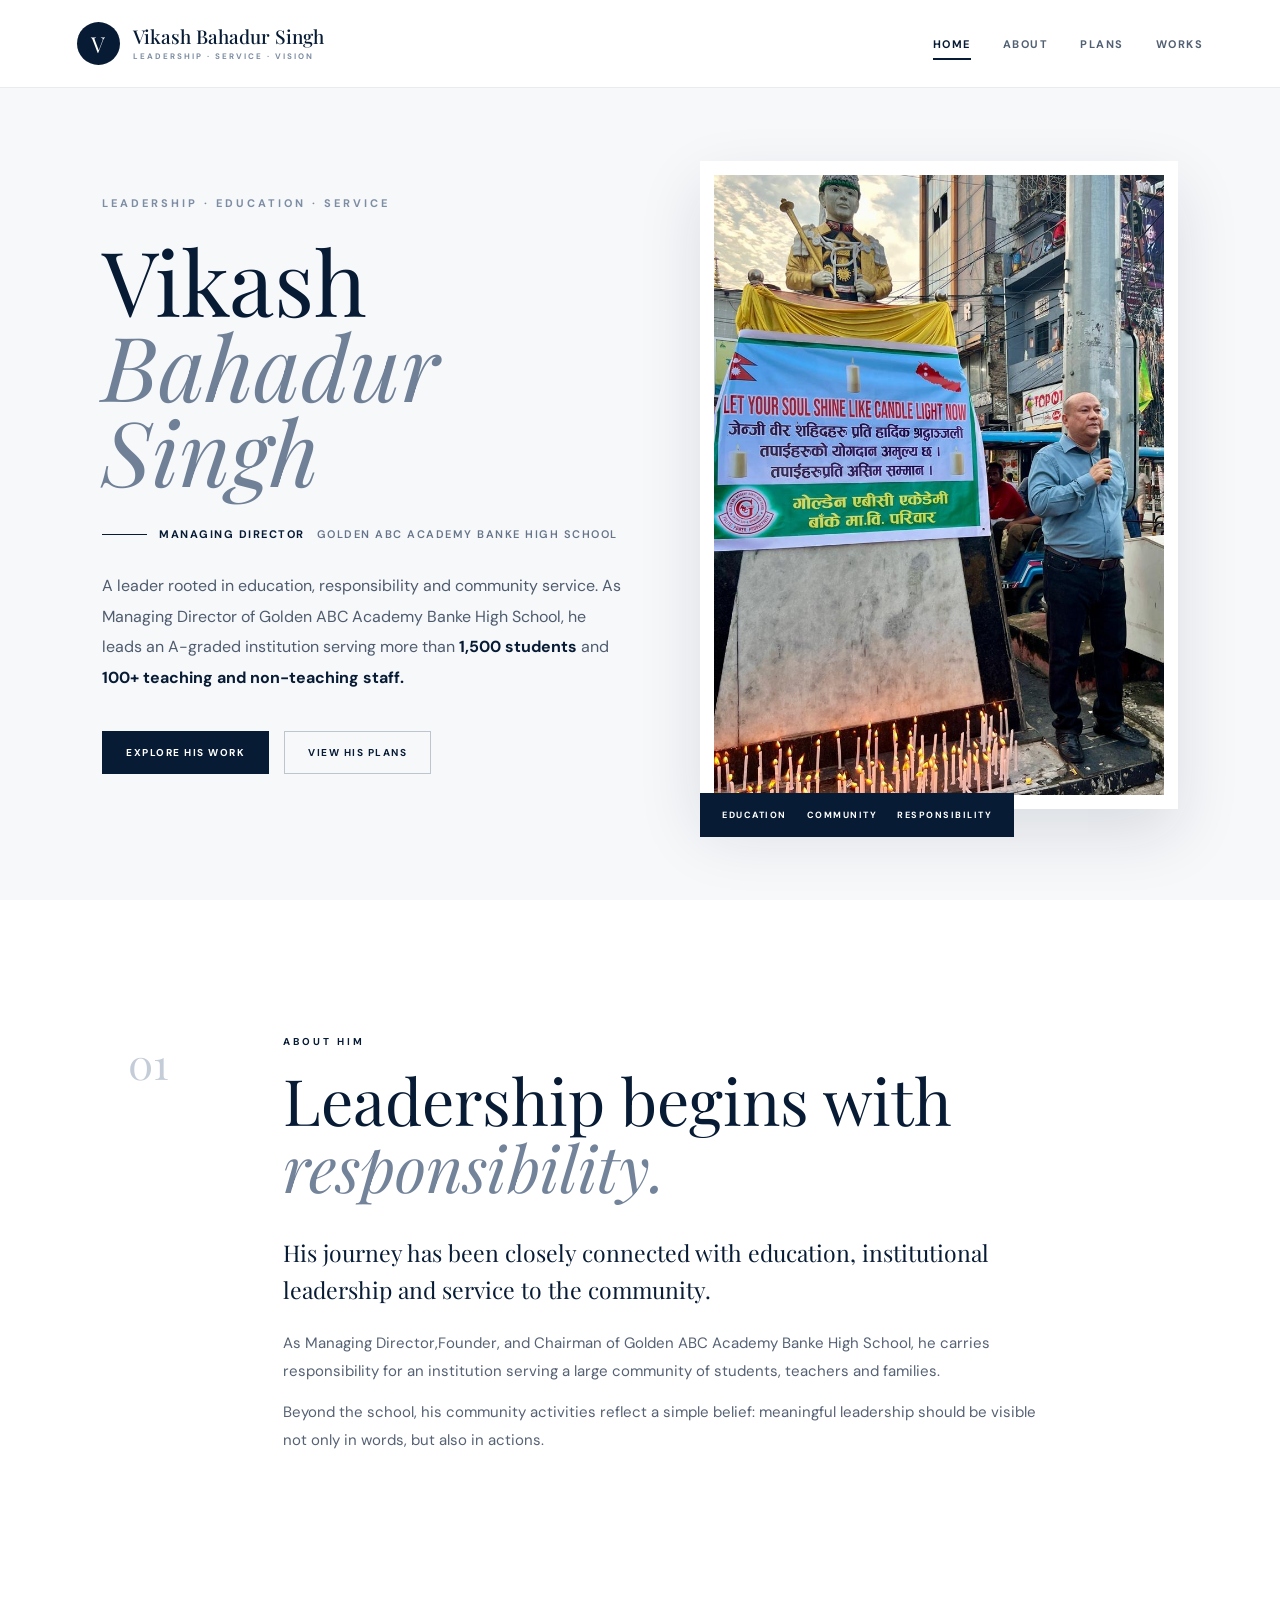
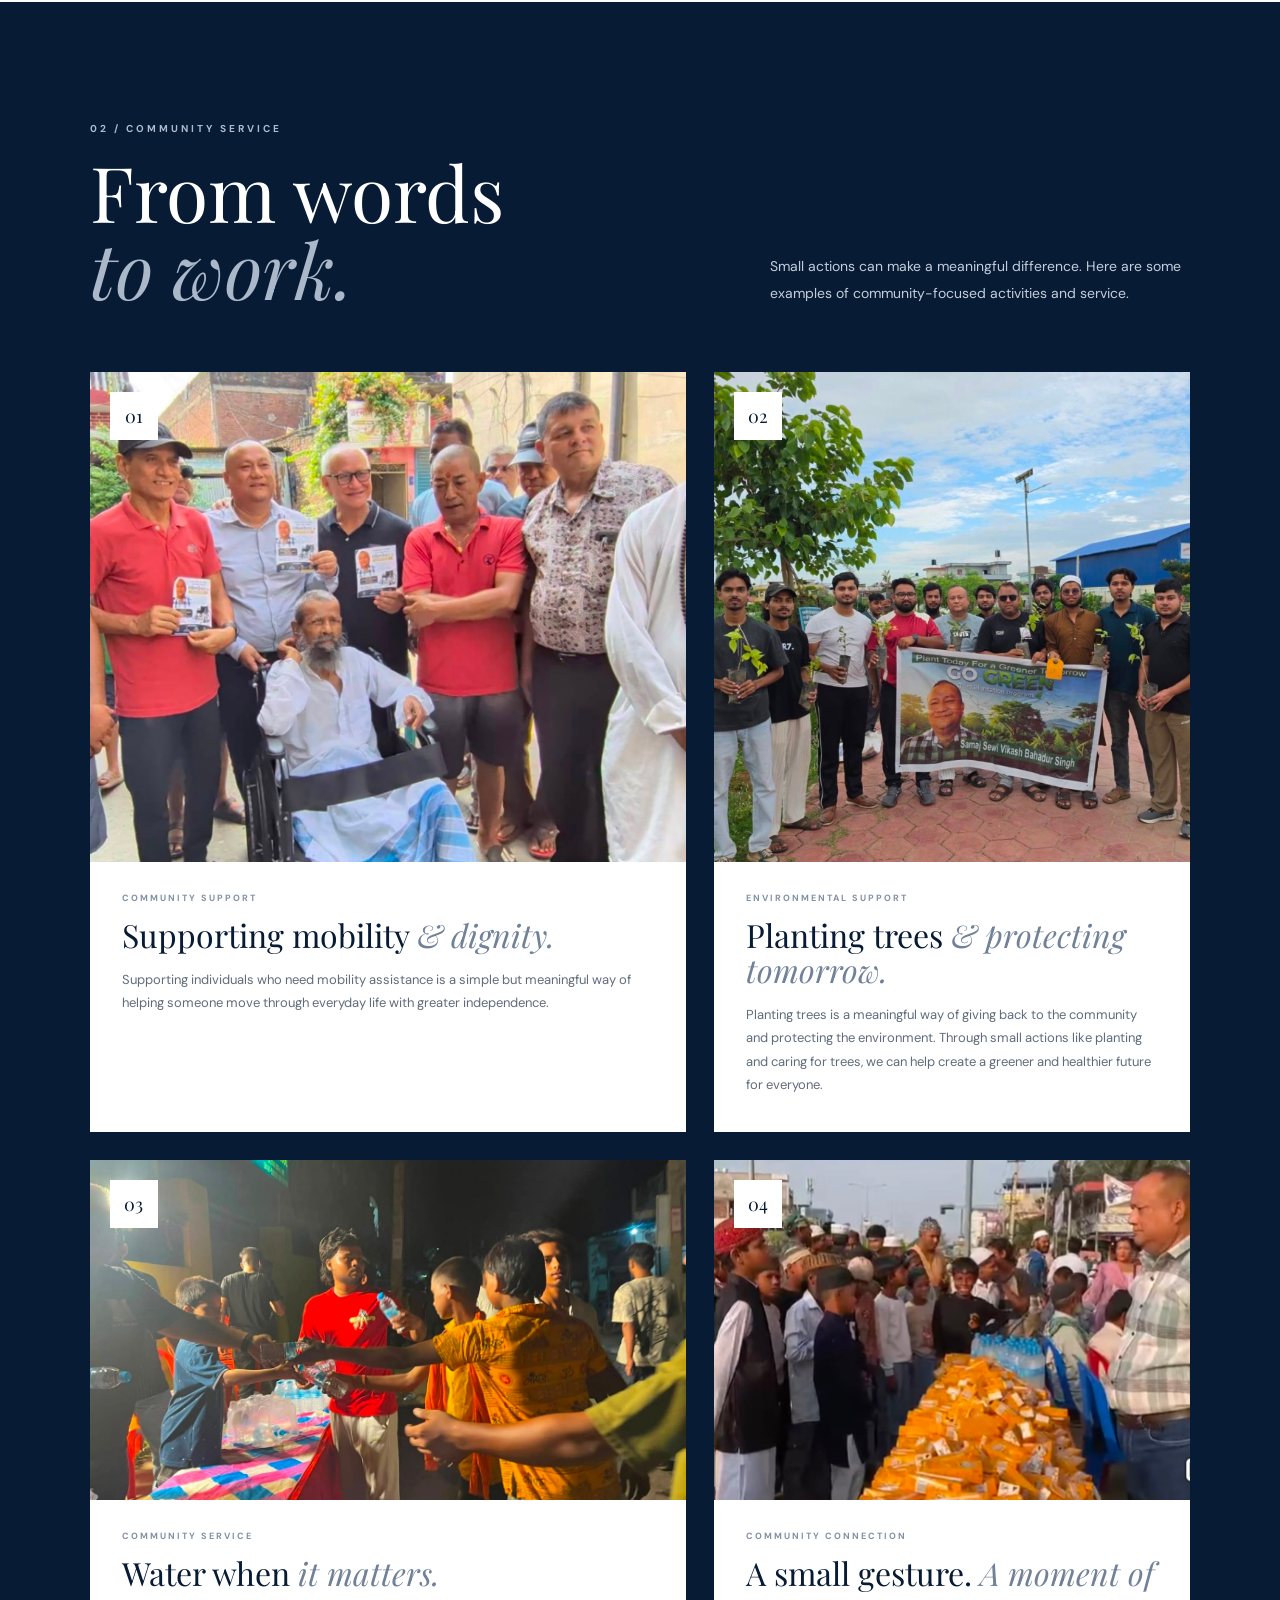
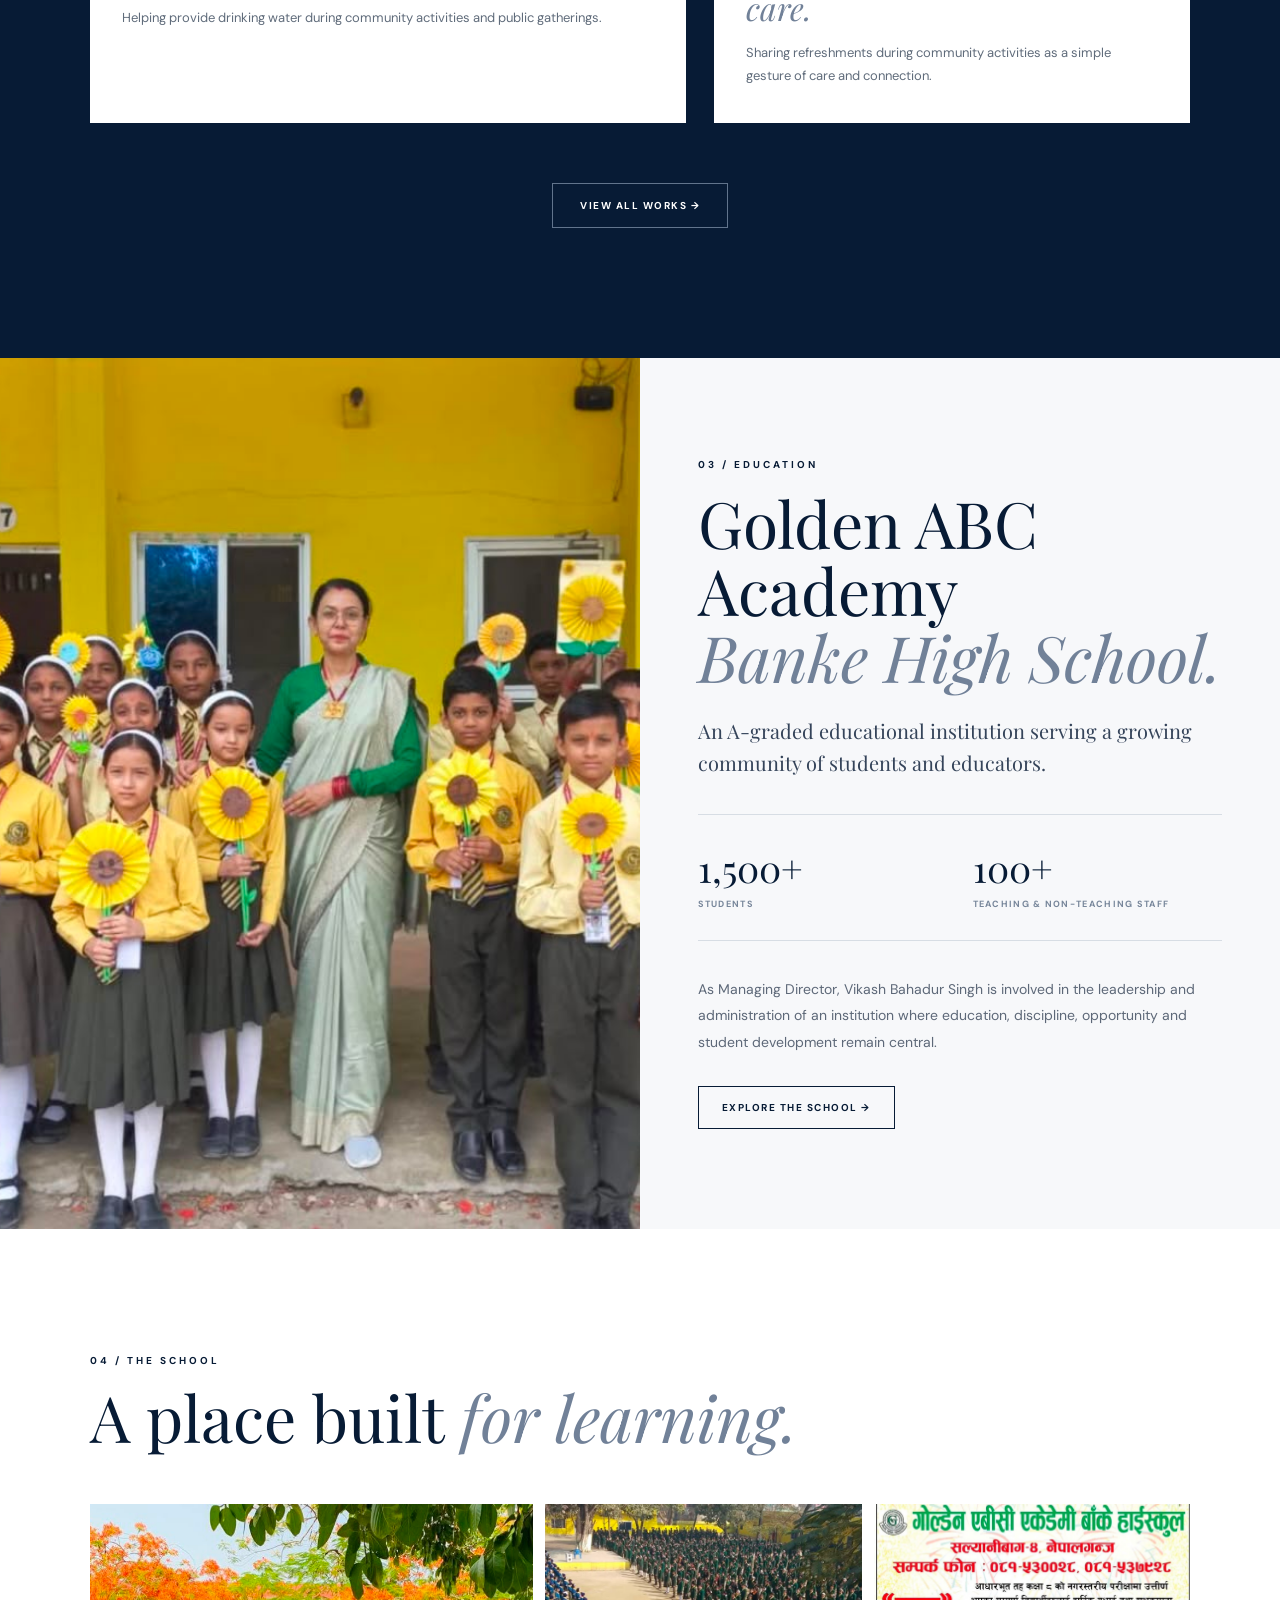
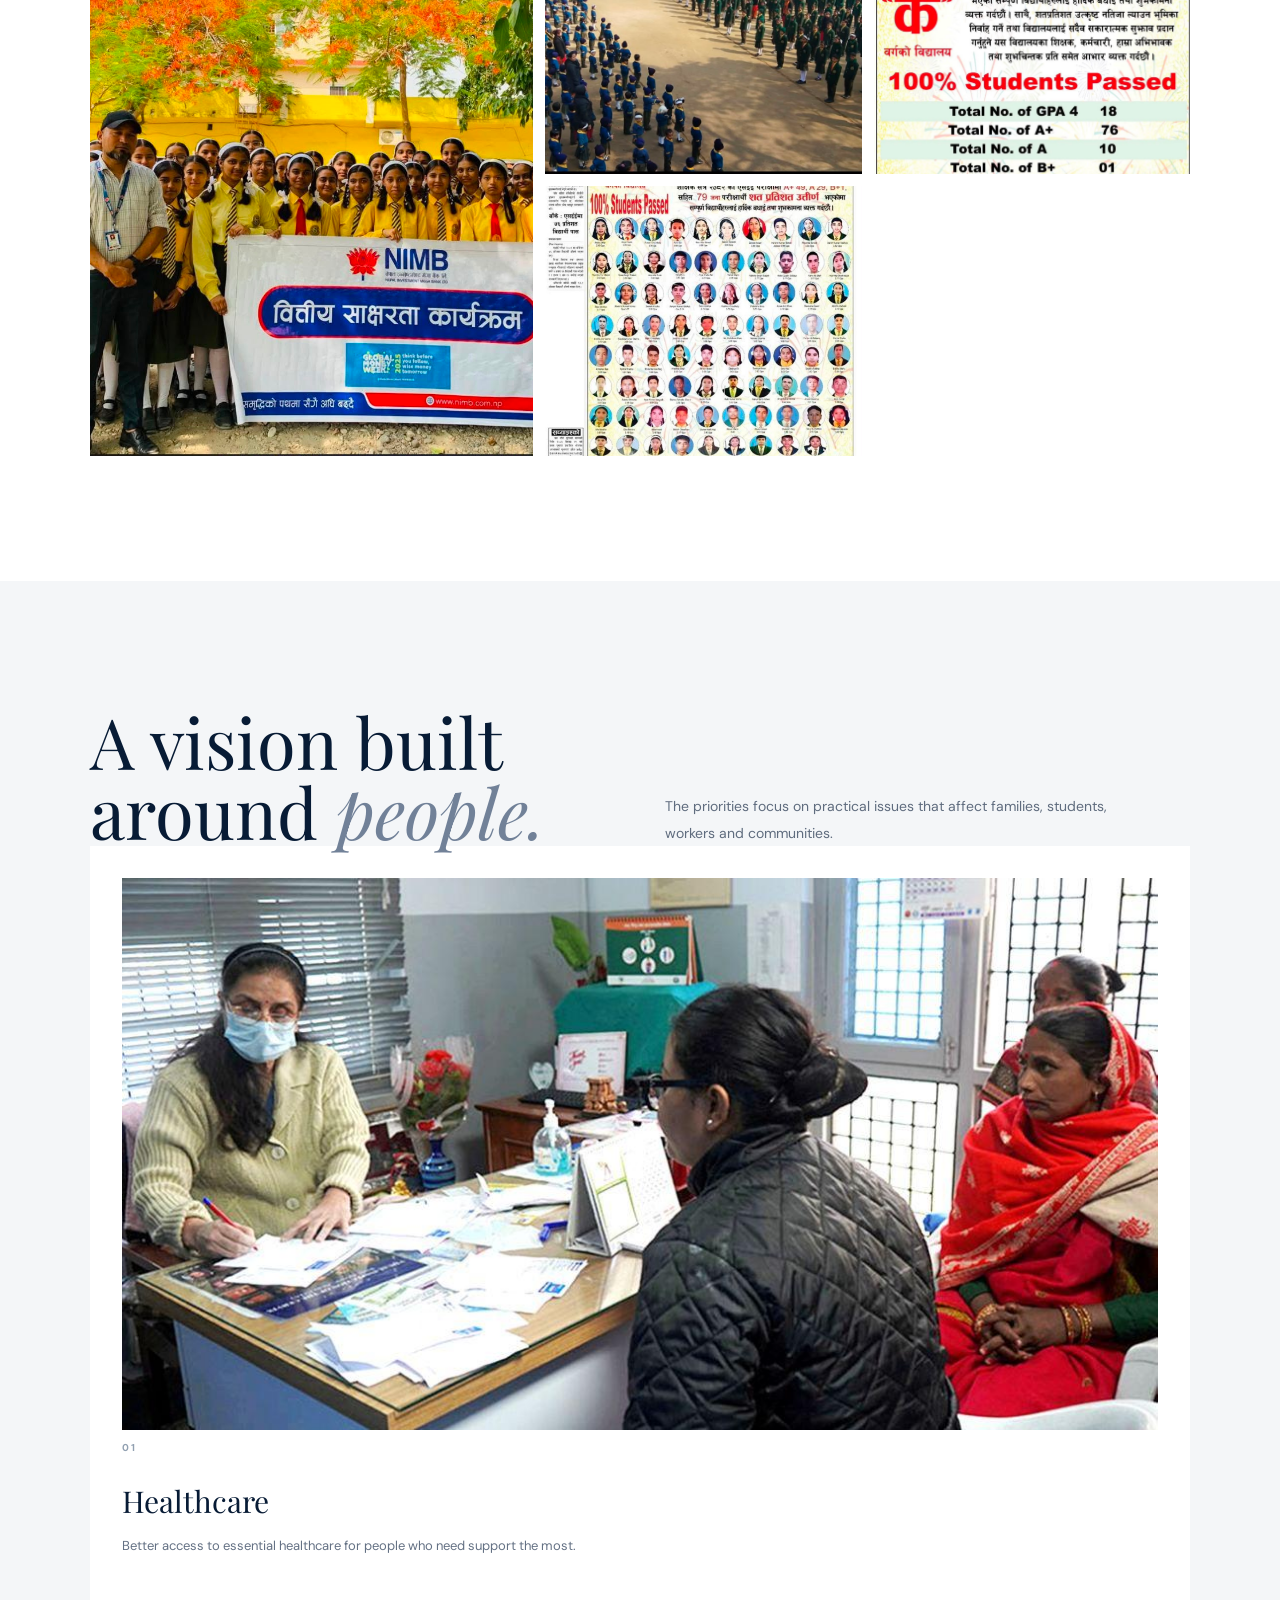
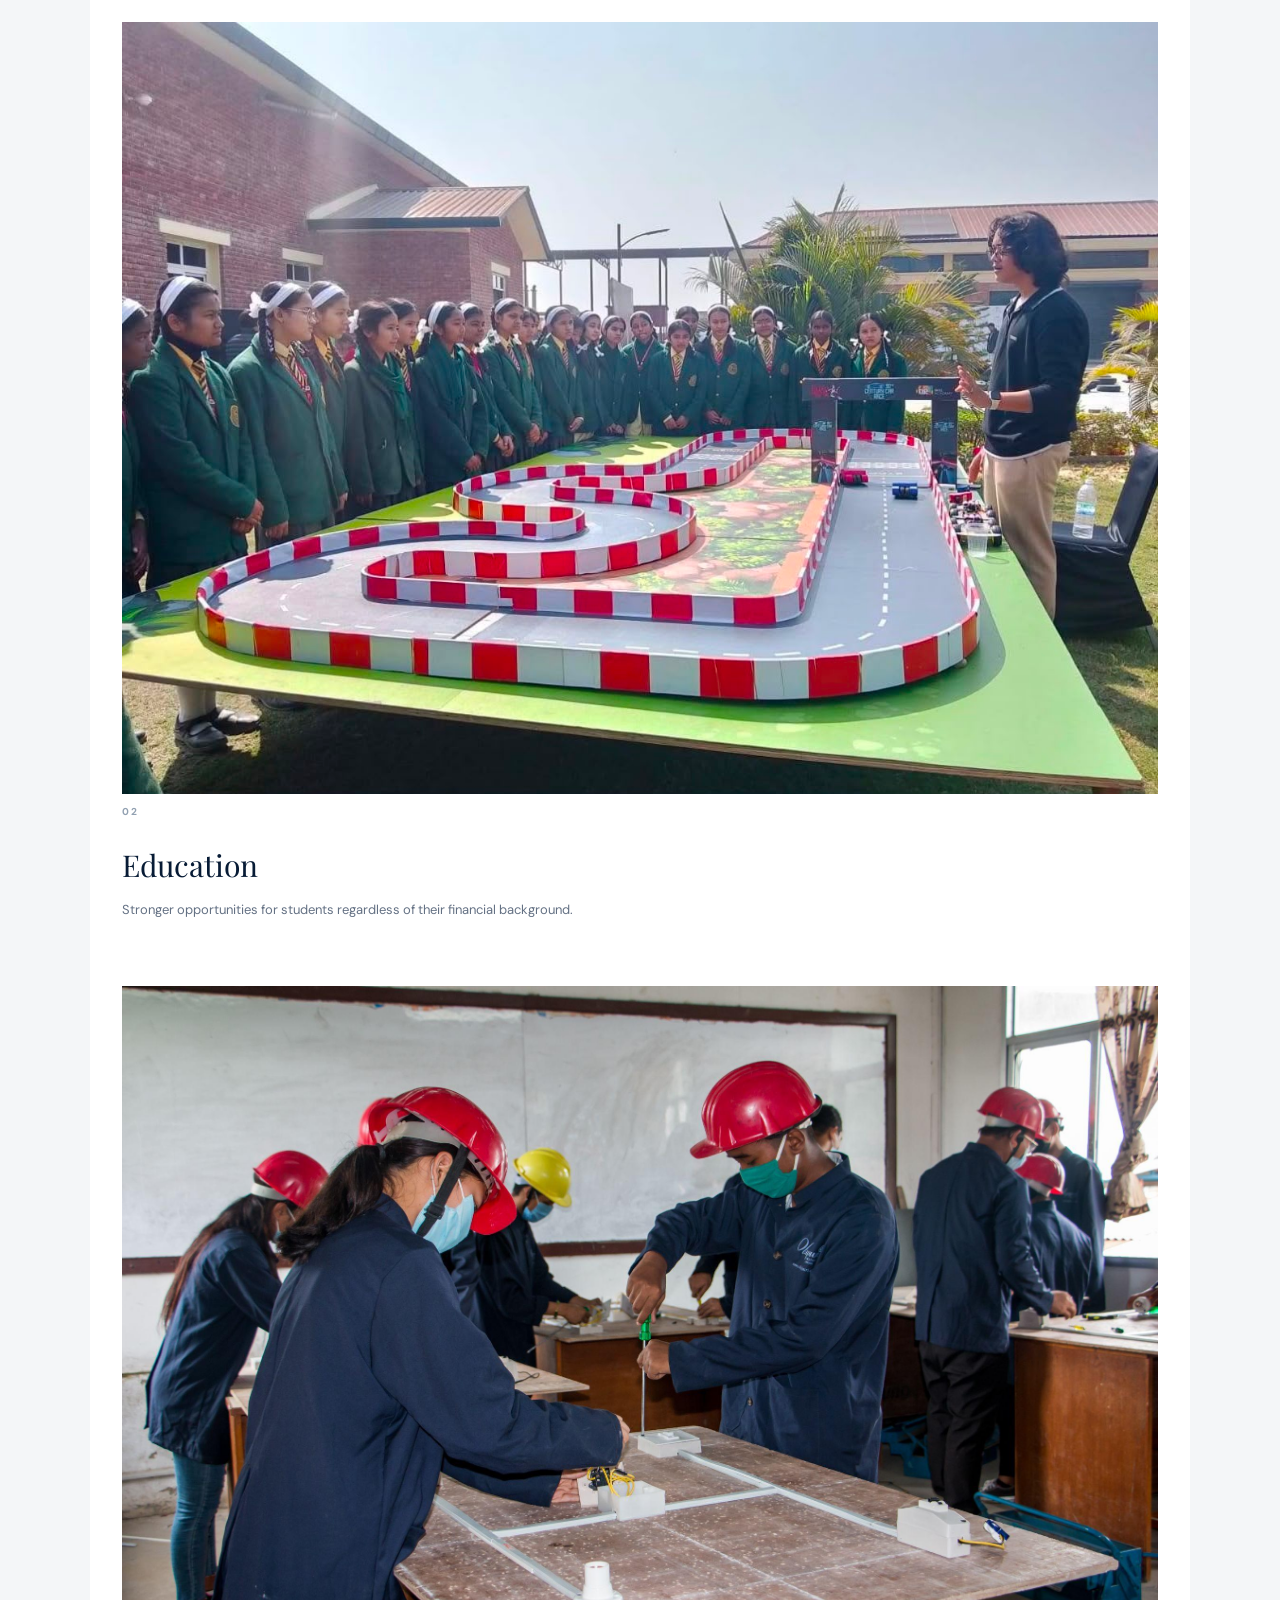
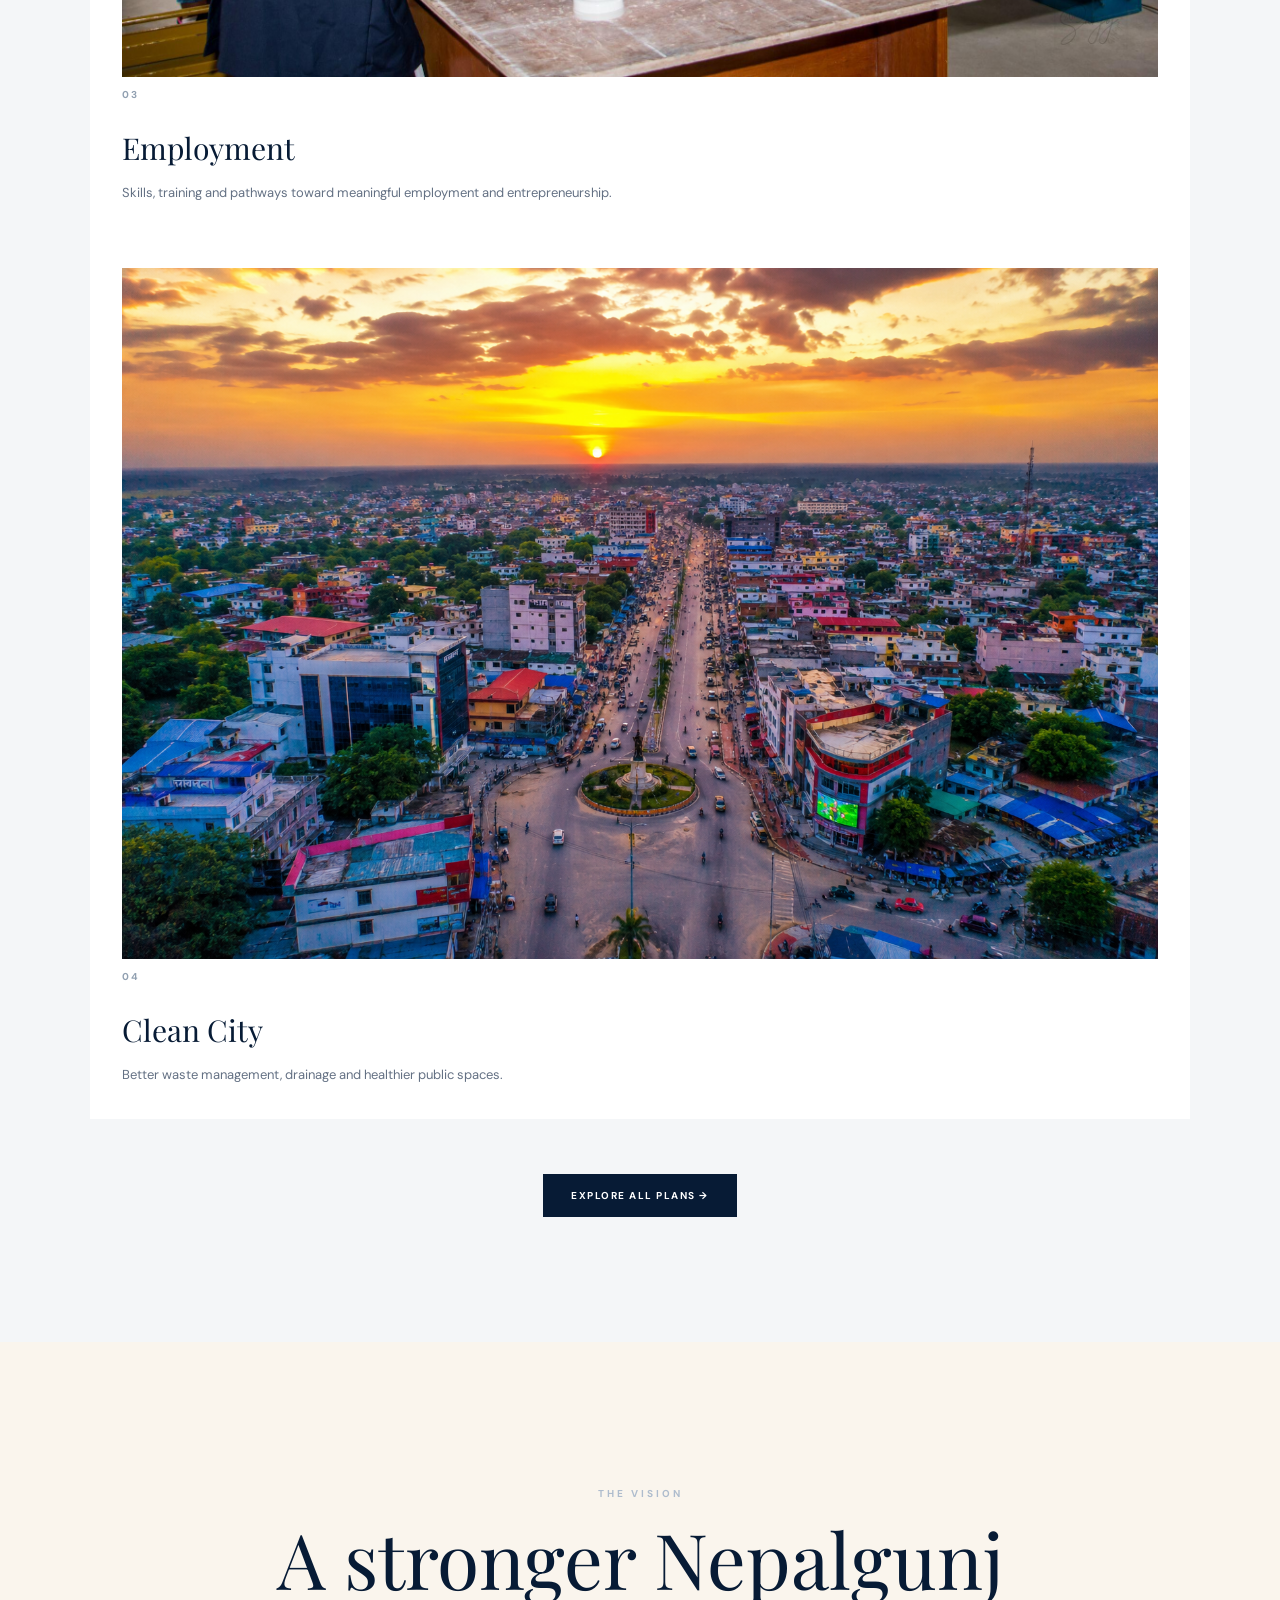
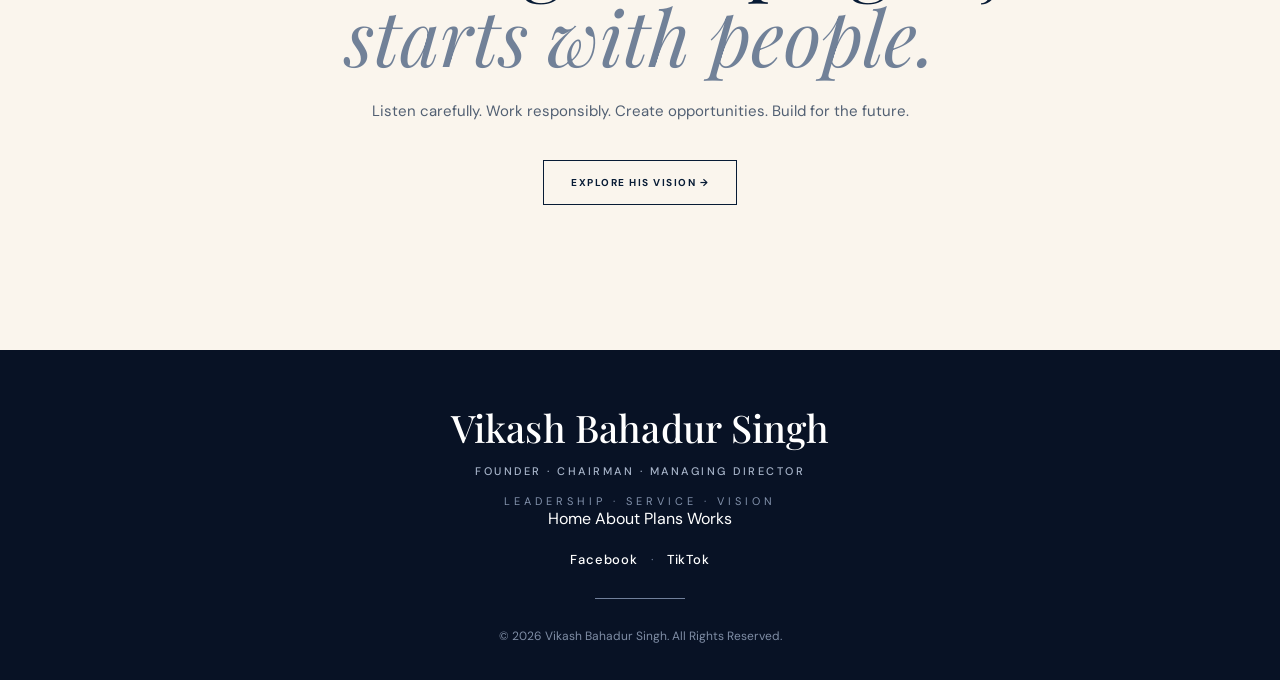
<file: index.html>
<!DOCTYPE html>
<html lang="en">

<head>

    <meta charset="UTF-8">

    <meta name="viewport" content="width=device-width, initial-scale=1.0">

    <title>Vikash Bahadur Singh | Leadership & Service</title>

    <!-- Google Fonts -->
    <link rel="preconnect" href="https://fonts.googleapis.com">
    <link rel="preconnect" href="https://fonts.gstatic.com" crossorigin>

    <link
        href="https://fonts.googleapis.com/css2?family=DM+Sans:wght@400;500;600;700&family=Playfair+Display:wght@400;500;600&display=swap"
        rel="stylesheet"
    >

    <!-- Main CSS -->
    <link rel="stylesheet" href="css/style.css">

</head>


<body>


<!-- =====================================================
     NAVBAR
===================================================== -->

<header class="navbar">

    <a href="index.html" class="logo-area">

        <div class="logo-mark">
            V
        </div>

        <div class="logo-text">

            <h3>Vikash Bahadur Singh</h3>

            <p>
                LEADERSHIP · SERVICE · VISION
            </p>

        </div>

    </a>


    <nav class="navigation">

        <a href="index.html" class="active">
            HOME
        </a>

        <a href="about.html">ABOUT</a>

        <a href="plans.html">
            PLANS
        </a>

        <a href="works.html">
            WORKS
        </a>

        

       
    </nav>


   

</header>



<main>


<!-- =====================================================
     HERO
===================================================== -->

<section class="hero">

    <div class="hero-left">

        <p class="eyebrow">
            LEADERSHIP · EDUCATION · SERVICE
        </p>


        <h1>

            Vikash
            <span>Bahadur Singh</span>

        </h1>


        <div class="hero-role">

            <span></span>

            MANAGING DIRECTOR
            <strong>
                GOLDEN ABC ACADEMY BANKE HIGH SCHOOL
            </strong>

        </div>


        <p class="hero-description">

            A leader rooted in education, responsibility and
            community service. As Managing Director of Golden ABC
            Academy Banke High School, he leads an A-graded
            institution serving more than
            <strong>1,500 students</strong> and
            <strong>100+ teaching and non-teaching staff.</strong>

        </p>


        <div class="hero-buttons">

            <a href="#works" class="primary-button">
                EXPLORE HIS WORK
            </a>

            <a href="plans.html" class="secondary-button">
                VIEW HIS PLANS
            </a>

        </div>

    </div>



    <div class="hero-right">

        <div class="hero-image-frame">

            <img
                src="images/Mamako.jpeg"
                alt="Vikash Bahadur Singh"
            >

        </div>


        <div class="hero-caption">

            <span>
                EDUCATION
            </span>

            <span>
                COMMUNITY
            </span>

            <span>
                RESPONSIBILITY
            </span>

        </div>

    </div>

</section>



<!-- =====================================================
     INTRODUCTION
===================================================== -->

<section class="intro-section" id="about">

    <div class="intro-number">
        01
    </div>


    <div class="intro-content">

        <p class="section-label">
            ABOUT HIM
        </p>


        <h2>

            Leadership begins with
            <span>responsibility.</span>

        </h2>


        <p class="intro-large">

            His journey has been closely connected with education,
            institutional leadership and service to the community.

        </p>


        <p>

            As Managing Director,Founder, and Chairman of Golden ABC Academy Banke High
            School, he carries responsibility for an institution
            serving a large community of students, teachers and
            families.

        </p>


        <p>

            Beyond the school, his community activities reflect a
            simple belief: meaningful leadership should be visible
            not only in words, but also in actions.

        </p>

    </div>

</section>



<!-- =====================================================
     HIS WORK
===================================================== -->

<section class="works-preview" id="works">

    <div class="works-heading">

        <div>

            <p class="section-label light">
                02 / COMMUNITY SERVICE
            </p>

            <h2>
                From words
                <span>to work.</span>
            </h2>

        </div>


        <p class="works-heading-text">

            Small actions can make a meaningful difference.
            Here are some examples of community-focused activities
            and service.

        </p>

    </div>



    <div class="work-grid">


        <!-- WORK 01 -->

        <article class="work-card large-card">

            <div class="work-image">

                <img
                    src="images/wheelchair.jpeg"
                    alt="Wheelchair support"
                >

                <div class="work-number">
                    01
                </div>

            </div>


            <div class="work-info">

                <p>
                    COMMUNITY SUPPORT
                </p>

                <h3>
                    Supporting mobility
                    <span>& dignity.</span>
                </h3>

                <p class="work-description">

                    Supporting individuals who need mobility
                    assistance is a simple but meaningful way
                    of helping someone move through everyday
                    life with greater independence.

                </p>

            </div>

        </article>



        <!-- WORK 02 -->

<article class="work-card large-card">

    <div class="work-image">

        <img 
            src="images/Tress.jpeg" 
            alt="Planting trees and supporting the environment"
        >

        <div class="work-number">
            02
        </div>

    </div>


    <div class="work-info">

        <p>
            ENVIRONMENTAL SUPPORT
        </p>

        <h3>
            Planting trees
            <span>& protecting tomorrow.</span>
        </h3>

        <p class="work-description">

            Planting trees is a meaningful way of giving back
            to the community and protecting the environment.
            Through small actions like planting and caring for
            trees, we can help create a greener and healthier
            future for everyone.

        </p>

    </div>

</article>



        <!-- WORK 03 -->

        <article class="work-card">

            <div class="work-image">

                <img
                    src="images/Pani.jpeg"
                    alt="Water distribution"
                >

                <div class="work-number">
                    03
                </div>

            </div>


            <div class="work-info">

                <p>
                    COMMUNITY SERVICE
                </p>

                <h3>
                    Water when
                    <span>it matters.</span>
                </h3>

                <p class="work-description">

                    Helping provide drinking water during
                    community activities and public gatherings.

                </p>

            </div>

        </article>



        <!-- WORK 04 -->

        <article class="work-card">

            <div class="work-image">

                <img
                    src="images/Frooti.jpeg"
                    alt="Community refreshment distribution"
                >

                <div class="work-number">
                    04
                </div>

            </div>


            <div class="work-info">

                <p>
                    COMMUNITY CONNECTION
                </p>

                <h3>
                    A small gesture.
                    <span>A moment of care.</span>
                </h3>

                <p class="work-description">

                    Sharing refreshments during community
                    activities as a simple gesture of care
                    and connection.

                </p>

            </div>

        </article>


    </div>


    <div class="works-button">

        <a href="works.html">
            VIEW ALL WORKS →
        </a>

    </div>

</section>



<!-- =====================================================
     SCHOOL
===================================================== -->

<section class="school-section">

    <div class="school-image">

        <img
            src="images/SchoolMaiju.jpeg"
            alt="Golden ABC Academy Banke High School"
        >

    </div>


    <div class="school-content">

        <p class="section-label">
            03 / EDUCATION
        </p>


        <h2>

            Golden ABC Academy
            <span>Banke High School.</span>

        </h2>


        <p class="school-intro">

            An A-graded educational institution serving a growing
            community of students and educators.

        </p>


        <div class="school-stats">

            <div>

                <strong>
                    1,500+
                </strong>

                <span>
                    STUDENTS
                </span>

            </div>


            <div>

                <strong>
                    100+
                </strong>

                <span>
                    TEACHING & NON-TEACHING STAFF
                </span>

            </div>

        </div>


        <p class="school-description">

            As Managing Director, Vikash Bahadur Singh is involved
            in the leadership and administration of an institution
            where education, discipline, opportunity and student
            development remain central.

        </p>


        <a href="about.html" class="outline-button">
            EXPLORE THE SCHOOL →
        </a>

    </div>

</section>



<!-- =====================================================
     SCHOOL GALLERY
===================================================== -->

<section class="gallery-section">

    <div class="gallery-heading">

        <p class="section-label">
            04 / THE SCHOOL
        </p>

        <h2>
            A place built
            <span>for learning.</span>
        </h2>

    </div>


    <div class="school-gallery">

        <div class="gallery-item gallery-large">

            <img
                src="images/School2.jpeg"
                alt="Golden ABC Academy"
            >

        </div>


        <div class="gallery-item">

            <img
                src="images/MainSchool.jpeg"
                alt="Golden ABC Academy students"
            >

        </div>


        <div class="gallery-item">

            <img
                src="images/Schoool.jpeg"
                alt="Golden ABC Academy school activity"
            >

        </div>


        <div class="gallery-item">

            <img
                src="images/School naya.jpeg"
                alt="Golden ABC Academy"
            >

        </div>


        

    </div>

</section>



<!-- =====================================================
     PRIORITIES
===================================================== -->

<section class="priorities-section">

    <div class="priorities-heading">

       


        <h2>

            A vision built around
            <span>people.</span>

        </h2>


        <p>

            The priorities focus on practical issues that affect
            families, students, workers and communities.

        </p>

    </div>


    <div class="priority-card">

    <div class="priority-image">
        <img 
            src="images/Hospital ko lagi.jpg" 
            alt="Healthcare support"
        >
    </div>

    <span>
        01
    </span>

    <h3>
        Healthcare
    </h3>

    <p>
        Better access to essential healthcare for people
        who need support the most.
    </p>

</div>


        <div class="priority-card">


            <div class="priority-image">
        <img 
            src="images/School1.jpeg" 
            alt="Quality Education"
        >
    </div>

            <span>
                02
            </span>

            <h3>
                Education
            </h3>

            <p>
                Stronger opportunities for students regardless
                of their financial background.
            </p>

        </div>


        <div class="priority-card">

            <div class="priority-image">
        <img 
            src="images/employment ko lagi.jpg" 
            alt="Employment Opportunities"
        >
    </div>

            <span>
                03
            </span>

            <h3>
                Employment
            </h3>

            <p>
                Skills, training and pathways toward meaningful
                employment and entrepreneurship.
            </p>

        </div>


        <div class="priority-card">

            <div class="priority-image">
        <img 
            src="images/nepalgunj.jpeg" 
            alt="Our Nepalgunj"
        >
    </div>

            <span>
                04
            </span>

            <h3>
                Clean City
            </h3>

            <p>
                Better waste management, drainage and healthier
                public spaces.
            </p>

        </div>


    
        
    </div>


    <div class="plans-link">

        <a href="plans.html">
            EXPLORE ALL PLANS →
        </a>

    </div>

</section>



<!-- =====================================================
     CLOSING STATEMENT
===================================================== -->

<section class="closing-section">

    <p class="section-label light">
        THE VISION
    </p>


    <h2>

        A stronger Nepalgunj
        <span>starts with people.</span>

    </h2>


    <p>

        Listen carefully. Work responsibly.
        Create opportunities. Build for the future.

    </p>


    <a href="plans.html" class="closing-button">
        EXPLORE HIS VISION →
    </a>

</section>





<!-- =====================================================
     FOOTER
===================================================== -->

<footer class="site-footer">


<div class="footer-content">

    <!-- NAME -->
    <h2>
        Vikash Bahadur Singh
    </h2>

    <!-- DESIGNATION -->
    <p class="footer-position">
        Founder · Chairman · Managing Director
    </p>

    <!-- TAGLINE -->
    <p class="footer-tagline">
        LEADERSHIP · SERVICE · VISION
    </p>

    <!-- FOOTER NAVIGATION -->
    <nav class="footer-nav">

        <a href="index.html">Home</a>

        <a href="about.html">About</a>

        <a href="plans.html">Plans</a>

        <a href="works.html">Works</a>

    </nav>

    <!-- SOCIAL MEDIA -->
    <div class="footer-social">

        <a
            href="https://www.facebook.com/share/1F189miFLn/?mibextid=wwXIfr"
            target="_blank"
            rel="noopener noreferrer"
        >
            Facebook
        </a>

        <span>·</span>

        <a
            href="https://www.tiktok.com/@vikash.bahadur.si?_r=1&_t=ZS-99VP66fWkR3"
            target="_blank"
            rel="noopener noreferrer"
        >
            TikTok
        </a>

    </div>

    <!-- DECORATIVE LINE -->
    <div class="footer-line"></div>

    <!-- COPYRIGHT -->
    <p class="footer-copyright">
        © 2026 Vikash Bahadur Singh. All Rights Reserved.
    </p>

</div>


</footer>



</body>
</html>
</file>
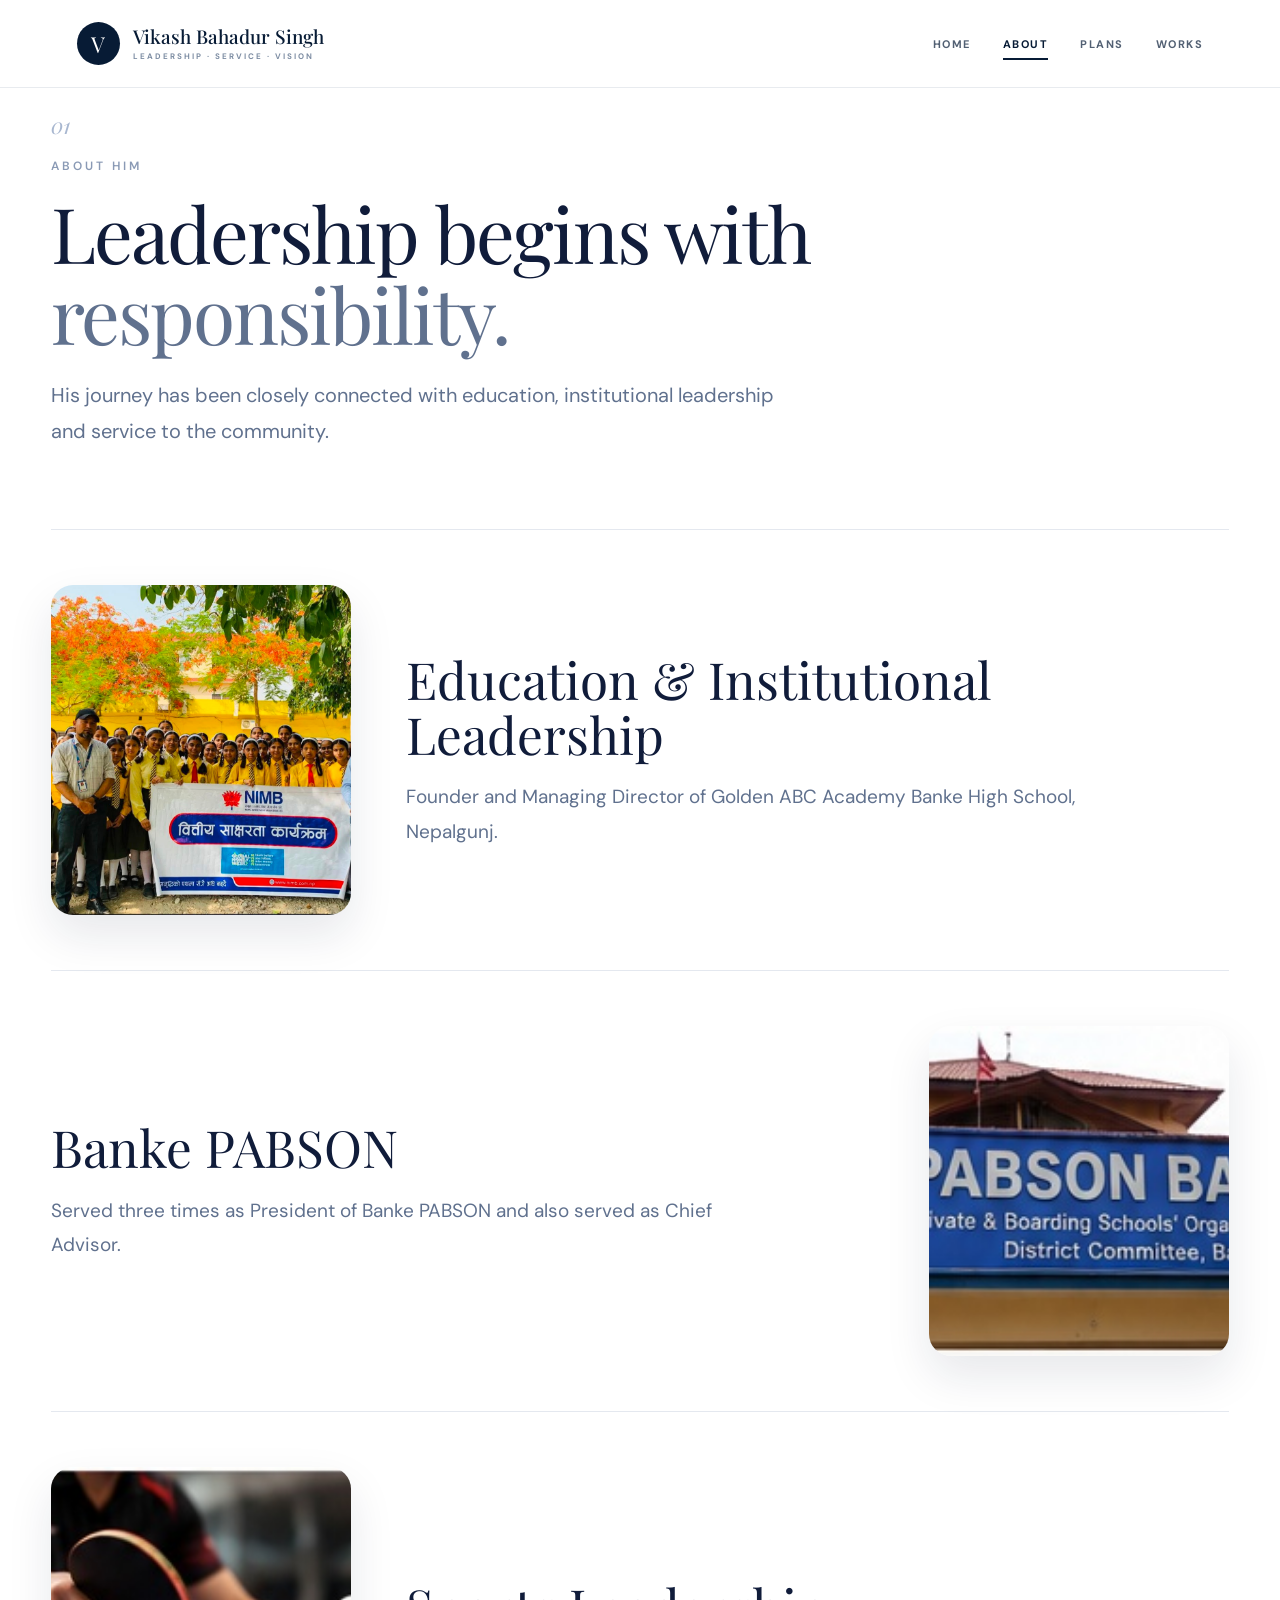
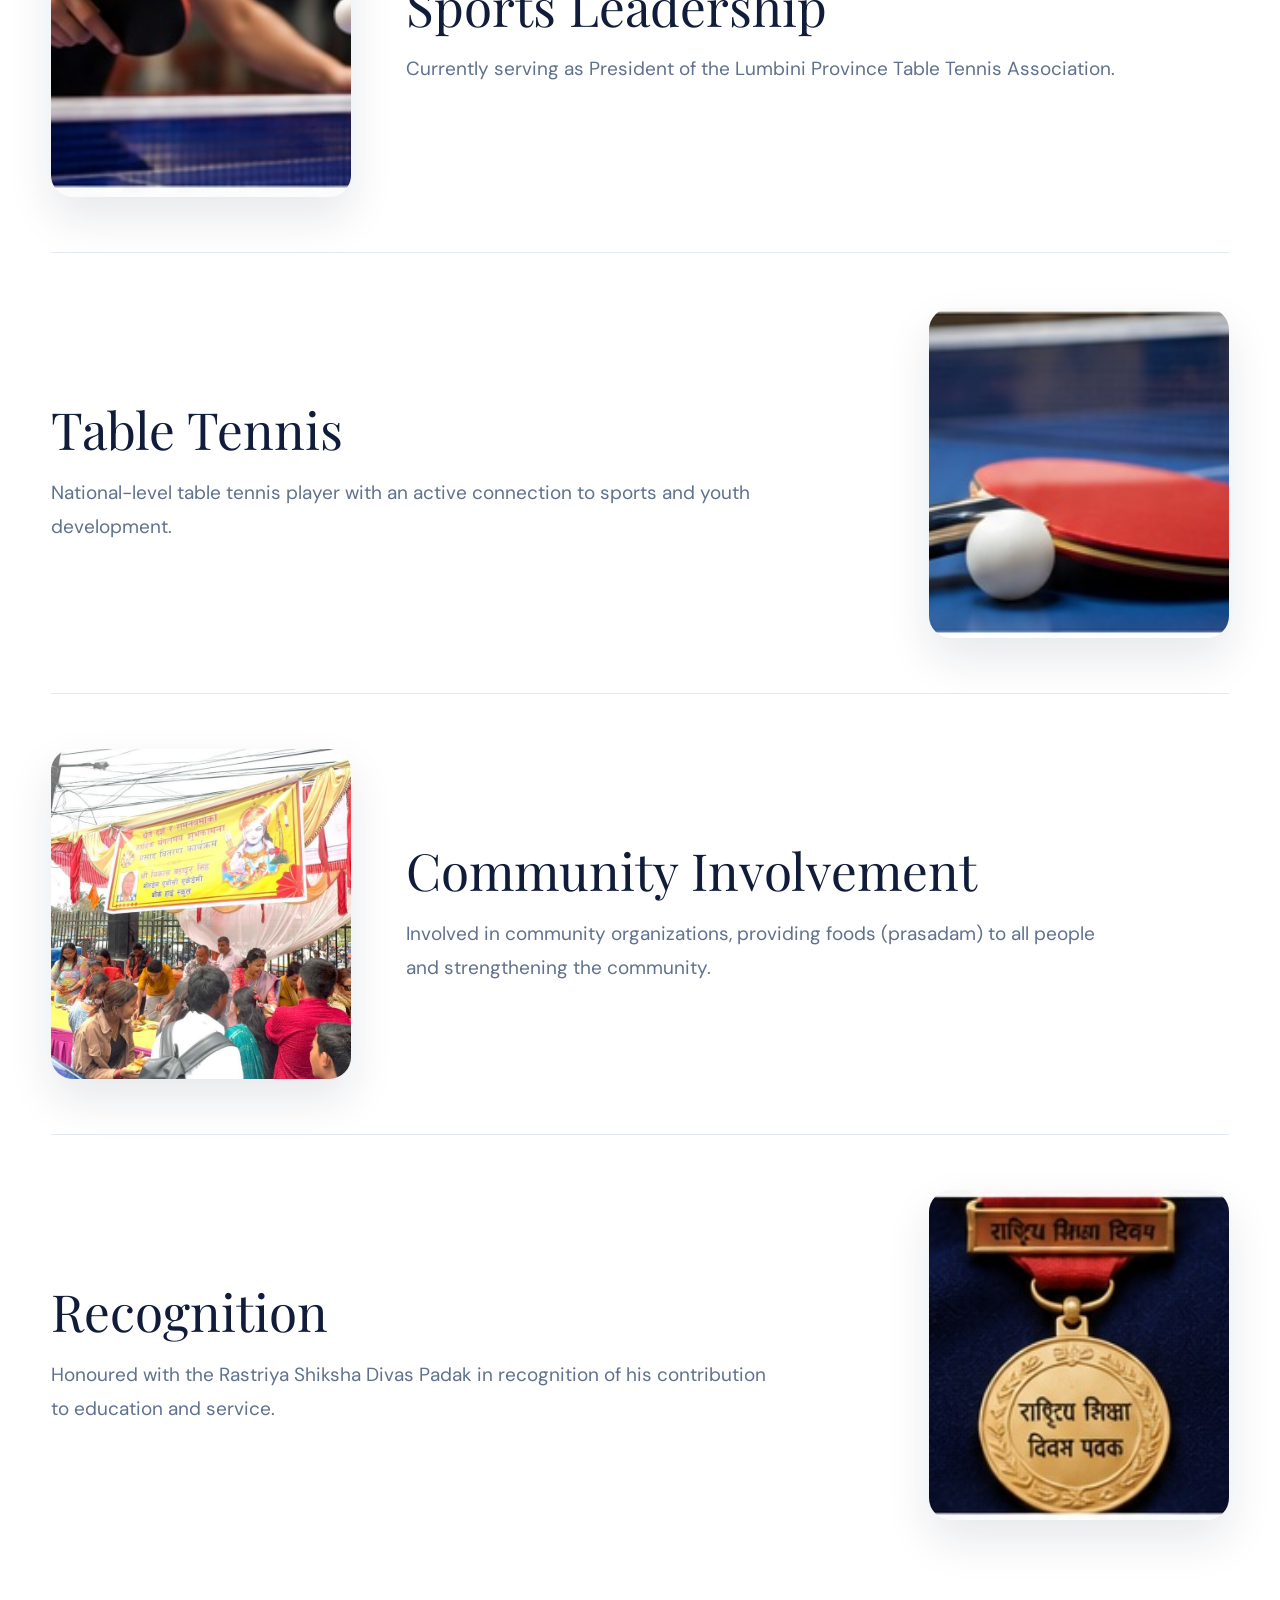
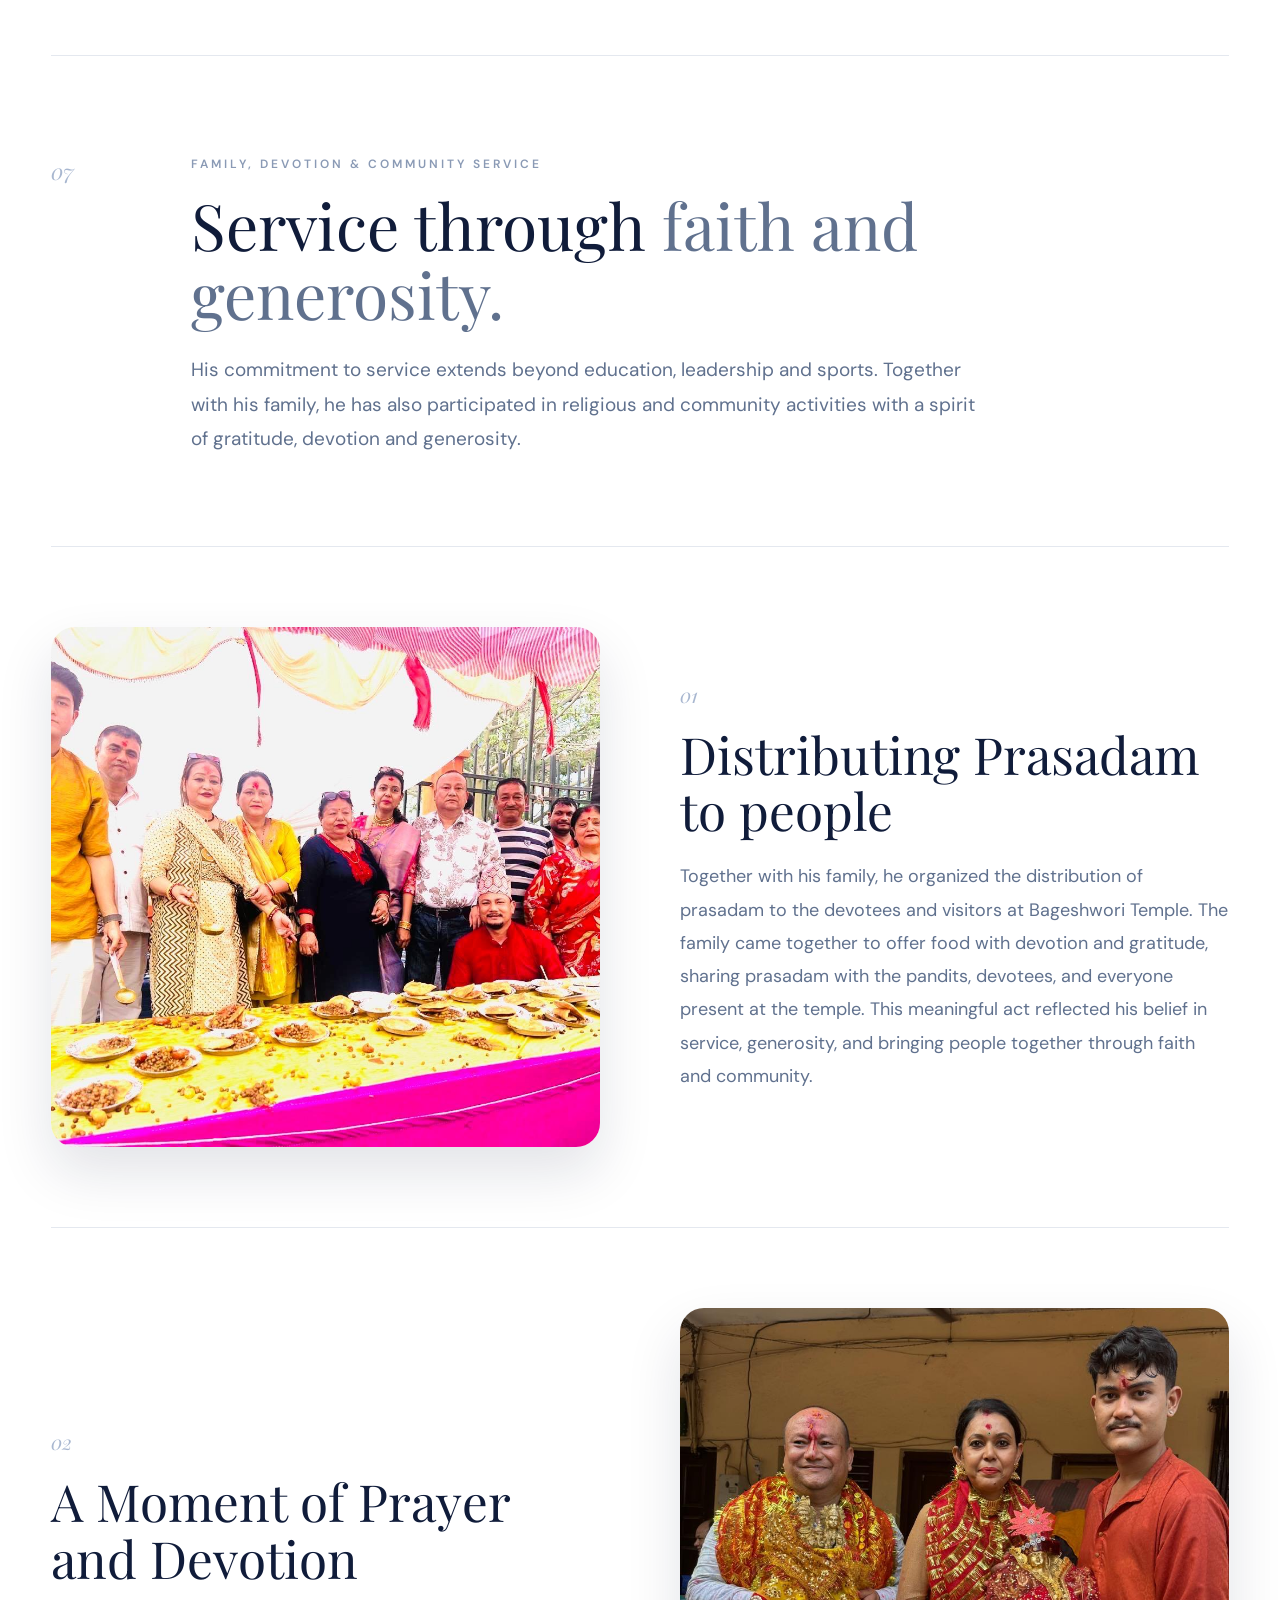
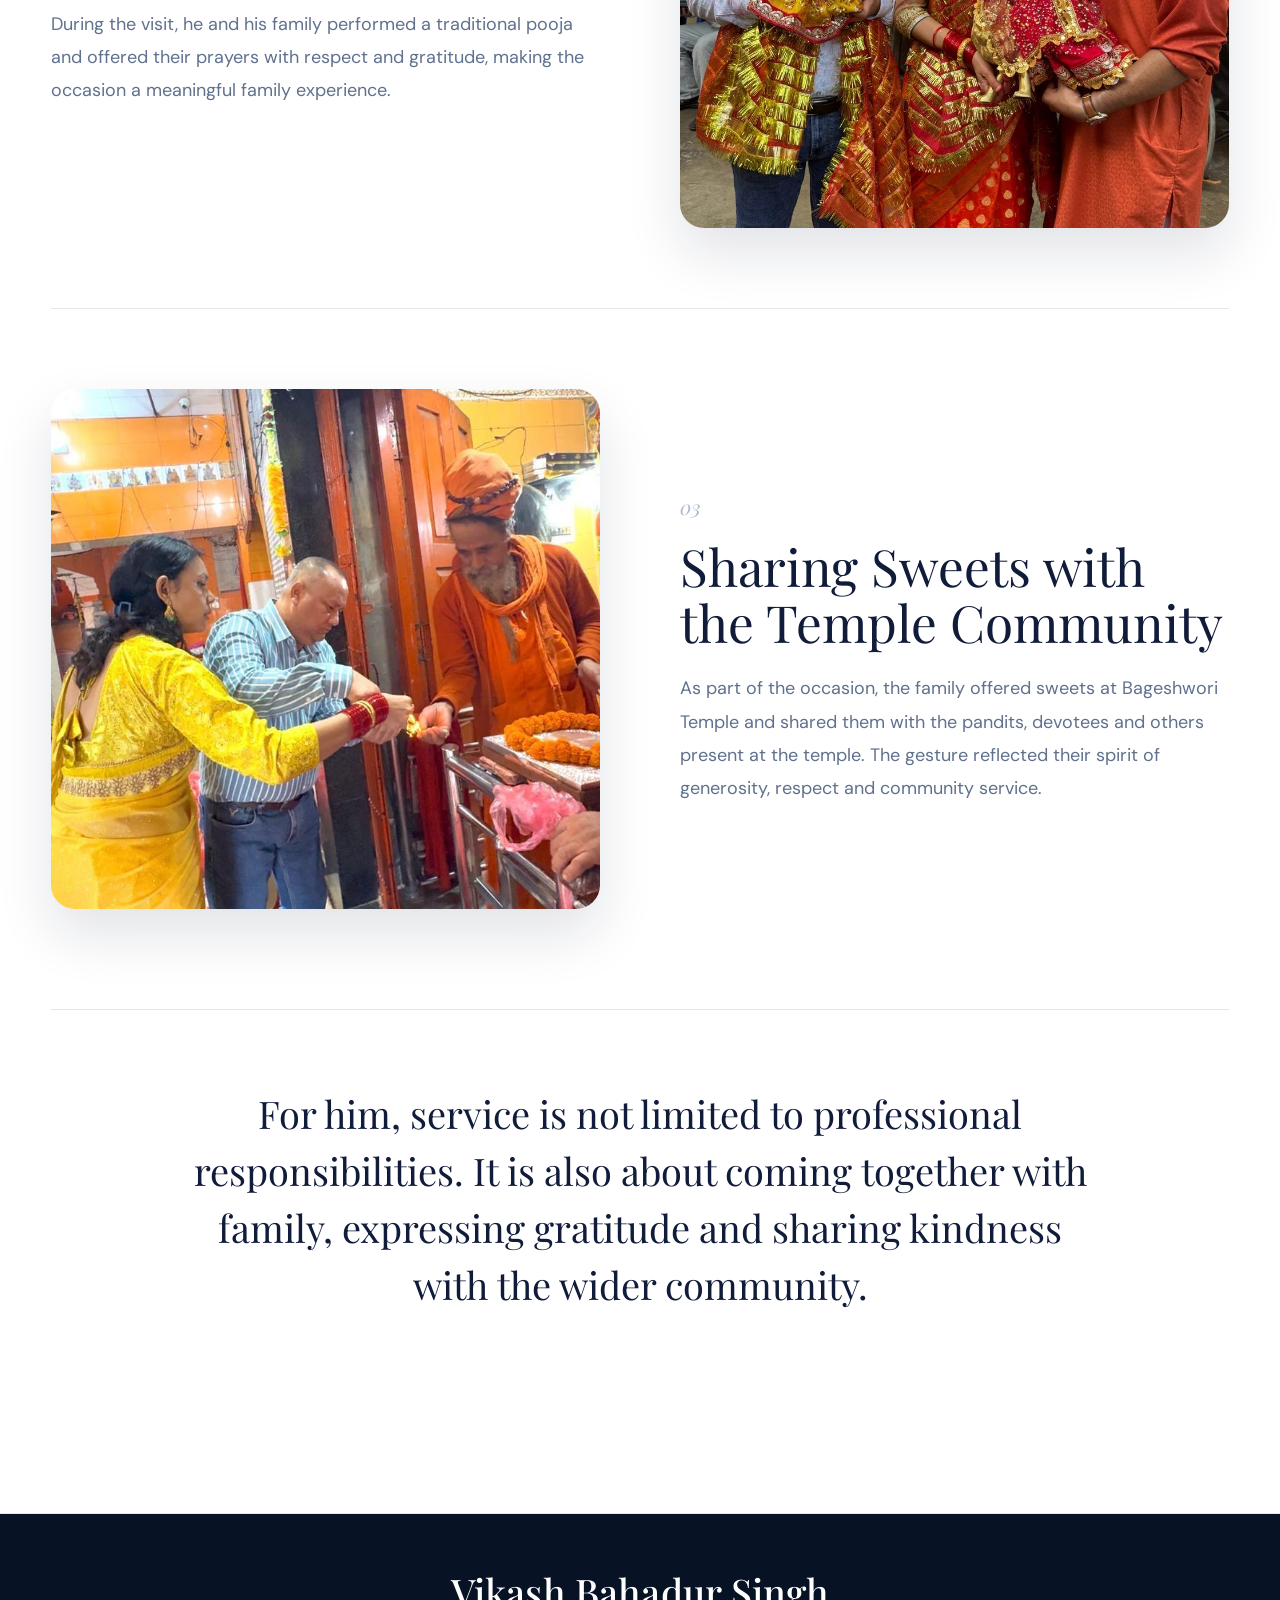
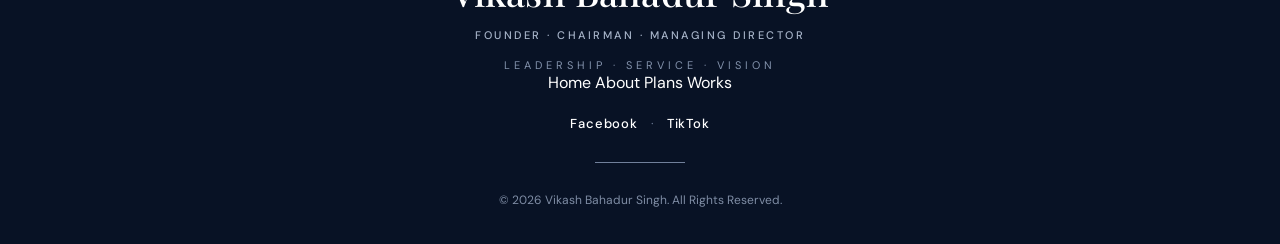
<file: about.html>
<!DOCTYPE html>
<html lang="en">

<head>

    <meta charset="UTF-8">

    <meta name="viewport" content="width=device-width, initial-scale=1.0">

    <title>Vikash Bahadur Singh | About</title>

    <!-- Google Fonts -->
    <link rel="preconnect" href="https://fonts.googleapis.com">
    <link rel="preconnect" href="https://fonts.gstatic.com" crossorigin>

    <link
        href="https://fonts.googleapis.com/css2?family=DM+Sans:wght@400;500;600;700&family=Playfair+Display:wght@400;500;600&display=swap"
        rel="stylesheet">

    <!-- MAIN WEBSITE CSS -->
    <link rel="stylesheet" href="css/style.css">

    <!-- ABOUT PAGE CSS -->
    <link rel="stylesheet" href="css/about.css">

</head>


<body>


<!-- =====================================================
     NAVBAR
===================================================== -->

<header class="navbar">

    <a href="index.html" class="logo-area">

        <div class="logo-mark">
            V
        </div>

        <div class="logo-text">

            <h3>
                Vikash Bahadur Singh
            </h3>

            <p>
                LEADERSHIP · SERVICE · VISION
            </p>

        </div>

    </a>


    <nav class="navigation">

        <a href="index.html">
            HOME
        </a>

        <a href="about.html" class="active">
            ABOUT
        </a>

        <a href="plans.html">
            PLANS
        </a>

        <a href="works.html">
            WORKS
        </a>

       
    

    </nav>

</header>



<!-- =====================================================
     ABOUT
===================================================== -->

<main>

<section class="about-section">

    <div class="about-number">
        01
    </div>


    <div class="about-content">

        <p class="section-label">
            ABOUT HIM
        </p>


        <h1>
            Leadership begins with
            <span>responsibility.</span>
        </h1>


        <p class="about-intro">

            His journey has been closely connected with
            education, institutional leadership and service
            to the community.

        </p>



        <!-- =========================================
             HIS WORKS
        ========================================== -->

        <div class="works-list">


            <!-- WORK 01 -->

            <div class="work-item">

                <div class="work-number">
                    01
                </div>


                <img src="images/School2.jpeg" alt="Education and Institutional Leadership">

                <div class="work-content">

                    <h3>
                        Education & Institutional Leadership
                    </h3>

                    <p>
                        Founder and Managing Director of
                        Golden ABC Academy Banke High School,
                        Nepalgunj.
                    </p>

                </div>

            </div>



            <!-- WORK 02 -->

            <div class="work-item">

                <div class="work-number">
                    02
                </div>


                <img src="images/about-pabson.jpg" alt="Banke Pabson">

                <div class="work-content">

                    <h3>
                        Banke PABSON
                    </h3>

                    <p>
                        Served three times as President of
                        Banke PABSON and also served as
                        Chief Advisor.
                    </p>

                </div>

            </div>



            <!-- WORK 03 -->

            <div class="work-item">

                <div class="work-number">
                    03
                </div>

                 <img src="images/about-sports.jpg" alt="Sports Leadership">


                <div class="work-content">

                    <h3>
                        Sports Leadership
                    </h3>

                    <p>
                        Currently serving as President of the
                        Lumbini Province Table Tennis
                        Association.
                    </p>

                </div>

            </div>



            <!-- WORK 04 -->

            <div class="work-item">

                <div class="work-number">
                    04
                </div>


              <img src="images/about-table-tennis.jpg" alt="Table Tennis">

                <div class="work-content">

                    <h3>
                        Table Tennis
                    </h3>

                    <p>
                        National-level table tennis player
                        with an active connection to sports
                        and youth development.
                    </p>

                </div>

            </div>



            <!-- WORK 05 -->

            <div class="work-item">

                <div class="work-number">
                    05
                </div>


                <img src="images/Feeding .jpeg" alt="Organizing Food Program">

                <div class="work-content">

                    <h3>
                        Community Involvement
                    </h3>

                    <p>
                        Involved in community organizations,
                        providing foods (prasadam) to all 
                        people and strengthening the community.
                    </p>

                </div>

            </div>



            <!-- WORK 06 -->

            <div class="work-item">

                <div class="work-number">
                    06
                </div>

                 <img src="images/about-recognition.jpg" alt="Recognition">

                <div class="work-content">

                    <h3>
                        Recognition
                    </h3>

                    <p>
                        Honoured with the Rastriya Shiksha
                        Divas Padak in recognition of his
                        contribution to education and service.
                    </p>

                </div>

            </div>




            <!-- =====================================================
     07 - FAMILY, DEVOTION & COMMUNITY SERVICE
===================================================== -->

<section class="community-service">

    <!-- SECTION INTRO -->

    <div class="community-service-header">

        <div class="community-service-number">
            07
        </div>

        <div class="community-service-heading">

            <p class="community-service-label">
                FAMILY, DEVOTION & COMMUNITY SERVICE
            </p>

            <h2>
                Service through
                <span>faith and generosity.</span>
            </h2>

            <p class="community-service-intro">
                His commitment to service extends beyond education,
                leadership and sports. Together with his family,
                he has also participated in religious and community
                activities with a spirit of gratitude, devotion
                and generosity.
            </p>

        </div>

    </div>


    <!-- =================================================
         FAMILY VISIT TO BAGESHWORI TEMPLE
    ================================================== -->

    <div class="community-photo-row">

        <div class="community-photo">

            <img
                src="images/mamuharko.jpeg"
                alt="Vikash Bahadur Singh distributing prasadam"
            >

        </div>


        <div class="community-photo-text">

            <span class="community-photo-number">
                01
            </span>

            <h3>
                Distributing Prasadam to people
            </h3>

            <p>
               Together with his family, he organized the distribution of prasadam to the devotees and visitors at Bageshwori Temple. The family came together to offer food with devotion and gratitude, sharing prasadam with the pandits, devotees, and everyone present at the temple. This meaningful act reflected his belief in service, generosity, and bringing people together through faith and community.
            </p>

        </div>

    </div>


    <!-- =================================================
         POOJA
    ================================================== -->

    <div class="community-photo-row reverse">

        <div class="community-photo-text">

            <span class="community-photo-number">
                02
            </span>

            <h3>
                A Moment of Prayer and Devotion
            </h3>

            <p>
                During the visit, he and his family performed
                a traditional pooja and offered their prayers
                with respect and gratitude, making the occasion
                a meaningful family experience.
            </p>

        </div>


        <div class="community-photo">

            <img
                src="images/main familyko.jpeg"
                alt="Pooja performed by Vikash Bahadur Singh and his family at Bageshwori Temple"
            >

        </div>

    </div>


    <!-- =================================================
         OFFERING SWEETS
    ================================================== -->

    <div class="community-photo-row">

        <div class="community-photo">

            <img
                src="images/Mithaibadeko.jpeg"
                alt="Offering sweets at Bageshwori Temple"
            >

        </div>


        <div class="community-photo-text">

            <span class="community-photo-number">
                03
            </span>

            <h3>
                Sharing Sweets with the Temple Community
            </h3>

            <p>
                As part of the occasion, the family offered sweets
                at Bageshwori Temple and shared them with the
                pandits, devotees and others present at the temple.
                The gesture reflected their spirit of generosity,
                respect and community service.
            </p>

        </div>

    </div>


    <!-- =================================================
         CLOSING MESSAGE
    ================================================== -->

    <div class="community-service-closing">

        <p>
            For him, service is not limited to professional
            responsibilities. It is also about coming together
            with family, expressing gratitude and sharing
            kindness with the wider community.
        </p>

    </div>

</section>


        </div>

    </div>

</section>

</main>









<!-- =====================================================
     FOOTER
===================================================== -->

<footer class="site-footer">


<div class="footer-content">

    <!-- NAME -->
    <h2>
        Vikash Bahadur Singh
    </h2>

    <!-- DESIGNATION -->
    <p class="footer-position">
        Founder · Chairman · Managing Director
    </p>

    <!-- TAGLINE -->
    <p class="footer-tagline">
        LEADERSHIP · SERVICE · VISION
    </p>

    <!-- FOOTER NAVIGATION -->
    <nav class="footer-nav">

        <a href="index.html">Home</a>

        <a href="about.html">About</a>

        <a href="plans.html">Plans</a>

        <a href="works.html">Works</a>

    </nav>

    <!-- SOCIAL MEDIA -->
    <div class="footer-social">

        <a
            href="https://www.facebook.com/share/1F189miFLn/?mibextid=wwXIfr"
            target="_blank"
            rel="noopener noreferrer"
        >
            Facebook
        </a>

        <span>·</span>

        <a
            href="https://www.tiktok.com/@vikash.bahadur.si?_r=1&_t=ZS-99VP66fWkR3"
            target="_blank"
            rel="noopener noreferrer"
        >
            TikTok
        </a>

    </div>

    <!-- DECORATIVE LINE -->
    <div class="footer-line"></div>

    <!-- COPYRIGHT -->
    <p class="footer-copyright">
        © 2026 Vikash Bahadur Singh. All Rights Reserved.
    </p>

</div>


</footer>

</body>
</html>
</file>
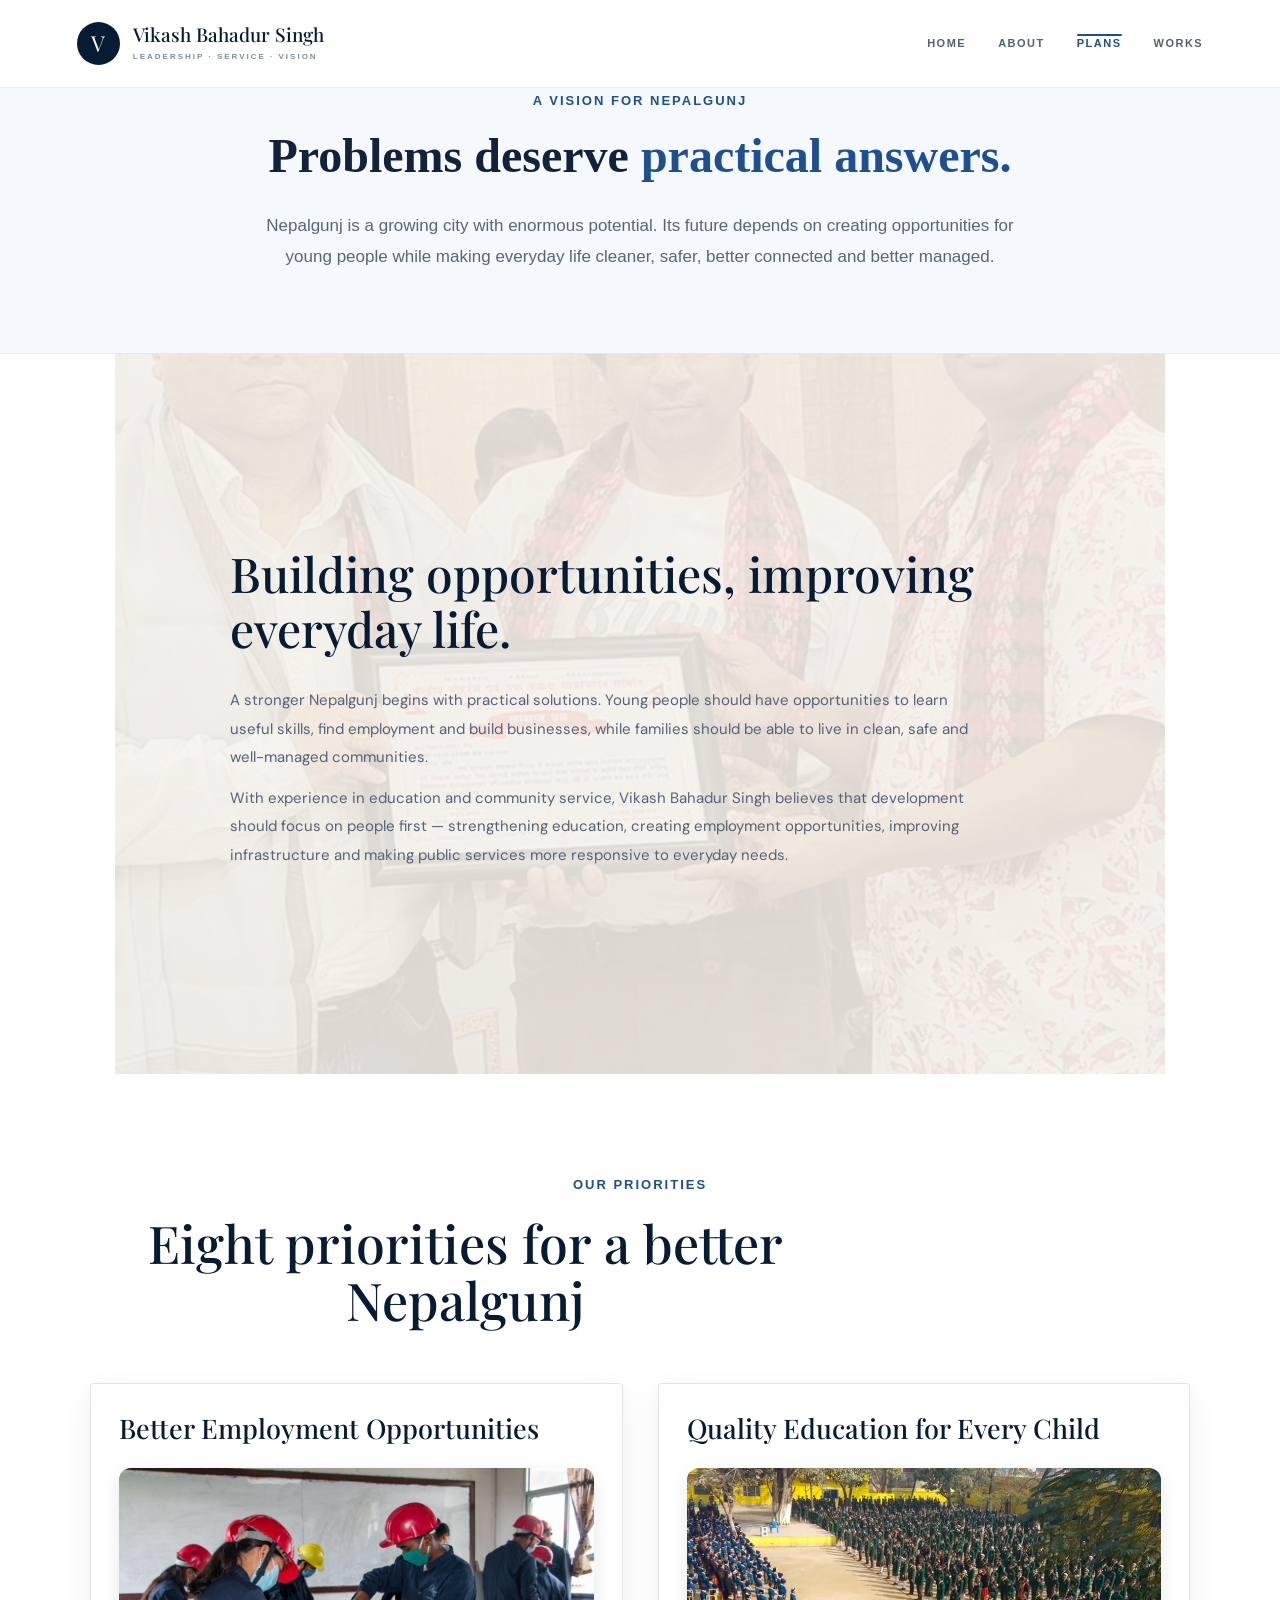
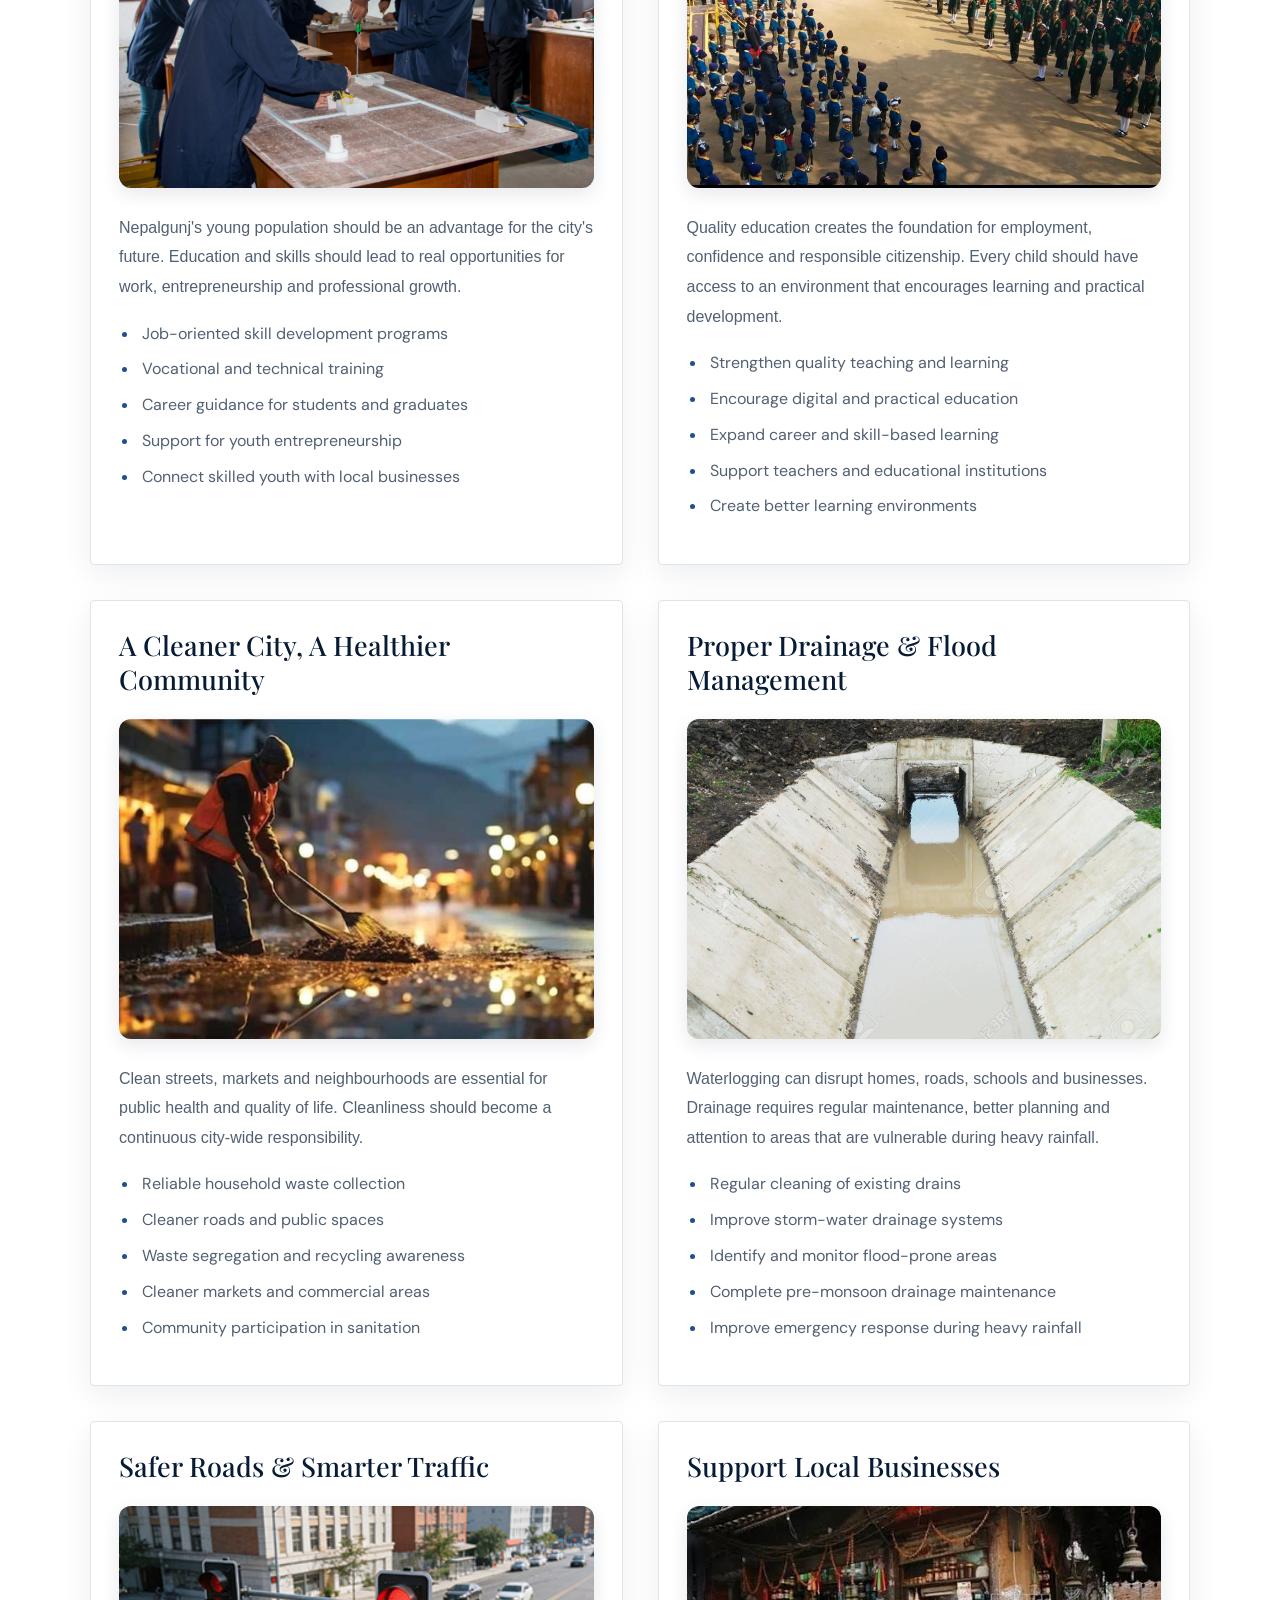
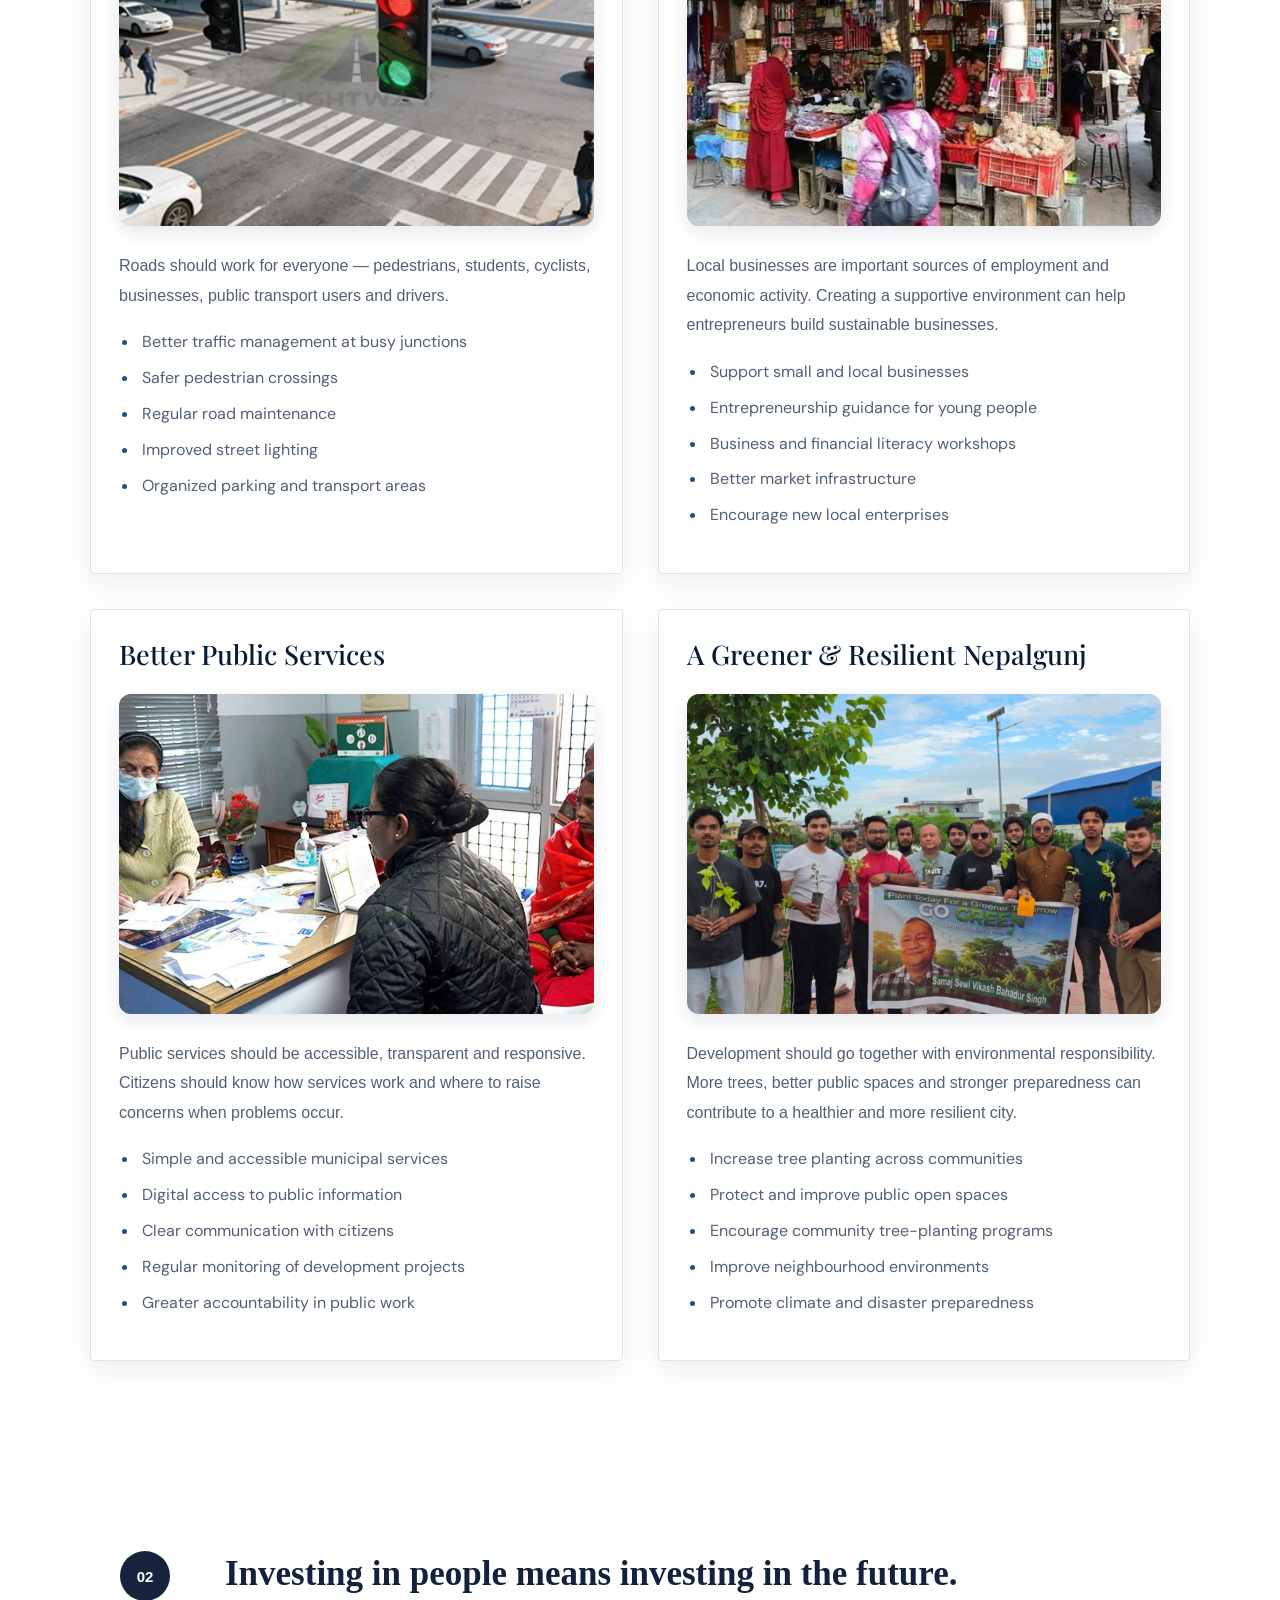
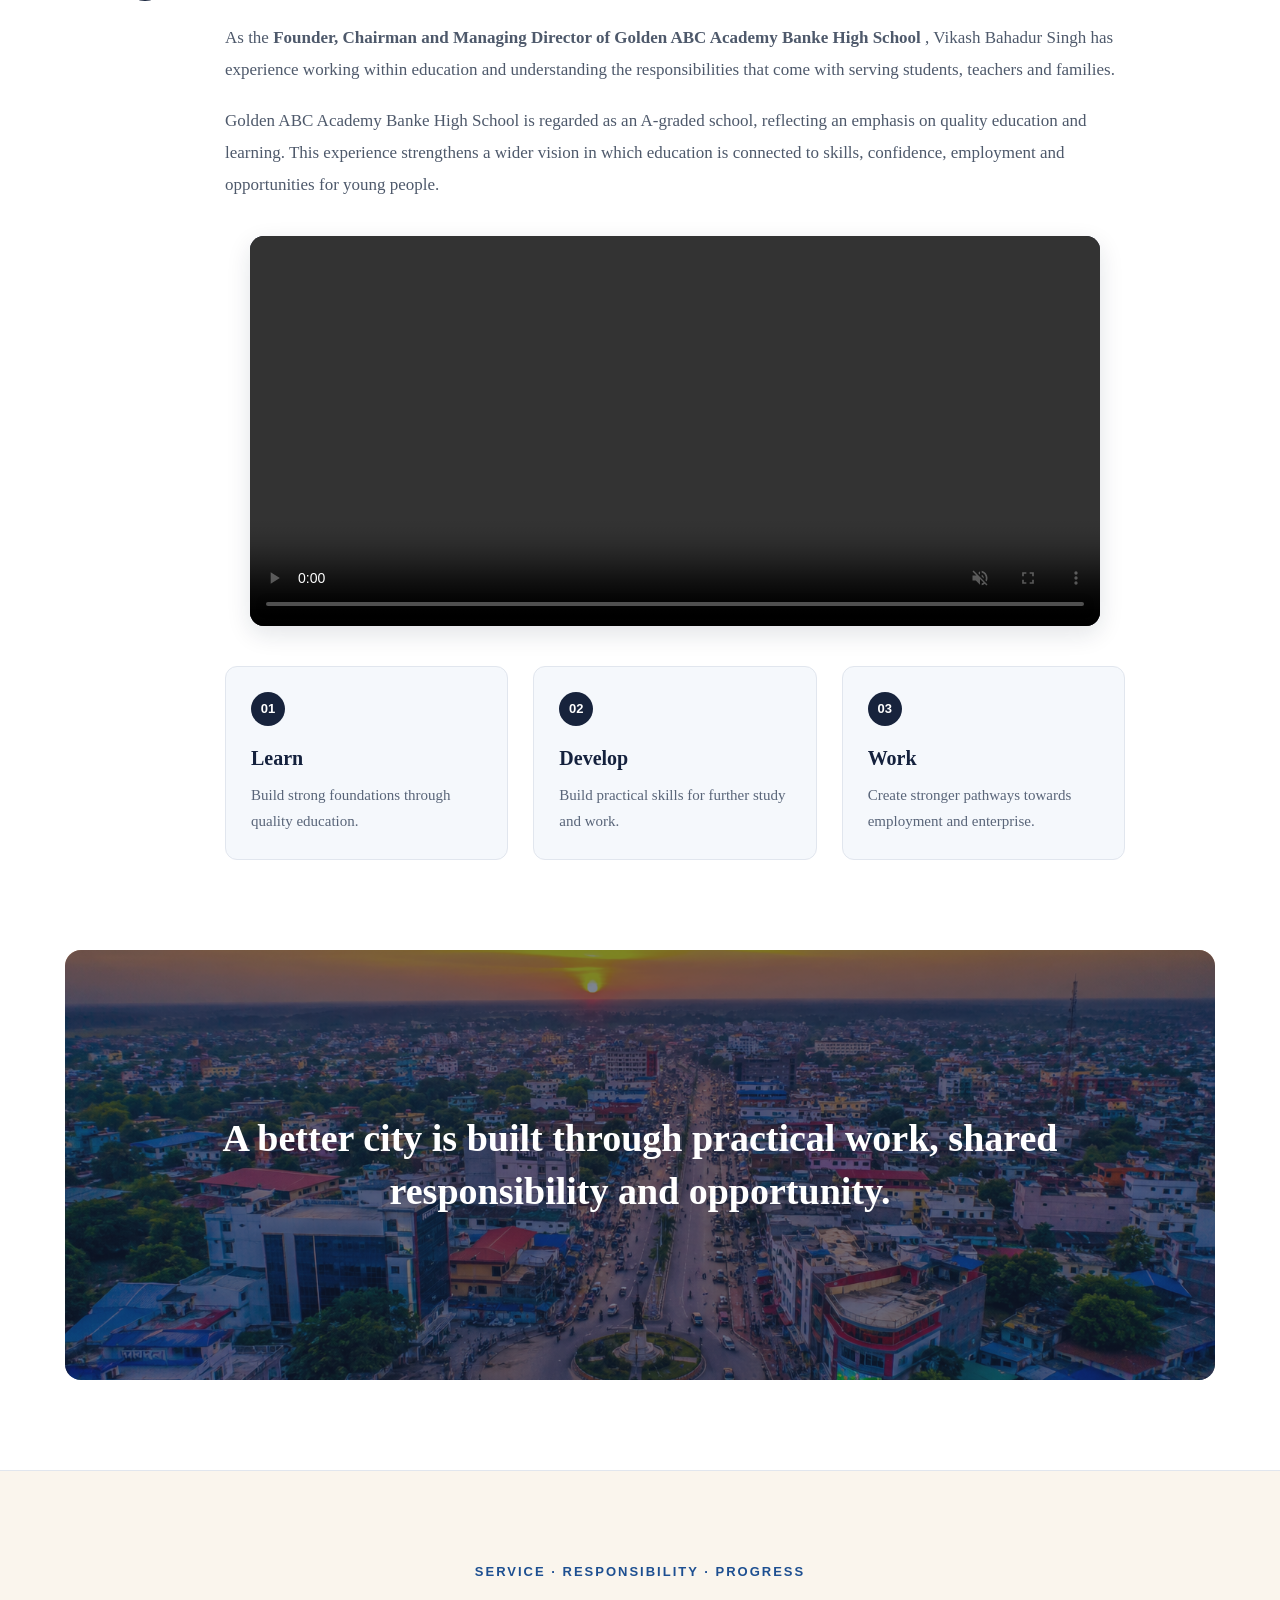
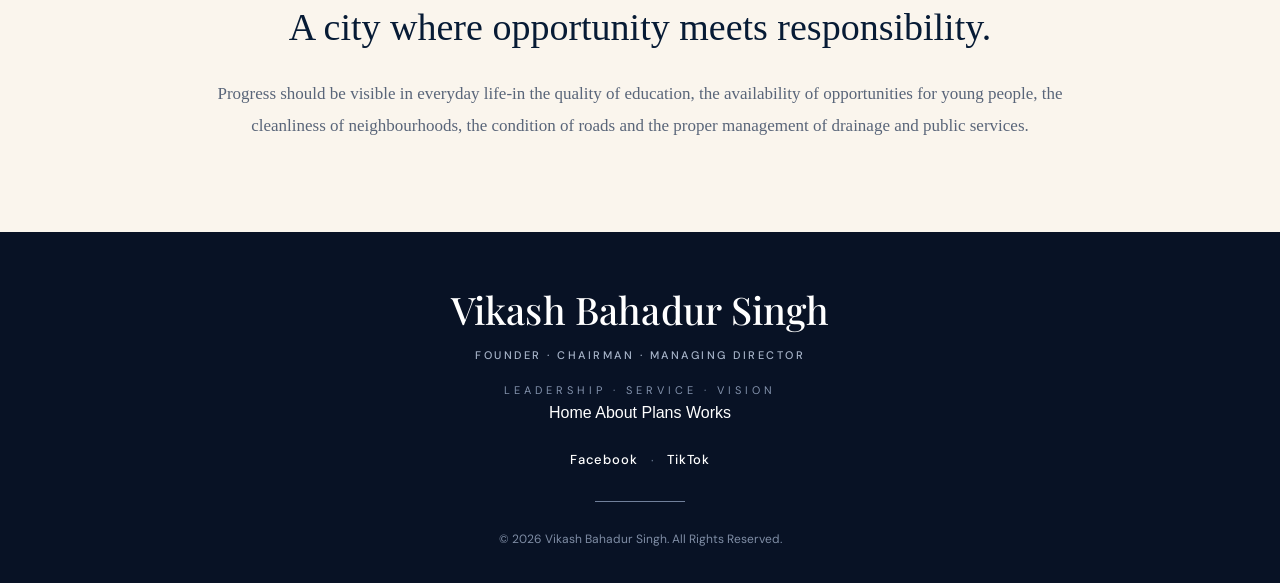
<file: plans.html>
<!DOCTYPE html>
<html lang="en">

<head>

    <meta charset="UTF-8">
    <meta name="viewport" content="width=device-width, initial-scale=1.0">

    <title>Plans | Vikash Bahadur Singh</title>

    <!-- Google Fonts -->
    <link rel="preconnect" href="https://fonts.googleapis.com">
    <link rel="preconnect" href="https://fonts.gstatic.com" crossorigin>

    <link
        href="https://fonts.googleapis.com/css2?family=DM+Sans:wght@400;500;600;700&family=Playfair+Display:wght@500;600;700&display=swap"
        rel="stylesheet">

    <!-- Main Website CSS -->
    <link rel="stylesheet" href="css/style.css">

    <!-- Plans CSS -->
    <link rel="stylesheet" href="css/plans.css">

</head>


<body>


    <!-- =====================================================
         NAVBAR
    ====================================================== -->

    <header class="navbar">

        <a href="index.html" class="logo-area">

            <div class="logo-mark">
                V
            </div>

            <div class="logo-text">

                <h3>
                    Vikash Bahadur Singh
                </h3>

                <p>
                    LEADERSHIP · SERVICE · VISION
                </p>

            </div>

        </a>


        <nav class="navigation">

            <a href="index.html">
                HOME
            </a>

            <a href="about.html">
                ABOUT
            </a>

            <a href="plans.html" class="active">
                PLANS
            </a>

            <a href="works.html">
                WORKS
            </a>

        </nav>

    </header>



    <!-- =====================================================
         MAIN CONTENT
    ====================================================== -->

    <main>


        <!-- =====================================================
             HERO
        ====================================================== -->

        <section class="plans-hero">

            <div class="hero-container">

                <p class="eyebrow">
                    A VISION FOR NEPALGUNJ
                </p>

                <h1>
                    Problems deserve
                    <span>practical answers.</span>
                </h1>

                <p class="hero-description">

                    Nepalgunj is a growing city with enormous potential.
                    Its future depends on creating opportunities for young
                    people while making everyday life cleaner, safer,
                    better connected and better managed.

                </p>

            </div>

        </section>



       



        <!-- INTRODUCTION -->
<section class="plans-introduction">

    <!-- BACKGROUND SLIDESHOW -->
    <div class="intro-background">

        <img
            src="images/Bikash1.jpeg"
            class="intro-slide active"
            alt="">

        <img
            src="images/Mamako.jpeg"
            class="intro-slide"
            alt="">

        <img
            src="images/mama.jpeg"
            class="intro-slide"
            alt="">

    </div>

    <!-- SOFT OVERLAY -->
    <div class="intro-overlay"></div>


    <!-- TEXT -->
    <div class="intro-content">

        <h2>
            Building opportunities,
            improving everyday life.
        </h2>

        <p>
            A stronger Nepalgunj begins with practical solutions.
            Young people should have opportunities to learn useful
            skills, find employment and build businesses, while
            families should be able to live in clean, safe and
            well-managed communities.
        </p>

        <p>
            With experience in education and community service,
            Vikash Bahadur Singh believes that development should
            focus on people first — strengthening education,
            creating employment opportunities, improving
            infrastructure and making public services more
            responsive to everyday needs.
        </p>

    </div>

</section>



        <!-- =====================================================
             MAIN PLANS
        ====================================================== -->

        <section class="plans-section">

            <div class="section-heading">

                <p class="section-label">
                    OUR PRIORITIES
                </p>

                <h2>
                    Eight priorities for
                    a better Nepalgunj
                </h2>

            </div>



            <div class="plans-grid">


                <!-- =================================================
                     PLAN 01 - EMPLOYMENT
                ================================================== -->

                <article class="plan-card">

                   

                    <h3>
                        Better Employment Opportunities
                    </h3>

                    <div class="plan-image">

                        <img
                            src="images/employment ko lagi.jpg"
                            alt="Youth employment and skill development"
                        >

                    </div>

                    <p>

                        Nepalgunj's young population should be an
                        advantage for the city's future. Education and
                        skills should lead to real opportunities for work,
                        entrepreneurship and professional growth.

                    </p>

                    <ul>

                        <li>
                            Job-oriented skill development programs
                        </li>

                        <li>
                            Vocational and technical training
                        </li>

                        <li>
                            Career guidance for students and graduates
                        </li>

                        <li>
                            Support for youth entrepreneurship
                        </li>

                        <li>
                            Connect skilled youth with local businesses
                        </li>

                    </ul>

                </article>



                <!-- =================================================
                     PLAN 02 - EDUCATION
                ================================================== -->

                <article class="plan-card featured">

                    <h3>
                        Quality Education for Every Child
                    </h3>

                    <div class="plan-image">

                        <img
                            src="images/MainSchool.jpeg"
                            alt="Students receiving quality education"
                        >

                    </div>

                    <p>

                        Quality education creates the foundation for
                        employment, confidence and responsible citizenship.
                        Every child should have access to an environment
                        that encourages learning and practical development.

                    </p>

                    <ul>

                        <li>
                            Strengthen quality teaching and learning
                        </li>

                        <li>
                            Encourage digital and practical education
                        </li>

                        <li>
                            Expand career and skill-based learning
                        </li>

                        <li>
                            Support teachers and educational institutions
                        </li>

                        <li>
                            Create better learning environments
                        </li>

                    </ul>

                </article>



                <!-- =================================================
                     PLAN 03 - CLEAN CITY
                ================================================== -->

                <article class="plan-card">

                    

                    <h3>
                        A Cleaner City, A Healthier Community
                    </h3>

                    <div class="plan-image">

                        <img
                            src="images/batosafa.jpg"
                            alt="Clean city and waste management"
                        >

                    </div>

                    <p>

                        Clean streets, markets and neighbourhoods are
                        essential for public health and quality of life.
                        Cleanliness should become a continuous city-wide
                        responsibility.

                    </p>

                    <ul>

                        <li>
                            Reliable household waste collection
                        </li>

                        <li>
                            Cleaner roads and public spaces
                        </li>

                        <li>
                            Waste segregation and recycling awareness
                        </li>

                        <li>
                            Cleaner markets and commercial areas
                        </li>

                        <li>
                            Community participation in sanitation
                        </li>

                    </ul>

                </article>



                <!-- =================================================
                     PLAN 04 - DRAINAGE
                ================================================== -->

                <article class="plan-card">


                    <h3>
                        Proper Drainage & Flood Management
                    </h3>

                    <div class="plan-image">

                        <img
                            src="images/proper drainage.jpg"
                            alt="Drainage and water management"
                        >

                    </div>

                    <p>

                        Waterlogging can disrupt homes, roads, schools and
                        businesses. Drainage requires regular maintenance,
                        better planning and attention to areas that are
                        vulnerable during heavy rainfall.

                    </p>

                    <ul>

                        <li>
                            Regular cleaning of existing drains
                        </li>

                        <li>
                            Improve storm-water drainage systems
                        </li>

                        <li>
                            Identify and monitor flood-prone areas
                        </li>

                        <li>
                            Complete pre-monsoon drainage maintenance
                        </li>

                        <li>
                            Improve emergency response during heavy rainfall
                        </li>

                    </ul>

                </article>



                <!-- =================================================
                     PLAN 05 - ROADS
                ================================================== -->

                <article class="plan-card">


                    <h3>
                        Safer Roads & Smarter Traffic
                    </h3>

                    <div class="plan-image">

                        <img
                            src="images/safer road and traffic light.jpg"
                            alt="Road and traffic management"
                        >

                    </div>

                    <p>

                        Roads should work for everyone — pedestrians,
                        students, cyclists, businesses, public transport
                        users and drivers.

                    </p>

                    <ul>

                        <li>
                            Better traffic management at busy junctions
                        </li>

                        <li>
                            Safer pedestrian crossings
                        </li>

                        <li>
                            Regular road maintenance
                        </li>

                        <li>
                            Improved street lighting
                        </li>

                        <li>
                            Organized parking and transport areas
                        </li>

                    </ul>

                </article>



                <!-- =================================================
                     PLAN 06 - BUSINESS
                ================================================== -->

                <article class="plan-card">

                    
                    <h3>
                        Support Local Businesses
                    </h3>

                    <div class="plan-image">

                        <img
                            src="images/local business.jpg"
                            alt="Local businesses and entrepreneurship"
                        >

                    </div>

                    <p>

                        Local businesses are important sources of
                        employment and economic activity. Creating a
                        supportive environment can help entrepreneurs
                        build sustainable businesses.

                    </p>

                    <ul>

                        <li>
                            Support small and local businesses
                        </li>

                        <li>
                            Entrepreneurship guidance for young people
                        </li>

                        <li>
                            Business and financial literacy workshops
                        </li>

                        <li>
                            Better market infrastructure
                        </li>

                        <li>
                            Encourage new local enterprises
                        </li>

                    </ul>

                </article>



                <!-- =================================================
                     PLAN 07 - PUBLIC SERVICES
                ================================================== -->

                <article class="plan-card">

                    

                    <h3>
                        Better Public Services
                    </h3>

                    <div class="plan-image">

                        <img
                            src="images/Hospital ko lagi.jpg"
                            alt="Community and public services"
                        >

                    </div>

                    <p>

                        Public services should be accessible, transparent
                        and responsive. Citizens should know how services
                        work and where to raise concerns when problems
                        occur.

                    </p>

                    <ul>

                        <li>
                            Simple and accessible municipal services
                        </li>

                        <li>
                            Digital access to public information
                        </li>

                        <li>
                            Clear communication with citizens
                        </li>

                        <li>
                            Regular monitoring of development projects
                        </li>

                        <li>
                            Greater accountability in public work
                        </li>

                    </ul>

                </article>



                <!-- =================================================
                     PLAN 08 - GREEN CITY
                ================================================== -->

                <article class="plan-card">

                    

                    <h3>
                        A Greener & Resilient Nepalgunj
                    </h3>

                    <div class="plan-image">

                        <img
                            src="images/Tress.jpeg"
                            alt="Green city and tree plantation"
                        >

                    </div>

                    <p>

                        Development should go together with environmental
                        responsibility. More trees, better public spaces
                        and stronger preparedness can contribute to a
                        healthier and more resilient city.

                    </p>

                    <ul>

                        <li>
                            Increase tree planting across communities
                        </li>

                        <li>
                            Protect and improve public open spaces
                        </li>

                        <li>
                            Encourage community tree-planting programs
                        </li>

                        <li>
                            Improve neighbourhood environments
                        </li>

                        <li>
                            Promote climate and disaster preparedness
                        </li>

                    </ul>

                </article>


            </div>

        </section>



        <!-- =====================================================
             EDUCATION EXPERIENCE
        ====================================================== -->

        <section class="education-section">

            <div class="education-number">
                02
            </div>

            <div class="education-content">

                <h2>
                    Investing in people means investing in the future.
                </h2>

                <p>

                    As the
                    <strong>
                        Founder, Chairman and Managing Director
                        of Golden ABC Academy Banke High School
                    </strong>,
                    Vikash Bahadur Singh has experience working within
                    education and understanding the responsibilities that
                    come with serving students, teachers and families.

                </p>

                <p>

                    Golden ABC Academy Banke High School is regarded as an
                    A-graded school, reflecting an emphasis on quality
                    education and learning. This experience strengthens a
                    wider vision in which education is connected to skills,
                    confidence, employment and opportunities for young people.

                </p>



                <!-- EDUCATION VIDEO -->

                <div class="education-image">

                    <video
                        src="videos/schoolkovideo.mp4"
                        autoplay
                        muted
                        loop
                        playsinline
                        controls>
                    </video>

                </div>



                <!-- THREE POINTS -->

                <div class="education-points">


                    <div>

                        <span>
                            01
                        </span>

                        <h4>
                            Learn
                        </h4>

                        <p>
                            Build strong foundations through quality education.
                        </p>

                    </div>


                    <div>

                        <span>
                            02
                        </span>

                        <h4>
                            Develop
                        </h4>

                        <p>
                            Build practical skills for further study and work.
                        </p>

                    </div>


                    <div>

                        <span>
                            03
                        </span>

                        <h4>
                            Work
                        </h4>

                        <p>
                            Create stronger pathways towards employment and enterprise.
                        </p>

                    </div>


                </div>

            </div>

        </section>



        <!-- =====================================================
             LARGE VISION IMAGE
        ====================================================== -->

        <section class="vision-image-section">

            <img
                src="images/nepalgunj.jpeg"
                alt="Nepalgunj city"
            >

            <div class="vision-overlay">

                <h2>

                    A better city is built
                    through practical work,
                    shared responsibility
                    and opportunity.

                </h2>

            </div>

        </section>



        <!-- =====================================================
             CLOSING
        ====================================================== -->

        <section class="closing-section">

            <div class="closing-content">

                <p class="section-label">
                    SERVICE · RESPONSIBILITY · PROGRESS
                </p>

                <h2>
                    A city where
                    opportunity meets responsibility.
                </h2>

                <p>

                    Progress should be visible in everyday life-in the quality of education, the availability of
                    opportunities for young people, the cleanliness of
                    neighbourhoods, the condition of roads and the proper
                    management of drainage and public services.

                </p>

            </div>

        </section>


    </main>






<!-- =====================================================
     FOOTER
===================================================== -->

<footer class="site-footer">


<div class="footer-content">

    <!-- NAME -->
    <h2>
        Vikash Bahadur Singh
    </h2>

    <!-- DESIGNATION -->
    <p class="footer-position">
        Founder · Chairman · Managing Director
    </p>

    <!-- TAGLINE -->
    <p class="footer-tagline">
        LEADERSHIP · SERVICE · VISION
    </p>

    <!-- FOOTER NAVIGATION -->
    <nav class="footer-nav">

        <a href="index.html">Home</a>

        <a href="about.html">About</a>

        <a href="plans.html">Plans</a>

        <a href="works.html">Works</a>

    </nav>

    <!-- SOCIAL MEDIA -->
    <div class="footer-social">

        <a
            href="https://www.facebook.com/share/1F189miFLn/?mibextid=wwXIfr"
            target="_blank"
            rel="noopener noreferrer"
        >
            Facebook
        </a>

        <span>·</span>

        <a
            href="https://www.tiktok.com/@vikash.bahadur.si?_r=1&_t=ZS-99VP66fWkR3"
            target="_blank"
            rel="noopener noreferrer"
        >
            TikTok
        </a>

    </div>

    <!-- DECORATIVE LINE -->
    <div class="footer-line"></div>

    <!-- COPYRIGHT -->
    <p class="footer-copyright">
        © 2026 Vikash Bahadur Singh. All Rights Reserved.
    </p>

</div>


</footer>



<script>

const slides = document.querySelectorAll(".intro-slide");

let currentSlide = 0;

setInterval(function () {

    slides[currentSlide].classList.remove("active");

    currentSlide++;

    if (currentSlide >= slides.length) {
        currentSlide = 0;
    }

    slides[currentSlide].classList.add("active");

}, 5000);

</script>




</body>
</html>
</file>
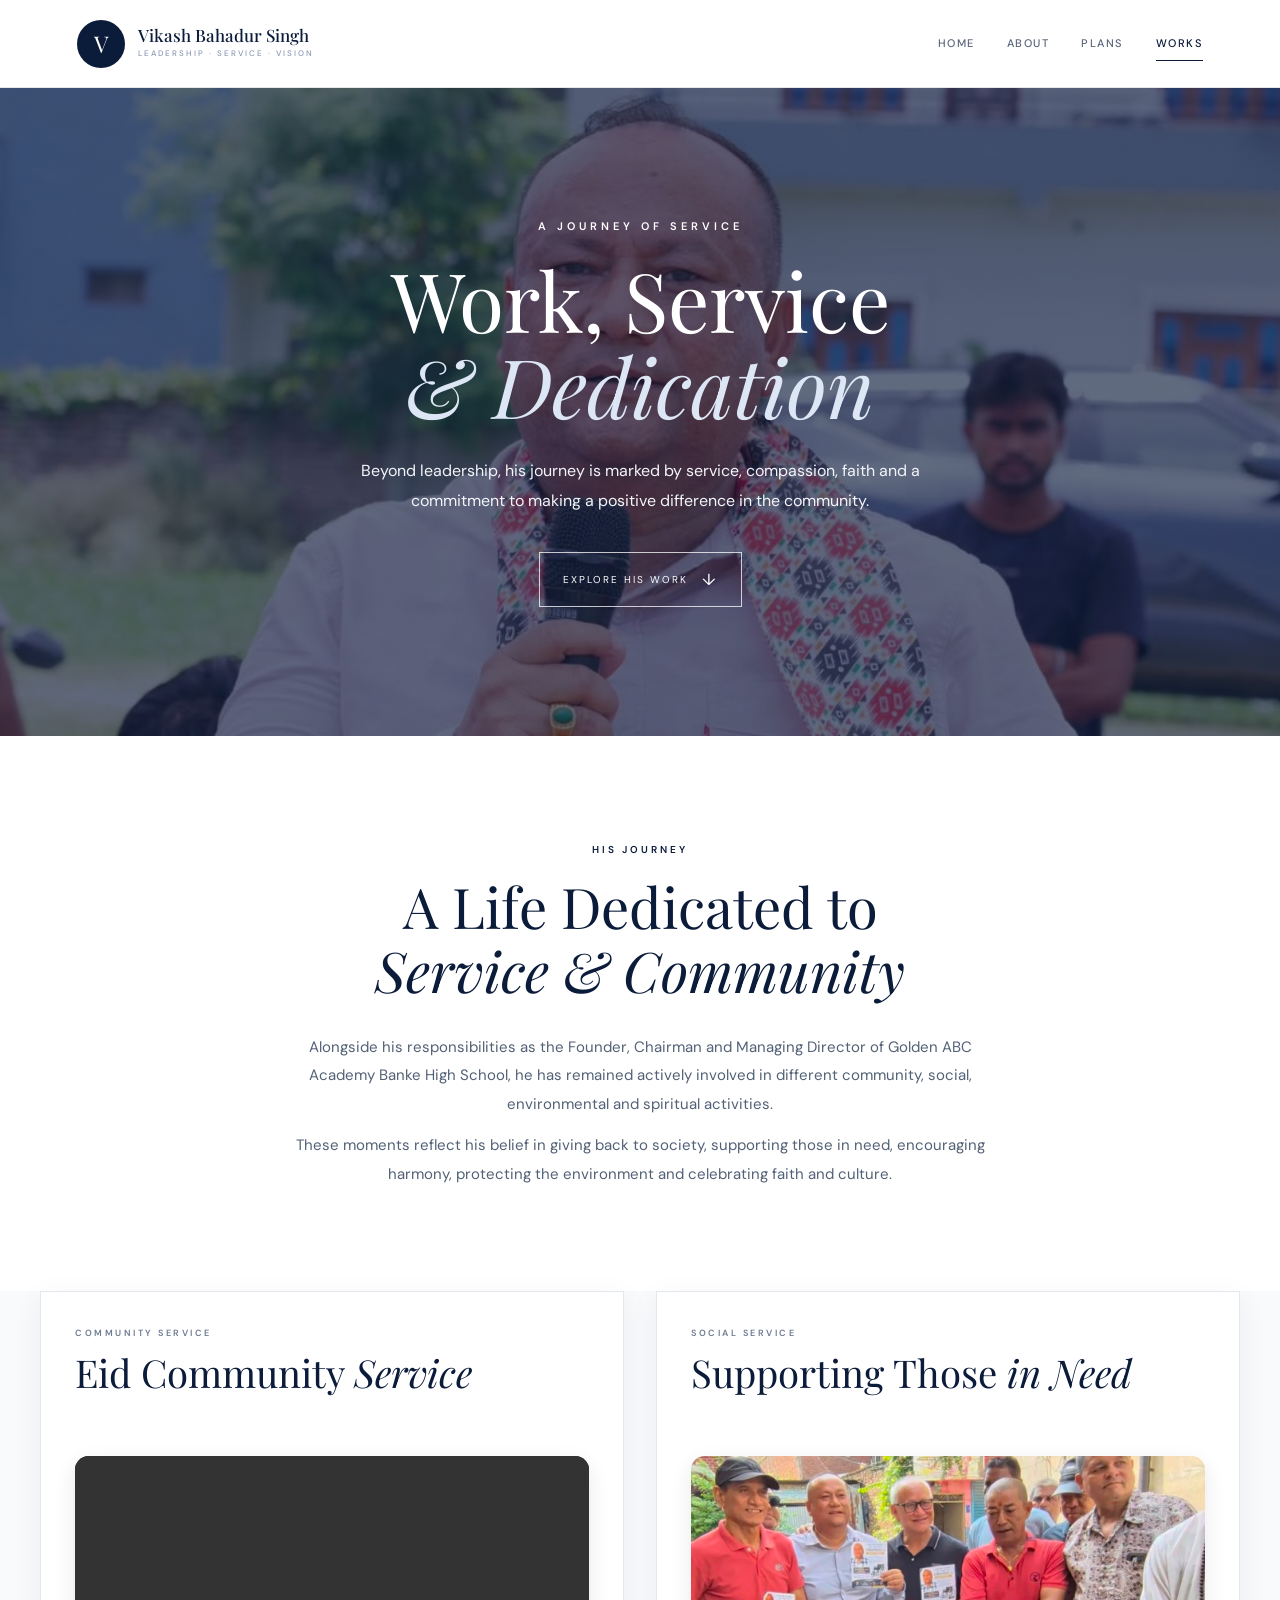
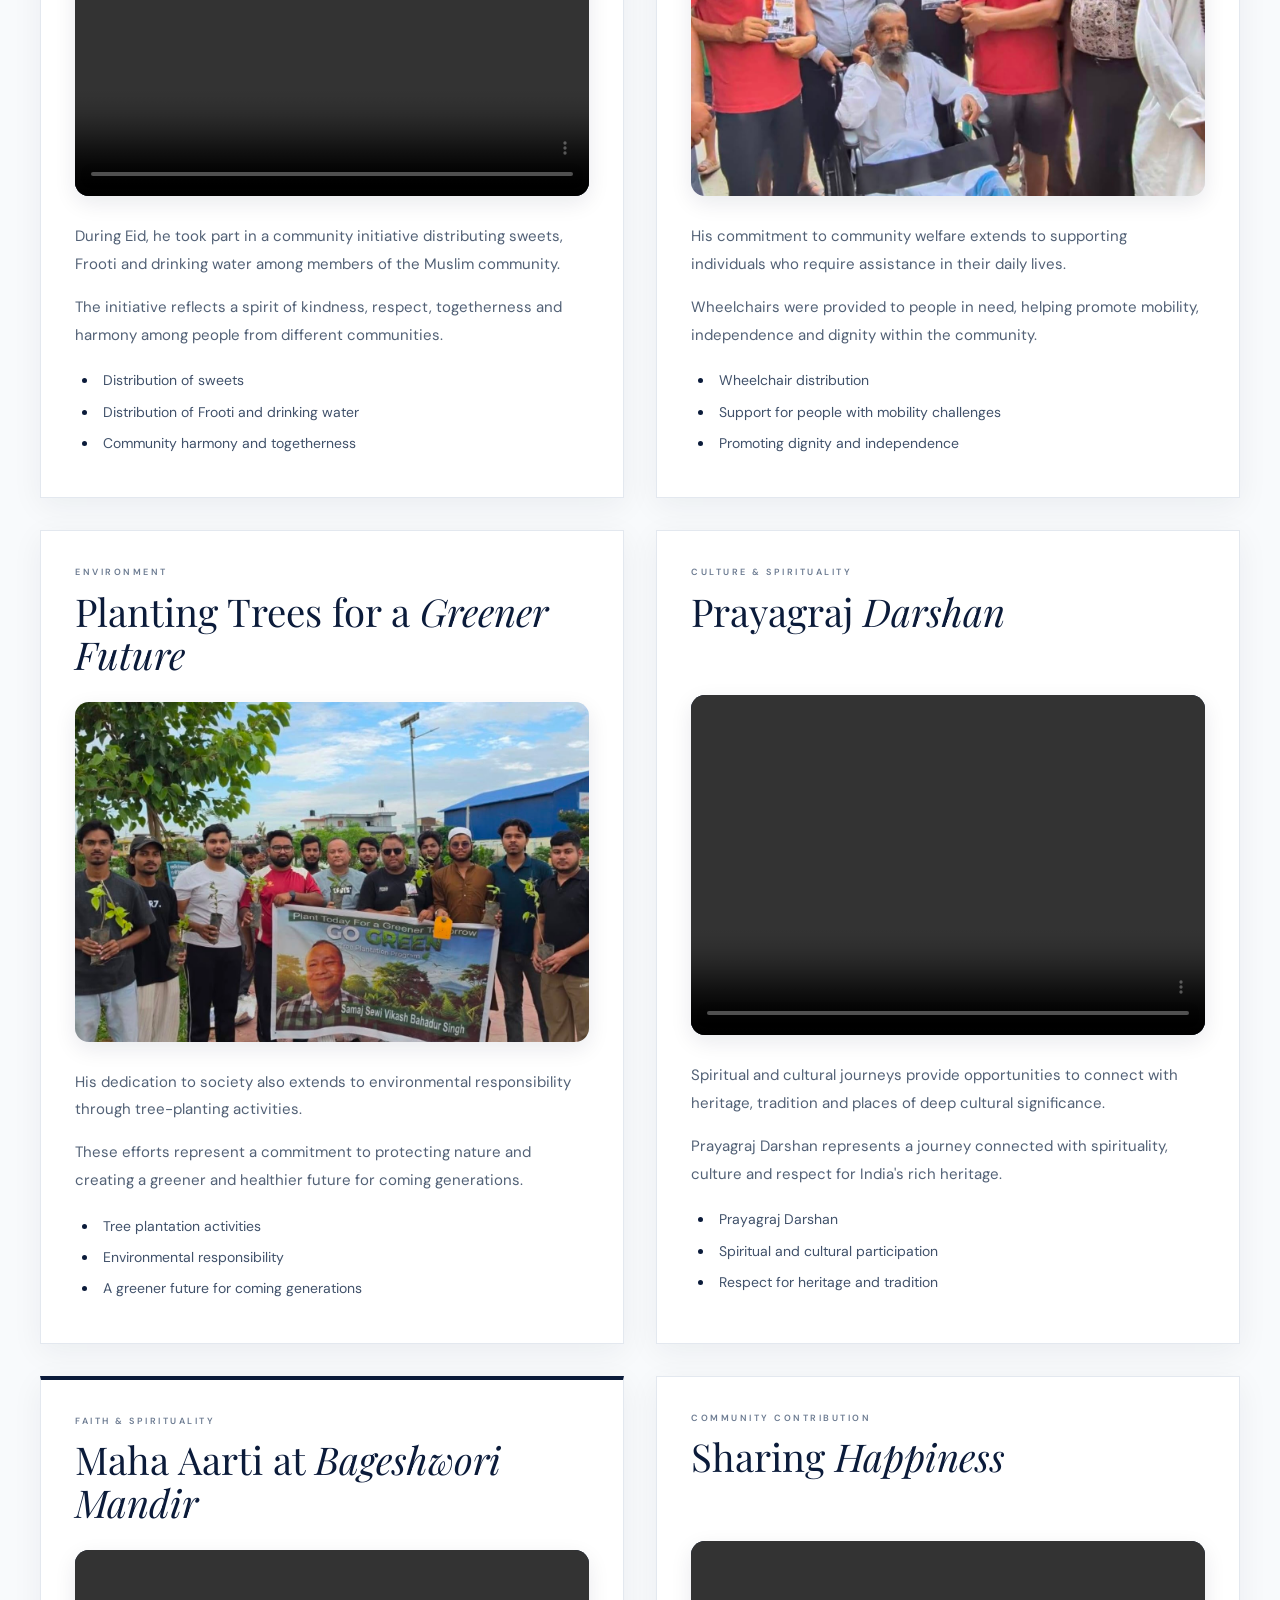
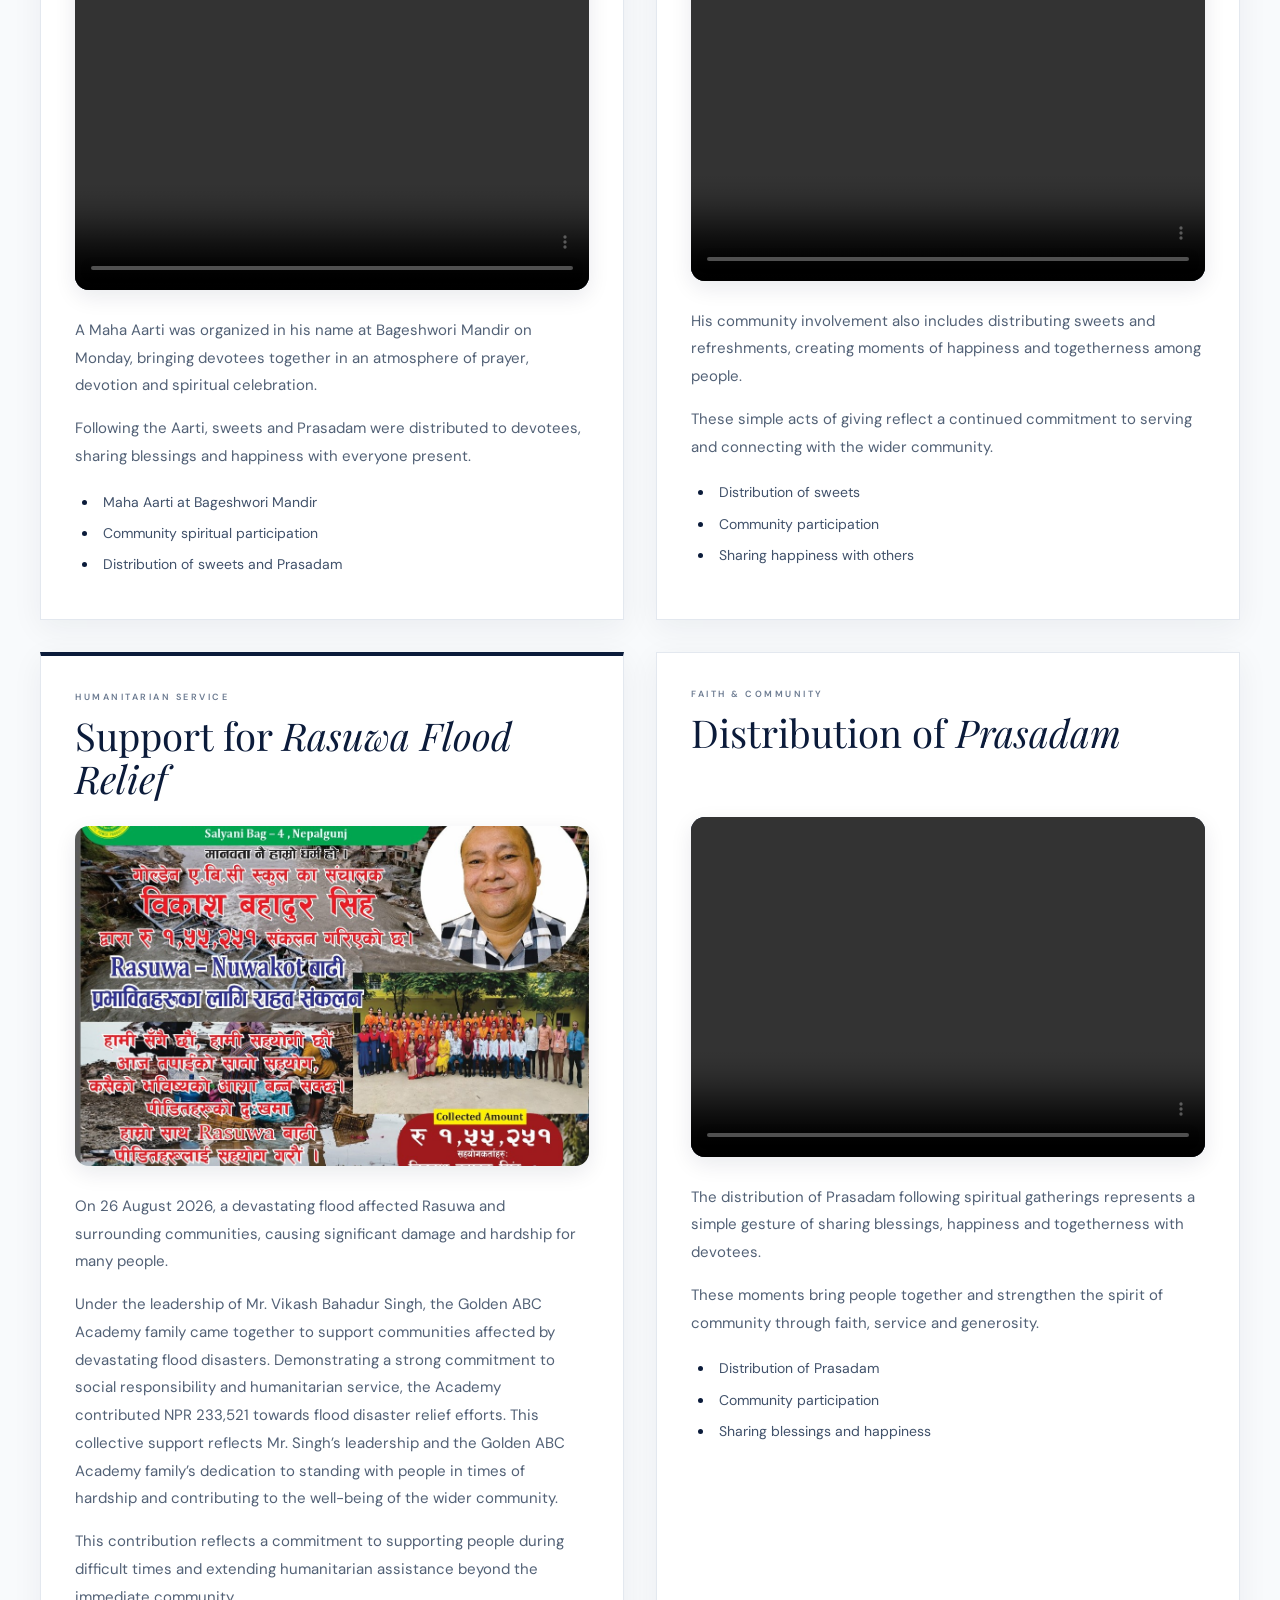
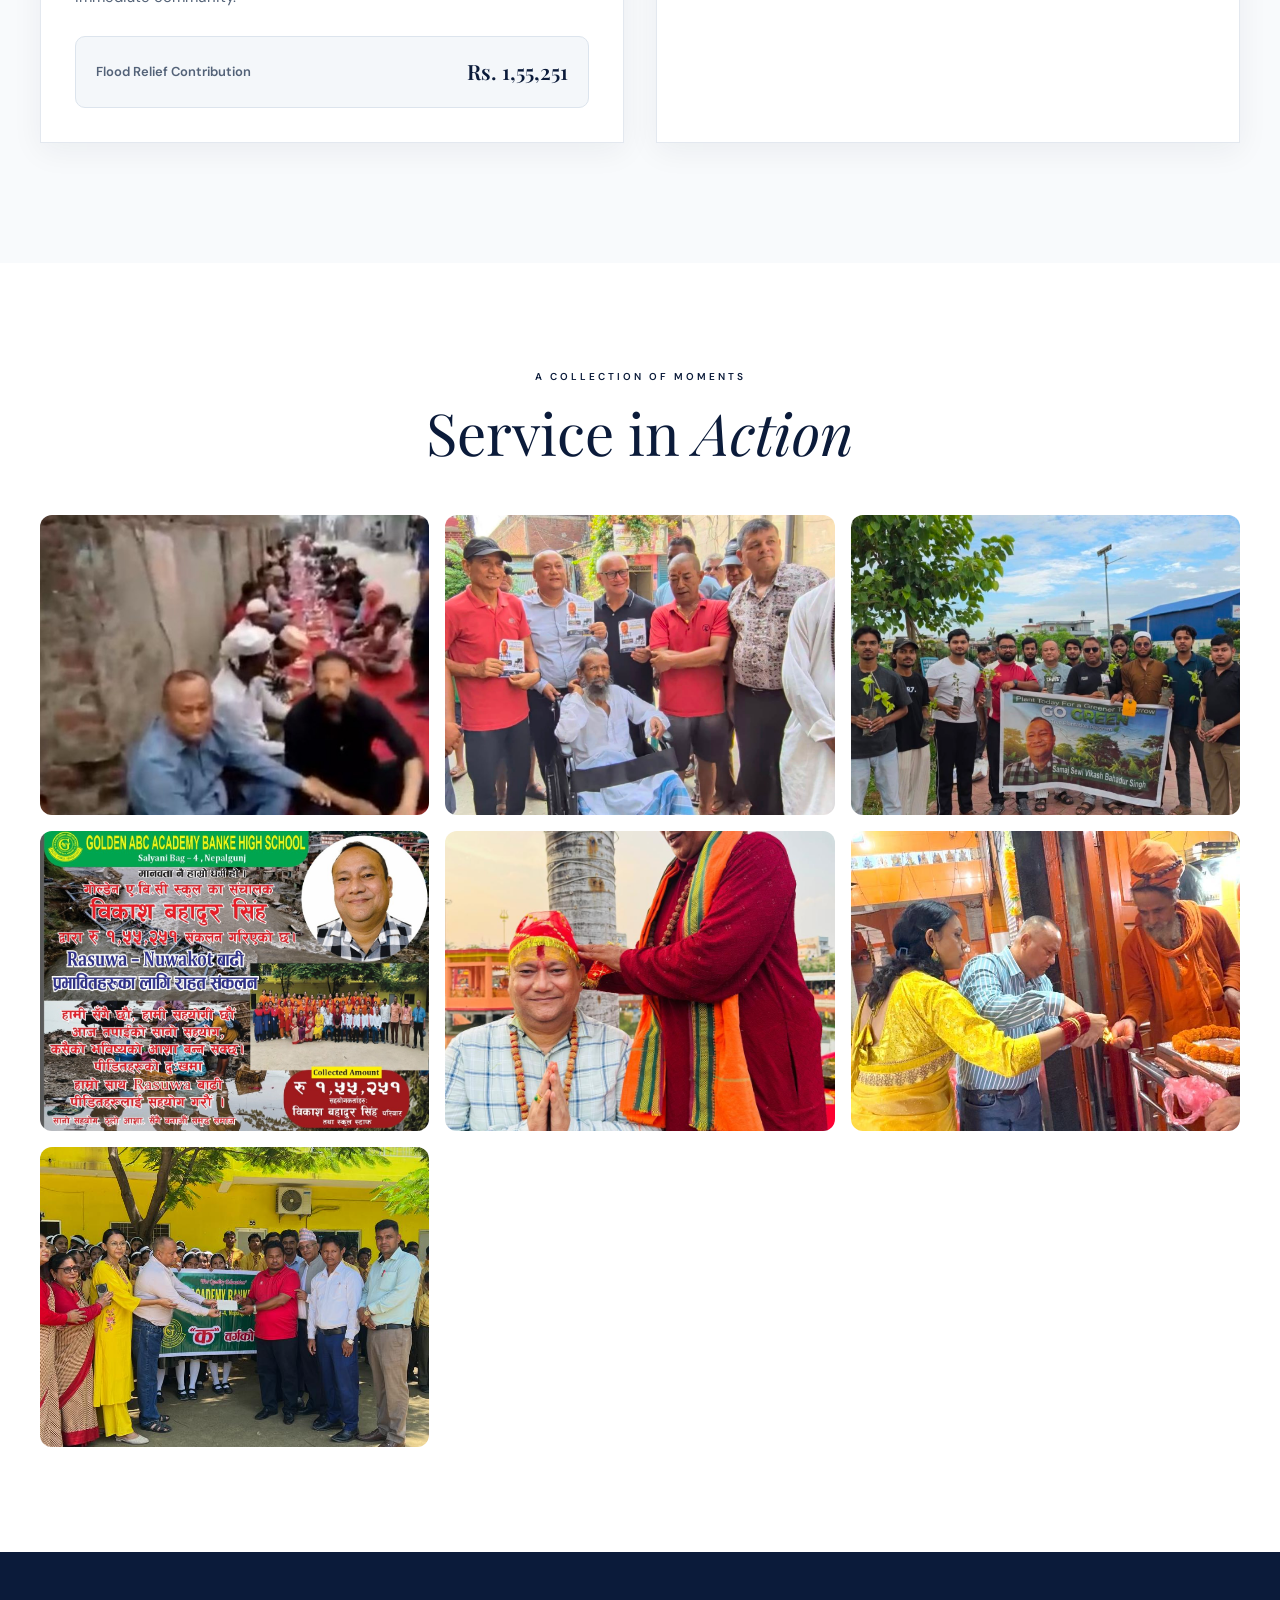
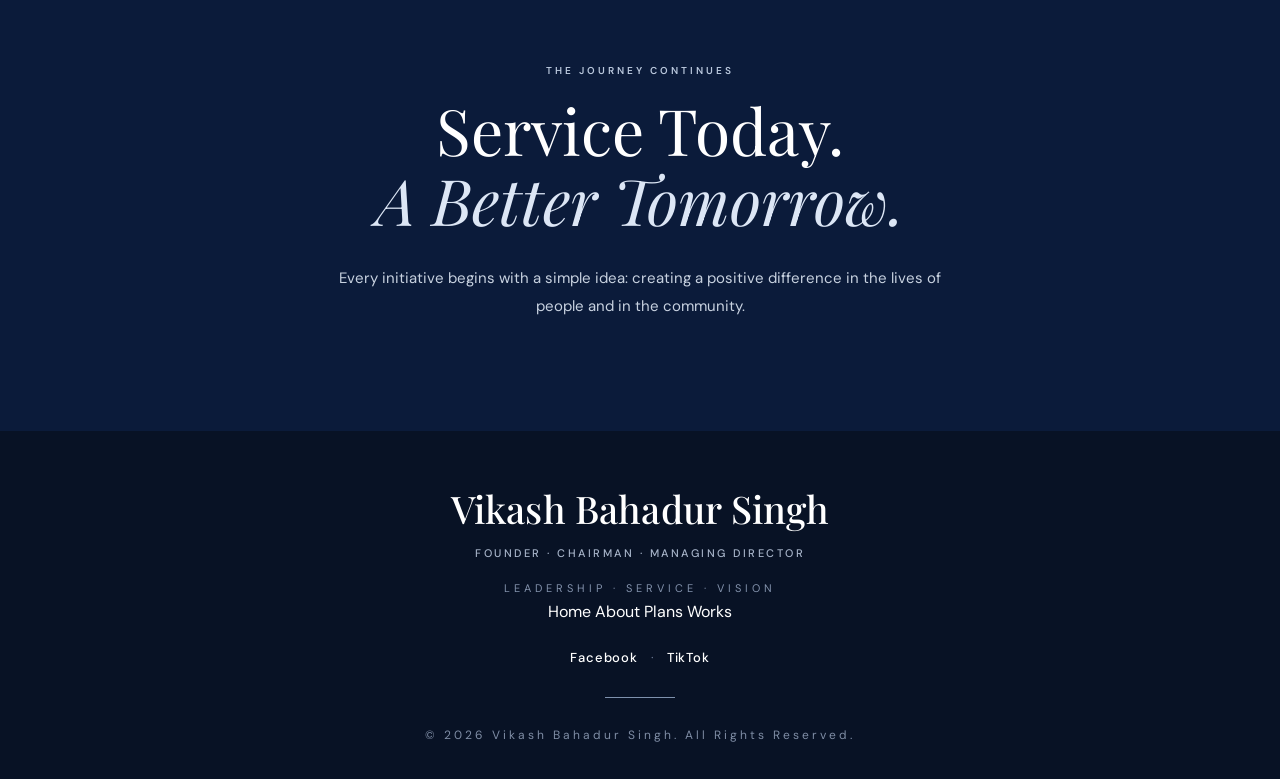
<file: works.html>
<!DOCTYPE html>
<html lang="en">

<head>

    <meta charset="UTF-8">

    <meta name="viewport" content="width=device-width, initial-scale=1.0">

    <title>Vikash Bahadur Singh | Works</title>


    <!-- =====================================================
         GOOGLE FONTS
    ====================================================== -->

    <link rel="preconnect" href="https://fonts.googleapis.com">
    <link rel="preconnect" href="https://fonts.gstatic.com" crossorigin>

    <link
        href="https://fonts.googleapis.com/css2?family=DM+Sans:wght@400;500;600;700&family=Playfair+Display:wght@400;500;600&display=swap"
        rel="stylesheet">


    <!-- =====================================================
         MAIN WEBSITE CSS
    ====================================================== -->

    <link rel="stylesheet" href="css/style.css">


    <!-- =====================================================
         WORKS PAGE CSS
    ====================================================== -->

    <link rel="stylesheet" href="css/works.css">

</head>


<body>


    <!-- =====================================================
         NAVBAR
    ====================================================== -->

    <header class="navbar">

        <a href="index.html" class="logo-area">

            <div class="logo-mark">
                V
            </div>

            <div class="logo-text">

                <h3>
                    Vikash Bahadur Singh
                </h3>

                <p>
                    LEADERSHIP · SERVICE · VISION
                </p>

            </div>

        </a>


        <nav class="navigation">

            <a href="index.html">
                HOME
            </a>

            <a href="about.html">
                ABOUT
            </a>

            <a href="plans.html">
                PLANS
            </a>

            <a href="works.html" class="active">
                WORKS
            </a>

           
        </nav>

    </header>



    <!-- =====================================================
         HERO
    ====================================================== -->

    <section class="works-hero">

        <div class="works-hero-content">

            <p class="small-title">
                A JOURNEY OF SERVICE
            </p>

            <h1>
                Work, Service
                <br>
                <em>& Dedication</em>
            </h1>

            <p class="hero-text">
                Beyond leadership, his journey is marked by
                service, compassion, faith and a commitment
                to making a positive difference in the community.
            </p>

            <a href="#journey" class="explore-btn">
                EXPLORE HIS WORK
                <span>↓</span>
            </a>

        </div>

    </section>



    <!-- =====================================================
         INTRODUCTION
    ====================================================== -->

    <section class="works-intro" id="journey">

        <p class="section-label">
            HIS JOURNEY
        </p>

        <h2>
            A Life Dedicated to
            <br>
            <em>Service & Community</em>
        </h2>

        <p>
            Alongside his responsibilities as the Founder,
            Chairman and Managing Director of Golden ABC
            Academy Banke High School, he has remained
            actively involved in different community, social,
            environmental and spiritual activities.
        </p>

        <p>
            These moments reflect his belief in giving back
            to society, supporting those in need, encouraging
            harmony, protecting the environment and celebrating
            faith and culture.
        </p>

    </section>



    <!-- =====================================================
         WORKS GRID
    ====================================================== -->

    <main class="works-container">

        <div class="works-grid">



            <!-- =================================================
                 01 — EID COMMUNITY SERVICE
            ================================================== -->

            <article class="work-card">

                <div class="work-title">

                    <span class="work-number">
                        01
                    </span>

                    <div>

                        <p class="work-label">
                            COMMUNITY SERVICE
                        </p>

                        <h2>
                            Eid Community
                            <em>Service</em>
                        </h2>

                    </div>

                </div>


                <div class="media-box">

                    <video controls preload="metadata">

                        <source
                            src="videos/Frootibadekomuslimlai.mp4"
                            type="video/mp4"
                        >

                        Your browser does not support the video tag.

                    </video>

                </div>


                <div class="work-content">

                    <p>
                        During Eid, he took part in a community
                        initiative distributing sweets, Frooti
                        and drinking water among members of the
                        Muslim community.
                    </p>

                    <p>
                        The initiative reflects a spirit of kindness,
                        respect, togetherness and harmony among
                        people from different communities.
                    </p>

                    <ul>

                        <li>
                            Distribution of sweets
                        </li>

                        <li>
                            Distribution of Frooti and drinking water
                        </li>

                        <li>
                            Community harmony and togetherness
                        </li>

                    </ul>

                </div>

            </article>



            <!-- =================================================
                 02 — WHEELCHAIR DISTRIBUTION
            ================================================== -->

            <article class="work-card">

                <div class="work-title">

                    <span class="work-number">
                        02
                    </span>

                    <div>

                        <p class="work-label">
                            SOCIAL SERVICE
                        </p>

                        <h2>
                            Supporting Those
                            <em>in Need</em>
                        </h2>

                    </div>

                </div>


                <div class="media-box">

                    <img
                        src="images/wheelchair.jpeg"
                        alt="Wheelchair Distribution"
                    >

                </div>


                <div class="work-content">

                    <p>
                        His commitment to community welfare extends
                        to supporting individuals who require
                        assistance in their daily lives.
                    </p>

                    <p>
                        Wheelchairs were provided to people in need,
                        helping promote mobility, independence and
                        dignity within the community.
                    </p>

                    <ul>

                        <li>
                            Wheelchair distribution
                        </li>

                        <li>
                            Support for people with mobility challenges
                        </li>

                        <li>
                            Promoting dignity and independence
                        </li>

                    </ul>

                </div>

            </article>



            <!-- =================================================
                 03 — TREE PLANTATION
            ================================================== -->

            <article class="work-card">

                <div class="work-title">

                    <span class="work-number">
                        03
                    </span>

                    <div>

                        <p class="work-label">
                            ENVIRONMENT
                        </p>

                        <h2>
                            Planting Trees for a
                            <em>Greener Future</em>
                        </h2>

                    </div>

                </div>


                <div class="media-box">

                    <img
                        src="images/Tress.jpeg"
                        alt="Tree Plantation"
                    >

                </div>


                <div class="work-content">

                    <p>
                        His dedication to society also extends to
                        environmental responsibility through
                        tree-planting activities.
                    </p>

                    <p>
                        These efforts represent a commitment to
                        protecting nature and creating a greener
                        and healthier future for coming generations.
                    </p>

                    <ul>

                        <li>
                            Tree plantation activities
                        </li>

                        <li>
                            Environmental responsibility
                        </li>

                        <li>
                            A greener future for coming generations
                        </li>

                    </ul>

                </div>

            </article>



            <!-- =================================================
                 04 — PRAYAGRAJ DARSHAN
            ================================================== -->

            <article class="work-card">

                <div class="work-title">

                    <span class="work-number">
                        04
                    </span>

                    <div>

                        <p class="work-label">
                            CULTURE & SPIRITUALITY
                        </p>

                        <h2>
                            Prayagraj
                            <em>Darshan</em>
                        </h2>

                    </div>

                </div>


                <div class="media-box">

                    <video controls preload="metadata">

                        <source
                            src="videos/Pryagrajko.mp4"
                            type="video/mp4"
                        >

                        Your browser does not support the video tag.

                    </video>

                </div>


                <div class="work-content">

                    <p>
                        Spiritual and cultural journeys provide
                        opportunities to connect with heritage,
                        tradition and places of deep cultural
                        significance.
                    </p>

                    <p>
                        Prayagraj Darshan represents a journey
                        connected with spirituality, culture and
                        respect for India's rich heritage.
                    </p>

                    <ul>

                        <li>
                            Prayagraj Darshan
                        </li>

                        <li>
                            Spiritual and cultural participation
                        </li>

                        <li>
                            Respect for heritage and tradition
                        </li>

                    </ul>

                </div>

            </article>



            <!-- =================================================
                 05 — MAHA AARTI
            ================================================== -->

            <article class="work-card featured-card">

                <div class="work-title">

                    <span class="work-number">
                        05
                    </span>

                    <div>

                        <p class="work-label">
                            FAITH & SPIRITUALITY
                        </p>

                        <h2>
                            Maha Aarti at
                            <em>Bageshwori Mandir</em>
                        </h2>

                    </div>

                </div>


                <div class="media-box">

                    <video controls preload="metadata">

                        <source
                            src="videos/Aartikovideomamako.mp4"
                            type="video/mp4"
                        >

                        Your browser does not support the video tag.

                    </video>

                </div>


                <div class="work-content">

                    <p>
                        A Maha Aarti was organized in his name at
                        Bageshwori Mandir on Monday, bringing
                        devotees together in an atmosphere of
                        prayer, devotion and spiritual celebration.
                    </p>

                    <p>
                        Following the Aarti, sweets and Prasadam
                        were distributed to devotees, sharing
                        blessings and happiness with everyone present.
                    </p>

                    <ul>

                        <li>
                            Maha Aarti at Bageshwori Mandir
                        </li>

                        <li>
                            Community spiritual participation
                        </li>

                        <li>
                            Distribution of sweets and Prasadam
                        </li>

                    </ul>

                </div>

            </article>



            <!-- =================================================
                 06 — SWEET DISTRIBUTION
            ================================================== -->

            <article class="work-card">

                <div class="work-title">

                    <span class="work-number">
                        06
                    </span>

                    <div>

                        <p class="work-label">
                            COMMUNITY CONTRIBUTION
                        </p>

                        <h2>
                            Sharing
                            <em>Happiness</em>
                        </h2>

                    </div>

                </div>


               
                <div class="media-box">

                    <video controls preload="metadata">

                        <source
                            src="videos/mithaibadekovideo.mp4"
                            type="video/mp4"
                        >

                        Your browser does not support the video tag.

                    </video>

                </div>

                <div class="work-content">

                    <p>
                        His community involvement also includes
                        distributing sweets and refreshments,
                        creating moments of happiness and
                        togetherness among people.
                    </p>

                    <p>
                        These simple acts of giving reflect a
                        continued commitment to serving and
                        connecting with the wider community.
                    </p>

                    <ul>

                        <li>
                            Distribution of sweets
                        </li>

                        <li>
                            Community participation
                        </li>

                        <li>
                            Sharing happiness with others
                        </li>

                    </ul>

                </div>

            </article>



            <!-- =================================================
                 07 — RASUWA FLOOD RELIEF
            ================================================== -->

            <article class="work-card featured-card">

                <div class="work-title">

                    <span class="work-number">
                        07
                    </span>

                    <div>

                        <p class="work-label">
                            HUMANITARIAN SERVICE
                        </p>

                        <h2>
                            Support for
                            <em>Rasuwa Flood Relief</em>
                        </h2>

                    </div>

                </div>


                <div class="media-box">

                    <img
                        src="images/badiko.jpeg"
                        alt="Rasuwa Flood Relief Fund Donation"
                    >

                </div>


                <div class="work-content">

                    <p>
                        On 26 August 2026, a devastating flood
                        affected Rasuwa and surrounding communities,
                        causing significant damage and hardship
                        for many people.
                    </p>

                    <p>
                        Under the leadership of Mr. Vikash Bahadur Singh, the Golden ABC Academy family came together to support communities affected by devastating flood disasters. Demonstrating a strong commitment to social responsibility and humanitarian service, the Academy contributed NPR 233,521 towards flood disaster relief efforts. This collective support reflects Mr. Singh’s leadership and the Golden ABC Academy family’s dedication to standing with people in times of hardship and contributing to the well-being of the wider community.
                    </p>

                    <p>
                        This contribution reflects a commitment to
                        supporting people during difficult times and
                        extending humanitarian assistance beyond the
                        immediate community.
                    </p>


                    <div class="donation-highlight">

                        <span>
                            Flood Relief Contribution
                        </span>

                        <strong>
                            Rs. 1,55,251
                        </strong>

                    </div>

                </div>

            </article>



            <!-- =================================================
                 08 — PRASADAM DISTRIBUTION
            ================================================== -->

            <article class="work-card">

                <div class="work-title">

                    <span class="work-number">
                        08
                    </span>

                    <div>

                        <p class="work-label">
                            FAITH & COMMUNITY
                        </p>

                        <h2>
                            Distribution of
                            <em>Prasadam</em>
                        </h2>

                    </div>

                </div>


                <div class="media-box">

                    <video controls preload="metadata">

                        <source
                            src="videos/Prasadam.mp4"
                            type="video/mp4"
                        >

                        Your browser does not support the video tag.

                    </video>

                </div>


                <div class="work-content">

                    <p>
                        The distribution of Prasadam following
                        spiritual gatherings represents a simple
                        gesture of sharing blessings, happiness
                        and togetherness with devotees.
                    </p>

                    <p>
                        These moments bring people together and
                        strengthen the spirit of community through
                        faith, service and generosity.
                    </p>

                    <ul>

                        <li>
                            Distribution of Prasadam
                        </li>

                        <li>
                            Community participation
                        </li>

                        <li>
                            Sharing blessings and happiness
                        </li>

                    </ul>

                </div>

            </article>


        </div>

    </main>



    <!-- =====================================================
         GALLERY
    ====================================================== -->

    <section class="works-gallery">

        <div class="gallery-heading">

            <p class="section-label">
                A COLLECTION OF MOMENTS
            </p>

            <h2>
                Service in
                <em>Action</em>
            </h2>

        </div>


        <div class="gallery-grid">

            <div class="gallery-item">

                <img
                    src="images/eidkomama.jpeg"
                    alt="Eid Community Service"
                >

            </div>


            <div class="gallery-item">

                <img
                    src="images/wheelchair.jpeg"
                    alt="Wheelchair Support"
                >

            </div>


            <div class="gallery-item">

                <img
                    src="images/Tress.jpeg"
                    alt="Tree Plantation"
                >

            </div>


            <div class="gallery-item">

                <img
                    src="images/badiko.jpeg"
                    alt="Flood Relief"
                >

            </div>


            <div class="gallery-item">

                <img
                    src="images/Pagdi wala.jpeg"
                    alt="Maha Aarti"
                >

            </div>


            <div class="gallery-item">
                <img
                    src="images/Mithaibadeko.jpeg"
                    alt="Sweet Distribution"
                >

            </div>



            <div class="gallery-item">

                <img
                    src="images/Schoolkocontribution.jpeg"
                    alt="Contribution for the Flood"
                >

            </div>


        </div>

    </section>



    <!-- =====================================================
         CLOSING
    ====================================================== -->

    <section class="works-closing">

        <p class="section-label">
            THE JOURNEY CONTINUES
        </p>

        <h2>
            Service Today.
            <br>
            <em>A Better Tomorrow.</em>
        </h2>

        <p>
            Every initiative begins with a simple idea:
            creating a positive difference in the lives of
            people and in the community.
        </p>

    </section>






<!-- =====================================================
     FOOTER
===================================================== -->

<footer class="site-footer">


<div class="footer-content">

    <!-- NAME -->
    <h2>
        Vikash Bahadur Singh
    </h2>

    <!-- DESIGNATION -->
    <p class="footer-position">
        Founder · Chairman · Managing Director
    </p>

    <!-- TAGLINE -->
    <p class="footer-tagline">
        LEADERSHIP · SERVICE · VISION
    </p>

    <!-- FOOTER NAVIGATION -->
    <nav class="footer-nav">

        <a href="index.html">Home</a>

        <a href="about.html">About</a>

        <a href="plans.html">Plans</a>

        <a href="works.html">Works</a>

    </nav>

    <!-- SOCIAL MEDIA -->
    <div class="footer-social">

        <a
            href="https://www.facebook.com/share/1F189miFLn/?mibextid=wwXIfr"
            target="_blank"
            rel="noopener noreferrer"
        >
            Facebook
        </a>

        <span>·</span>

        <a
            href="https://www.tiktok.com/@vikash.bahadur.si?_r=1&_t=ZS-99VP66fWkR3"
            target="_blank"
            rel="noopener noreferrer"
        >
            TikTok
        </a>

    </div>

    <!-- DECORATIVE LINE -->
    <div class="footer-line"></div>

    <!-- COPYRIGHT -->
    <p class="footer-copyright">
        © 2026 Vikash Bahadur Singh. All Rights Reserved.
    </p>

</div>


</footer>


</body>
</html>
</file>
<file: css/style.css>
/* =========================================================
   VIKASH BAHADUR SINGH
   HOMEPAGE STYLE
   NAVY • WHITE • ELEGANT • PROFESSIONAL
========================================================= */


/* =========================================================
   RESET
========================================================= */

* {
    margin: 0;
    padding: 0;
    box-sizing: border-box;
}

html {
    scroll-behavior: smooth;
}

body {
    font-family: "DM Sans", sans-serif;
    background: #ffffff;
    color: #172033;
    overflow-x: hidden;
}

img {
    max-width: 100%;
}

a {
    text-decoration: none;
    color: inherit;
}

button,
a {
    -webkit-tap-highlight-color: transparent;
}

a:focus-visible,
button:focus-visible,
video:focus-visible {
    outline: 3px solid #8fb4df;
    outline-offset: 4px;
}


/* =========================================================
   COLOR VARIABLES
========================================================= */

:root {
    --navy: #071b35;
    --navy-dark: #041326;
    --navy-light: #102d50;

    --blue-grey: #7d8da3;

    --white: #ffffff;
    --off-white: #f7f8fa;

    --text: #172033;
    --muted: #657286;

    --border: #dfe4ea;

    --serif: "Playfair Display", Georgia, serif;
}


/* =========================================================
   NAVBAR
========================================================= */

.navbar {
    width: 100%;
    height: 88px;

    padding: 0 6%;

    display: flex;
    align-items: center;
    justify-content: space-between;

    background: rgba(255, 255, 255, 0.97);

    border-bottom: 1px solid #e8ebef;

    position: fixed;
    top: 0;
    left: 0;

    z-index: 1000;

    backdrop-filter: blur(12px);
}


/* LOGO */

.logo-area {
    display: flex;
    align-items: center;
    gap: 13px;

    min-width: 270px;
}

.logo-mark {
    width: 43px;
    height: 43px;

    display: flex;
    align-items: center;
    justify-content: center;

    background: var(--navy);
    color: white;

    font-family: var(--serif);
    font-size: 22px;

    border-radius: 50%;
}

.logo-text h3 {
    font-family: var(--serif);

    font-size: 19px;
    font-weight: 500;

    color: var(--navy);

    line-height: 1.1;
}

.logo-text p {
    margin-top: 5px;

    font-size: 8px;
    font-weight: 700;

    letter-spacing: 2px;

    color: var(--blue-grey);
}


/* NAVIGATION */

.navigation {
    display: flex;
    align-items: center;
    gap: 32px;
}

.navigation a {
    position: relative;

    font-size: 11px;
    font-weight: 700;

    letter-spacing: 1.5px;

    color: #526073;

    transition: 0.3s ease;
}

.navigation a::after {
    content: "";

    position: absolute;

    width: 0;
    height: 2px;

    left: 0;
    bottom: -9px;

    background: var(--navy);

    transition: width 0.3s ease;
}

.navigation a:hover,
.navigation a.active {
    color: var(--navy);
}

.navigation a:hover::after,
.navigation a.active::after {
    width: 100%;
}


/* CONTACT BUTTON */

.contact-button {
    padding: 13px 20px;

    background: var(--navy);
    color: white;

    font-size: 10px;
    font-weight: 700;

    letter-spacing: 1.5px;

    transition: 0.3s ease;
}

.contact-button:hover {
    background: var(--navy-light);
    transform: translateY(-2px);
}


/* =========================================================
   HERO
========================================================= */

.hero {
    min-height: 100vh;

    padding: 150px 8% 80px;

    display: grid;

    grid-template-columns: 1.05fr 0.95fr;

    align-items: center;

    gap: 70px;

    background: var(--off-white);
}


/* HERO LEFT */

.hero-left {
    max-width: 720px;
}

.eyebrow {
    color: var(--blue-grey);

    font-size: 11px;
    font-weight: 700;

    letter-spacing: 3px;

    margin-bottom: 27px;
}

.hero h1 {
    font-family: var(--serif);

    font-size: clamp(60px, 7vw, 105px);

    line-height: 0.95;

    font-weight: 400;

    color: var(--navy);
}

.hero h1 span {
    display: block;

    color: #6f8097;

    font-style: italic;
}


/* ROLE */

.hero-role {
    margin-top: 35px;

    display: flex;
    align-items: center;

    gap: 12px;

    color: var(--navy);

    font-size: 11px;
    font-weight: 700;

    letter-spacing: 1.5px;

    flex-wrap: wrap;
}

.hero-role span {
    width: 45px;
    height: 1px;

    background: var(--navy);
}

.hero-role strong {
    color: #66758a;

    font-weight: 600;
}


/* DESCRIPTION */

.hero-description {
    max-width: 650px;

    margin-top: 30px;

    color: #4f5c6e;

    font-size: 16px;

    line-height: 1.9;
}

.hero-description strong {
    color: var(--navy);
    font-weight: 700;
}


/* HERO BUTTONS */

.hero-buttons {
    display: flex;

    gap: 15px;

    margin-top: 38px;

    flex-wrap: wrap;
}

.primary-button {
    display: inline-flex;

    align-items: center;
    justify-content: center;

    padding: 15px 24px;

    background: var(--navy);
    color: white;

    font-size: 10px;
    font-weight: 700;

    letter-spacing: 1.5px;

    transition: 0.3s ease;
}

.primary-button:hover {
    background: var(--navy-light);

    transform: translateY(-3px);

    box-shadow: 0 12px 30px rgba(7, 27, 53, 0.18);
}

.secondary-button {
    display: inline-flex;

    align-items: center;
    justify-content: center;

    padding: 14px 23px;

    border: 1px solid #bcc5d0;

    color: var(--navy);

    font-size: 10px;
    font-weight: 700;

    letter-spacing: 1.5px;

    transition: 0.3s ease;
}

.secondary-button:hover {
    border-color: var(--navy);

    background: white;

    transform: translateY(-3px);
}


/* HERO IMAGE */

.hero-right {
    position: relative;

    display: flex;

    justify-content: center;
}

.hero-image-frame {
    width: min(100%, 510px);

    position: relative;

    padding: 14px;

    background: white;

    box-shadow:
        0 25px 60px rgba(7, 27, 53, 0.12);
}

.hero-image-frame::before {
    content: "";

    position: absolute;

    width: 100%;
    height: 100%;

    border: 1px solid #b9c3cf;

    top: 20px;
    left: 20px;

    z-index: -1;
}

.hero-image-frame img {
    width: 100%;

    height: 620px;

    object-fit: cover;

    display: block;
}


/* HERO CAPTION */

.hero-caption {
    position: absolute;

    bottom: -28px;
    left: 0;

    background: var(--navy);

    color: white;

    padding: 16px 22px;

    display: flex;

    gap: 20px;
}

.hero-caption span {
    font-size: 9px;

    font-weight: 700;

    letter-spacing: 1.5px;
}


/* =========================================================
   GENERAL SECTION LABEL
========================================================= */

.section-label {
    color: var(--navy);

    font-size: 10px;

    font-weight: 700;

    letter-spacing: 3px;

    margin-bottom: 18px;
}

.section-label.light {
    color: #aebccd;
}


/* =========================================================
   INTRODUCTION
========================================================= */

.intro-section {
    padding: 135px 10%;

    display: grid;

    grid-template-columns: 100px 1fr;

    gap: 55px;

    background: white;
}

.intro-number {
    color: #c3ccd7;

    font-family: var(--serif);

    font-size: 42px;
}

.intro-content {
    max-width: 900px;
}

.intro-content h2 {
    font-family: var(--serif);

    font-size: clamp(45px, 5vw, 72px);

    line-height: 1.05;

    font-weight: 400;

    color: var(--navy);

    margin-bottom: 35px;
}

.intro-content h2 span {
    display: block;

    color: #73839a;

    font-style: italic;
}

.intro-large {
    font-family: var(--serif);

    color: var(--navy);

    font-size: 23px;

    line-height: 1.6;

    max-width: 780px;

    margin-bottom: 20px;
}

.intro-content > p:not(.intro-large):not(.section-label) {
    max-width: 760px;

    color: #566274;

    font-size: 15px;

    line-height: 1.9;

    margin-bottom: 12px;
}


/* =========================================================
   WORKS SECTION
========================================================= */

.works-preview {
    padding: 120px 7% 130px;

    background: var(--navy);

    color: white;
}

.works-heading {
    max-width: 1200px;

    margin: 0 auto 65px;

    display: flex;

    justify-content: space-between;

    align-items: end;

    gap: 60px;
}

.works-heading h2 {
    font-family: var(--serif);

    font-size: clamp(50px, 6vw, 82px);

    line-height: 1;

    font-weight: 400;

    color: white;
}

.works-heading h2 span {
    display: block;

    color: #aab8c9;

    font-style: italic;
}

.works-heading-text {
    max-width: 420px;

    color: #c4ceda;

    font-size: 14px;

    line-height: 1.9;
}


/* WORK GRID */

.work-grid {
    max-width: 1200px;

    margin: auto;

    display: grid;

    grid-template-columns: 1.25fr 1fr;

    gap: 28px;
}

.work-card {
    background: white;

    color: var(--text);

    overflow: hidden;
}

.large-card {
    grid-row: span 2;
}


/* WORK IMAGE */

.work-image {
    height: 340px;

    position: relative;

    overflow: hidden;

    background: #e5e9ee;
}

.large-card .work-image {
    height: 490px;
}

.work-image img {
    width: 100%;
    height: 100%;

    object-fit: cover;

    display: block;

    transition: transform 0.7s ease;
}

.work-card:hover .work-image img {
    transform: scale(1.05);
}


/* NUMBER */

.work-number {
    position: absolute;

    top: 20px;
    left: 20px;

    width: 48px;
    height: 48px;

    background: white;

    color: var(--navy);

    display: flex;

    align-items: center;
    justify-content: center;

    font-family: var(--serif);

    font-size: 18px;
}


/* WORK INFO */

.work-info {
    padding: 30px 32px 35px;
}

.work-info > p:first-child {
    color: #8291a4;

    font-size: 9px;

    font-weight: 700;

    letter-spacing: 2px;

    margin-bottom: 13px;
}

.work-info h3 {
    font-family: var(--serif);

    color: var(--navy);

    font-size: 32px;

    line-height: 1.1;

    font-weight: 400;
}

.work-info h3 span {
    color: #718198;

    font-style: italic;
}

.work-description {
    margin-top: 16px;

    color: #606c7b;

    font-size: 13px;

    line-height: 1.8;
}


/* VIEW ALL */

.works-button {
    text-align: center;

    margin-top: 60px;
}

.works-button a {
    display: inline-block;

    padding: 15px 27px;

    border: 1px solid #61748c;

    color: white;

    font-size: 10px;

    font-weight: 700;

    letter-spacing: 1.5px;

    transition: 0.3s ease;
}

.works-button a:hover {
    background: white;

    color: var(--navy);

    border-color: white;
}


/* =========================================================
   SCHOOL SECTION
========================================================= */

.school-section {
    display: grid;

    grid-template-columns: 1fr 1fr;

    min-height: 700px;

    background: #f7f8fa;
}

.school-image {
    min-height: 650px;

    overflow: hidden;
}

.school-image img {
    width: 100%;
    height: 100%;

    object-fit: cover;

    display: block;

    transition: transform 0.7s ease;
}

.school-image:hover img {
    transform: scale(1.03);
}

.school-content {
    padding: 100px 9%;

    display: flex;

    flex-direction: column;

    justify-content: center;
}

.school-content h2 {
    font-family: var(--serif);

    font-size: clamp(42px, 5vw, 68px);

    line-height: 1.05;

    font-weight: 400;

    color: var(--navy);

    margin-bottom: 25px;
}

.school-content h2 span {
    display: block;

    color: #718198;

    font-style: italic;
}

.school-intro {
    font-family: var(--serif);

    font-size: 20px;

    color: #35445a;

    line-height: 1.6;

    max-width: 600px;
}

.school-stats {
    display: grid;

    grid-template-columns: 1fr 1fr;

    gap: 25px;

    max-width: 580px;

    margin: 35px 0;

    padding: 28px 0;

    border-top: 1px solid #d7dde4;

    border-bottom: 1px solid #d7dde4;
}

.school-stats div {
    display: flex;

    flex-direction: column;

    gap: 6px;
}

.school-stats strong {
    font-family: var(--serif);

    color: var(--navy);

    font-size: 37px;

    font-weight: 400;
}

.school-stats span {
    color: #77869a;

    font-size: 9px;

    font-weight: 700;

    letter-spacing: 1.3px;

    line-height: 1.5;
}

.school-description {
    max-width: 600px;

    color: #5d6878;

    font-size: 14px;

    line-height: 1.9;

    margin-bottom: 30px;
}


/* OUTLINE BUTTON */

.outline-button {
    width: fit-content;

    padding: 14px 23px;

    border: 1px solid var(--navy);

    color: var(--navy);

    font-size: 10px;

    font-weight: 700;

    letter-spacing: 1.5px;

    transition: 0.3s ease;
}

.outline-button:hover {
    background: var(--navy);

    color: white;

    transform: translateY(-2px);
}


/* =========================================================
   SCHOOL GALLERY
========================================================= */

.gallery-section {
    padding: 125px 7%;

    background: white;
}

.gallery-heading {
    max-width: 1200px;

    margin: auto auto 55px;
}

.gallery-heading h2 {
    font-family: var(--serif);

    font-size: clamp(45px, 5vw, 70px);

    line-height: 1;

    font-weight: 400;

    color: var(--navy);
}

.gallery-heading h2 span {
    color: #718198;

    font-style: italic;
}


/* GALLERY */

.school-gallery {
    max-width: 1200px;

    margin: auto;

    display: grid;

    grid-template-columns: 1.4fr 1fr 1fr;

    grid-template-rows: 270px 270px;

    gap: 12px;
}

.gallery-item {
    overflow: hidden;

    background: #e7ebef;
}

.gallery-large {
    grid-row: span 2;
}

.gallery-item img {
    width: 100%;
    height: 100%;

    object-fit: cover;

    display: block;

    transition: transform 0.6s ease;
}

.gallery-item:hover img {
    transform: scale(1.05);
}


/* =========================================================
   PRIORITIES
========================================================= */

.priorities-section {
    padding: 125px 7%;

    background: #f4f6f8;
}

.priorities-heading {
    max-width: 1200px;

    margin: auto;

    display: grid;

    grid-template-columns: 1fr 1fr;

    gap: 50px;

    align-items: end;
}

.priorities-heading h2 {
    font-family: var(--serif);

    font-size: clamp(48px, 5.5vw, 75px);

    line-height: 1;

    color: var(--navy);

    font-weight: 400;
}

.priorities-heading h2 span {
    color: #718198;

    font-style: italic;
}

.priorities-heading > p:last-child {
    color: #5f6c7e;

    font-size: 14px;

    line-height: 1.9;

    max-width: 450px;
}


/* PRIORITY GRID */

.priority-grid {
    max-width: 1200px;

    margin: 65px auto 0;

    display: grid;

    grid-template-columns: repeat(3, 1fr);

    gap: 1px;

    background: #d5dbe2;

    border: 1px solid #d5dbe2;
}

.priority-card {
    min-height: 245px;

    padding: 32px;

    background: white;

    transition: 0.3s ease;
}

.priority-card:hover {
    background: var(--navy);

    color: white;

    transform: translateY(-4px);
}

.priority-card span {
    color: #91a0b1;

    font-size: 10px;

    font-weight: 700;

    letter-spacing: 2px;
}

.priority-card h3 {
    margin: 25px 0 13px;

    color: var(--navy);

    font-family: var(--serif);

    font-size: 30px;

    font-weight: 400;
}

.priority-card p {
    color: #647184;

    font-size: 13px;

    line-height: 1.8;
}

.priority-card:hover h3 {
    color: white;
}

.priority-card:hover p {
    color: #c4ceda;
}


/* PLANS BUTTON */

.plans-link {
    text-align: center;

    margin-top: 55px;
}

.plans-link a {
    display: inline-block;

    padding: 15px 28px;

    background: var(--navy);

    color: white;

    font-size: 10px;

    font-weight: 700;

    letter-spacing: 1.5px;

    transition: 0.3s ease;
}

.plans-link a:hover {
    background: var(--navy-light);

    transform: translateY(-3px);
}


/* =========================================================
   CLOSING SECTION
========================================================= */

.closing-section {
    padding: 145px 7%;

    background: var(--navy);

    text-align: center;
}

.closing-section h2 {
    max-width: 1000px;

    margin: 20px auto 25px;

    font-family: var(--serif);

    font-size: clamp(52px, 6vw, 88px);

    line-height: 1;

    font-weight: 400;

    color: white;
}

.closing-section h2 span {
    display: block;

    color: #aab8c9;

    font-style: italic;
}

.closing-section > p:not(.section-label) {
    max-width: 600px;

    margin: auto;

    color: #c7d0dc;

    font-size: 15px;

    line-height: 1.8;
}

.closing-button {
    display: inline-block;

    margin-top: 35px;

    padding: 15px 27px;

    border: 1px solid #8092a8;

    color: white;

    font-size: 10px;

    font-weight: 700;

    letter-spacing: 1.5px;

    transition: 0.3s ease;
}

.closing-button:hover {
    background: white;

    color: var(--navy);

    border-color: white;
}


/* =========================================================
   CONTACT
========================================================= */

.contact-section {
    padding: 90px 8%;

    display: flex;

    align-items: center;

    justify-content: space-between;

    gap: 40px;

    background: white;

    border-bottom: 1px solid #e1e5ea;
}

.contact-section h2 {
    font-family: var(--serif);

    color: var(--navy);

    font-size: clamp(45px, 5vw, 68px);

    line-height: 1;

    font-weight: 400;
}

.contact-section h2 span {
    color: #718198;

    font-style: italic;
}

.contact-section > div > p:not(.section-label) {
    max-width: 650px;

    margin-top: 18px;

    color: #657184;

    font-size: 14px;

    line-height: 1.8;
}


/* =========================================================
   FOOTER
========================================================= */

footer {
    background: #041326;

    color: white;
}

.footer-container {
    padding: 65px 8%;

    display: grid;

    grid-template-columns: 2fr 1fr 1fr;

    gap: 50px;
}

.footer-brand h3 {
    font-family: var(--serif);

    font-size: 25px;

    font-weight: 400;
}

.footer-brand p {
    margin-top: 10px;

    color: #8e9daf;

    font-size: 11px;

    letter-spacing: 1px;
}

.footer-links,
.footer-contact {
    display: flex;

    flex-direction: column;

    gap: 10px;
}

.footer-links h4,
.footer-contact h4 {
    margin-bottom: 10px;

    color: #9cabbc;

    font-size: 9px;

    letter-spacing: 2px;
}

.footer-links a {
    color: #c6ced8;

    font-size: 12px;

    transition: 0.3s ease;
}

.footer-links a:hover {
    color: white;

    transform: translateX(4px);
}

.footer-contact p {
    color: #c6ced8;

    font-size: 12px;
}

.footer-bottom {
    padding: 20px 8%;

    border-top: 1px solid rgba(255,255,255,0.1);

    color: #718093;

    font-size: 9px;

    letter-spacing: 1px;

    text-align: center;
}


/* =========================================================
   TABLET
========================================================= */

@media (max-width: 1050px) {

    .navigation {
        gap: 20px;
    }

    .contact-button {
        display: none;
    }

    .hero {
        grid-template-columns: 1fr 0.85fr;

        gap: 40px;
    }

    .hero-image-frame img {
        height: 520px;
    }

    .school-section {
        grid-template-columns: 1fr;
    }

    .school-image {
        min-height: 550px;
    }

    .priority-grid {
        grid-template-columns: repeat(2, 1fr);
    }

}


/* =========================================================
   MOBILE / TABLET
========================================================= */

@media (max-width: 800px) {

    .navbar {
        height: auto;
        min-height: 75px;

        position: sticky;
        top: 0;

        padding: 0 5%;

        flex-wrap: wrap;

        gap: 10px 18px;
    }

    .logo-area {
        min-width: auto;
    }

    .logo-text h3 {
        font-size: 16px;
    }

    .logo-text p {
        display: none;
    }

    .logo-mark {
        width: 38px;
        height: 38px;
    }

    .navigation {
        display: flex;

        flex-wrap: wrap;

        justify-content: flex-end;

        gap: 10px 18px;
    }


    /* HERO */

    .hero {
        min-height: auto;

        padding: 145px 7% 90px;

        grid-template-columns: 1fr;

        gap: 65px;
    }

    .hero h1 {
        font-size: 65px;
    }

    .hero-image-frame {
        max-width: 500px;

        margin: auto;
    }

    .hero-image-frame img {
        height: 560px;
    }

    .hero-caption {
        bottom: -25px;
    }


    /* INTRO */

    .intro-section {
        padding: 90px 7%;

        display: block;
    }

    .intro-number {
        margin-bottom: 25px;
    }


    /* WORKS */

    .works-preview {
        padding: 90px 7%;
    }

    .works-heading {
        display: block;
    }

    .works-heading-text {
        margin-top: 25px;
    }

    .work-grid {
        grid-template-columns: 1fr;
    }

    .large-card {
        grid-row: auto;
    }

    .large-card .work-image,
    .work-image {
        height: 400px;
    }


    /* SCHOOL */

    .school-content {
        padding: 80px 7%;
    }


    /* GALLERY */

    .gallery-section {
        padding: 90px 7%;
    }

    .school-gallery {
        grid-template-columns: 1fr 1fr;

        grid-template-rows: 280px 220px 220px;
    }

    .gallery-large {
        grid-column: span 2;

        grid-row: auto;
    }


    /* PRIORITIES */

    .priorities-section {
        padding: 90px 7%;
    }

    .priorities-heading {
        display: block;
    }

    .priorities-heading > p:last-child {
        margin-top: 25px;
    }

    .priority-grid {
        grid-template-columns: 1fr 1fr;
    }


    /* CONTACT */

    .contact-section {
        padding: 75px 7%;

        display: block;
    }

    .contact-section .primary-button {
        margin-top: 30px;
    }


    /* FOOTER */

    .footer-container {
        grid-template-columns: 1fr 1fr;

        padding: 55px 7%;
    }

}


/* =========================================================
   SMALL MOBILE
========================================================= */

@media (max-width: 550px) {

    .hero {
        padding-top: 110px;
    }

    .hero h1 {
        font-size: 54px;
    }

    .hero-description {
        font-size: 14px;
    }

    .hero-image-frame img {
        height: 470px;
    }

    .hero-caption {
        position: relative;

        bottom: auto;
        left: auto;

        width: 100%;

        justify-content: center;

        flex-wrap: wrap;
    }

    .intro-content h2 {
        font-size: 47px;
    }

    .intro-large {
        font-size: 19px;
    }

    .work-info h3 {
        font-size: 27px;
    }

    .large-card .work-image,
    .work-image {
        height: 330px;
    }

    .school-image {
        min-height: 400px;
    }

    .school-stats {
        grid-template-columns: 1fr;
    }

    .school-gallery {
        display: grid;

        grid-template-columns: 1fr;

        grid-template-rows: repeat(4, 260px);
    }

    .gallery-large {
        grid-column: auto;
    }

    .priority-grid {
        grid-template-columns: 1fr;
    }

    .priority-card {
        min-height: auto;
    }

    .closing-section {
        padding: 100px 7%;
    }

    .footer-container {
        grid-template-columns: 1fr;

        gap: 35px;
    }

}










/* =====================================================
   FOOTER
===================================================== */

.site-footer {
    width: 100%;
    background: #081225;
    color: #ffffff;
    text-align: center;
    padding: 55px 20px 35px;
    box-sizing: border-box;
}


/* FOOTER CONTENT */

.footer-content {
    max-width: 1100px;
    margin: 0 auto;
}


/* NAME */

.footer-content h2 {
    margin: 0;
    font-family: "Playfair Display", Georgia, "Times New Roman", serif;
    font-size: 38px;
    font-weight: 500;
    line-height: 1.2;
    letter-spacing: 0.2px;
}


/* FOUNDER / CHAIRMAN / MD */

.footer-position {
    margin: 13px 0 0;
    font-family: "DM Sans", Arial, sans-serif;
    font-size: 11px;
    font-weight: 500;
    letter-spacing: 2.5px;
    text-transform: uppercase;
    color: #a7b4c9;
}


/* TAGLINE */

.footer-tagline {
    margin: 16px 0 0;
    font-family: "DM Sans", Arial, sans-serif;
    font-size: 11px;
    font-weight: 400;
    letter-spacing: 4px;
    color: #8493ad;
}


/* SOCIAL LINKS */

.footer-social {
    display: flex;
    justify-content: center;
    align-items: center;
    gap: 13px;
    margin-top: 22px;
}


.footer-social a {
    color: #ffffff;
    text-decoration: none;
    font-family: "DM Sans", Arial, sans-serif;
    font-size: 13px;
    font-weight: 500;
    letter-spacing: 0.8px;
    transition: all 0.3s ease;
}


.footer-social a:hover {
    color: #9aaac2;
}


.footer-social span {
    color: #66758e;
    font-size: 13px;
}


/* LINE */

.footer-line {
    width: 90px;
    height: 1px;
    background: #71809b;
    margin: 30px auto 0;
}


/* COPYRIGHT */

.footer-copyright {
    margin: 28px 0 0;
    font-family: "DM Sans", Arial, sans-serif;
    font-size: 12px;
    font-weight: 400;
    color: #7f8da5;
    line-height: 1.5;
}


/* =====================================================
   MOBILE
===================================================== */

@media (max-width: 768px) {

    .site-footer {
        padding: 45px 18px 30px;
    }

    .footer-content h2 {
        font-size: 31px;
    }

    .footer-position {
        font-size: 9px;
        letter-spacing: 1.8px;
    }

    .footer-tagline {
        font-size: 9px;
        letter-spacing: 2.5px;
    }

    .footer-social {
        margin-top: 20px;
    }

    .footer-line {
        margin-top: 27px;
    }

    .footer-copyright {
        margin-top: 25px;
        font-size: 11px;
    }
}


@media (max-width: 480px) {

    .site-footer {
        padding: 40px 15px 27px;
    }

    .footer-content h2 {
        font-size: 27px;
    }

    .footer-position {
        font-size: 8px;
        letter-spacing: 1.2px;
    }

    .footer-tagline {
        font-size: 8px;
        letter-spacing: 2px;
    }

    .footer-social a {
        font-size: 12px;
    }

    .footer-line {
        width: 70px;
        margin-top: 24px;
    }

    .footer-copyright {
        margin-top: 22px;
        font-size: 10px;
    }
}






/* =====================================
   SOFT BEIGE CLOSING SECTION
   FOOTER IS NOT CHANGED
===================================== */

.closing-section {
    background: #FAF5ED !important;
    color: #071B35 !important;
}

.closing-section h2 {
    color: #071B35 !important;
}

.closing-section h2 span {
    color: #718198 !important;
}

.closing-section > p:not(.section-label) {
    color: #526073 !important;
}

.closing-section .closing-button {
    color: #071B35 !important;
    border-color: #071B35 !important;
}

.closing-section .closing-button:hover {
    background: #071B35 !important;
    color: #ffffff !important;
}
</file>
<file: css/about.css>
/* =========================================================
   ABOUT PAGE
   Vikash Bahadur Singh
========================================================= */


/* =========================================================
   GLOBAL
========================================================= */

* {
    box-sizing: border-box;
}

body {
    margin: 0;
    padding: 0;
    background: #ffffff;
    color: #101c3a;
    font-family: "DM Sans", sans-serif;
}

main {
    width: 100%;
}


/* =========================================================
   MAIN ABOUT INTRO
========================================================= */

.about-section {
    width: min(1400px, 92%);
    margin: 0 auto;
    padding: 110px 0 80px;
}

.about-number {
    font-family: "Playfair Display", serif;
    font-size: 22px;
    font-style: italic;
    color: #a8b7d0;
    margin-bottom: 18px;
}

.about-content {
    width: 100%;
    max-width: 1250px;
}

.section-label {
    font-size: 12px;
    font-weight: 600;
    letter-spacing: 3px;
    color: #8a9ab5;
    margin: 0 0 18px;
}

.about-content > h1 {
    max-width: 850px;
    margin: 0 0 24px;
    font-family: "Playfair Display", serif;
    font-size: clamp(48px, 6vw, 82px);
    line-height: 1.05;
    font-weight: 400;
    letter-spacing: -2px;
    color: #101c3a;
}

.about-content > h1 span {
    color: #60718e;
}

.about-intro {
    max-width: 760px;
    margin: 0 0 80px;
    font-size: 20px;
    line-height: 1.8;
    color: #60718e;
}


/* =========================================================
   WORKS LIST
========================================================= */

.works-list {
    width: 100%;
    margin: 0;
    padding: 0;
}


/* =========================================================
   INDIVIDUAL WORK ITEM

   IMPORTANT:
   This is what fixes the tiny images and huge spaces.
========================================================= */

.work-item {
    width: 100%;
    display: grid;
    grid-template-columns: 300px minmax(0, 1fr);
    gap: 55px;
    align-items: center;

    padding: 55px 0;
    margin: 0;

    border-top: 1px solid #e4e8ef;
}


/* Number */

.work-number {
    display: none;
}


/* =========================================================
   WORK IMAGE
========================================================= */

.work-item > img {
    display: block;

    width: 300px;
    height: 330px;

    object-fit: cover;
    object-position: center;

    border-radius: 22px;

    box-shadow: 0 20px 45px rgba(16, 28, 58, 0.10);
}


/* =========================================================
   WORK TEXT
========================================================= */

.work-content {
    width: 100%;
    max-width: 760px;
    padding: 0;
}

.work-content h3 {
    margin: 0 0 18px;

    font-family: "Playfair Display", serif;
    font-size: clamp(38px, 4vw, 58px);
    line-height: 1.08;
    font-weight: 400;

    color: #101c3a;
}

.work-content p {
    max-width: 720px;
    margin: 0;

    font-size: 19px;
    line-height: 1.8;

    color: #60718e;
}


/* =========================================================
   ALTERNATING WORK LAYOUT

   01  IMAGE | TEXT
   02  TEXT  | IMAGE
   03  IMAGE | TEXT
========================================================= */

.work-item:nth-child(even) {
    grid-template-columns: minmax(0, 1fr) 300px;
}

.work-item:nth-child(even) > img {
    grid-column: 2;
    grid-row: 1;
}

.work-item:nth-child(even) .work-content {
    grid-column: 1;
    grid-row: 1;
}


/* =========================================================
   COMMUNITY SERVICE SECTION
========================================================= */

.community-service {
    width: 100%;
    margin-top: 80px;
    padding-top: 100px;

    border-top: 1px solid #e4e8ef;
}


/* =========================================================
   COMMUNITY HEADER
========================================================= */

.community-service-header {
    width: 100%;
    display: grid;
    grid-template-columns: 100px minmax(0, 1fr);
    gap: 40px;

    margin-bottom: 90px;
}

.community-service-number {
    font-family: "Playfair Display", serif;
    font-size: 22px;
    font-style: italic;
    color: #a8b7d0;
}

.community-service-heading {
    max-width: 1000px;
}

.community-service-label {
    margin: 0 0 18px;

    font-size: 12px;
    font-weight: 600;
    letter-spacing: 3px;

    color: #8a9ab5;
}

.community-service-heading h2 {
    margin: 0 0 25px;

    font-family: "Playfair Display", serif;
    font-size: clamp(46px, 5vw, 72px);
    line-height: 1.08;
    font-weight: 400;

    color: #101c3a;
}

.community-service-heading h2 span {
    color: #60718e;
}

.community-service-intro {
    max-width: 800px;
    margin: 0;

    font-size: 19px;
    line-height: 1.8;

    color: #60718e;
}


/* =========================================================
   COMMUNITY PHOTO ROWS
========================================================= */

.community-photo-row {
    width: 100%;

    display: grid;
    grid-template-columns: minmax(320px, 1fr) minmax(320px, 1fr);

    gap: 80px;
    align-items: center;

    padding: 80px 0;

    border-top: 1px solid #e4e8ef;
}


/* Reverse row */

.community-photo-row.reverse {
    grid-template-columns: minmax(320px, 1fr) minmax(320px, 1fr);
}


/* =========================================================
   COMMUNITY IMAGES
========================================================= */

.community-photo {
    width: 100%;
}

.community-photo img {
    display: block;

    width: 100%;
    height: 520px;

    object-fit: cover;
    object-position: center;

    border-radius: 24px;

    box-shadow: 0 25px 55px rgba(16, 28, 58, 0.12);
}


/* =========================================================
   COMMUNITY TEXT
========================================================= */

.community-photo-text {
    width: 100%;
    max-width: 650px;
}

.community-photo-number {
    display: block;

    margin-bottom: 18px;

    font-family: "Playfair Display", serif;
    font-size: 20px;
    font-style: italic;

    color: #a8b7d0;
}

.community-photo-text h3 {
    margin: 0 0 22px;

    font-family: "Playfair Display", serif;
    font-size: clamp(38px, 4vw, 58px);
    line-height: 1.1;
    font-weight: 400;

    color: #101c3a;
}

.community-photo-text p {
    margin: 0;

    font-size: 18px;
    line-height: 1.85;

    color: #60718e;
}


/* =========================================================
   REVERSE COMMUNITY ROW
========================================================= */

.community-photo-row.reverse .community-photo-text {
    order: 1;
}

.community-photo-row.reverse .community-photo {
    order: 2;
}


/* =========================================================
   CLOSING MESSAGE
========================================================= */

.community-service-closing {
    width: 100%;

    margin-top: 20px;
    padding: 75px 0 20px;

    border-top: 1px solid #e4e8ef;
}

.community-service-closing p {
    max-width: 900px;

    margin: 0 auto;

    text-align: center;

    font-family: "Playfair Display", serif;
    font-size: clamp(24px, 3vw, 38px);
    line-height: 1.5;

    color: #101c3a;
}


/* =========================================================
   FOOTER
========================================================= */

footer {
    margin-top: 100px;
    padding: 70px 6% 25px;

    border-top: 1px solid #e4e8ef;

    background: #f8f9fb;
}

.footer-container {
    max-width: 1400px;
    margin: 0 auto;

    display: grid;
    grid-template-columns: 2fr 1fr 1fr;
    gap: 60px;
}

.footer-brand h3 {
    margin: 0 0 10px;

    font-family: "Playfair Display", serif;
    font-size: 28px;
    font-weight: 500;

    color: #101c3a;
}

.footer-brand p {
    margin: 0;

    font-size: 14px;
    letter-spacing: 1px;

    color: #60718e;
}

.footer-links h4,
.footer-contact h4 {
    margin: 0 0 18px;

    font-size: 12px;
    letter-spacing: 2px;

    color: #8a9ab5;
}

.footer-links a {
    display: block;

    width: fit-content;

    margin-bottom: 10px;

    text-decoration: none;

    font-size: 15px;

    color: #60718e;

    transition: color 0.25s ease;
}

.footer-links a:hover {
    color: #101c3a;
}

.footer-contact p {
    margin: 0 0 6px;

    font-size: 15px;

    color: #60718e;
}

.footer-bottom {
    max-width: 1400px;

    margin: 60px auto 0;
    padding-top: 20px;

    border-top: 1px solid #e1e5eb;

    font-size: 13px;
    color: #8a9ab5;
}


/* =========================================================
   TABLET
========================================================= */

@media (max-width: 1000px) {

    .about-section {
        width: 88%;
        padding-top: 80px;
    }

    .about-content > h1 {
        font-size: 58px;
    }

    .work-item,
    .work-item:nth-child(even) {
        grid-template-columns: 260px minmax(0, 1fr);
        gap: 40px;
    }

    .work-item:nth-child(even) > img {
        grid-column: 2;
    }

    .work-item:nth-child(even) .work-content {
        grid-column: 1;
    }

    .work-item > img {
        width: 260px;
        height: 310px;
    }

    .work-content h3 {
        font-size: 42px;
    }

    .community-photo-row,
    .community-photo-row.reverse {
        gap: 50px;
    }

    .community-photo img {
        height: 430px;
    }

    .footer-container {
        grid-template-columns: 1.5fr 1fr 1fr;
    }
}


/* =========================================================
   MOBILE
========================================================= */

@media (max-width: 700px) {

    .about-section {
        width: 90%;
        padding: 60px 0 50px;
    }

    .about-number {
        font-size: 18px;
    }

    .about-content > h1 {
        font-size: 44px;
        letter-spacing: -1px;
    }

    .about-intro {
        margin-bottom: 50px;
        font-size: 17px;
        line-height: 1.7;
    }


    /* -----------------------------------------
       WORK ITEMS
    ----------------------------------------- */

    .work-item,
    .work-item:nth-child(even) {
        display: flex;
        flex-direction: column;

        align-items: flex-start;

        gap: 25px;

        padding: 45px 0;
    }

    .work-item > img {
        width: 100%;
        max-width: 420px;
        height: 300px;

        border-radius: 20px;
    }

    .work-item:nth-child(even) > img {
        order: 1;
    }

    .work-item:nth-child(even) .work-content {
        order: 2;
    }

    .work-content {
        max-width: 100%;
    }

    .work-content h3 {
        font-size: 38px;
    }

    .work-content p {
        font-size: 17px;
        line-height: 1.75;
    }


    /* -----------------------------------------
       COMMUNITY
    ----------------------------------------- */

    .community-service {
        margin-top: 50px;
        padding-top: 60px;
    }

    .community-service-header {
        display: block;
        margin-bottom: 50px;
    }

    .community-service-number {
        margin-bottom: 20px;
    }

    .community-service-heading h2 {
        font-size: 43px;
    }

    .community-service-intro {
        font-size: 17px;
    }

    .community-photo-row,
    .community-photo-row.reverse {
        display: flex;
        flex-direction: column;

        gap: 30px;

        padding: 55px 0;
    }

    .community-photo-row.reverse .community-photo,
    .community-photo-row.reverse .community-photo-text {
        order: initial;
    }

    .community-photo img {
        width: 100%;
        height: 350px;

        border-radius: 20px;
    }

    .community-photo-text h3 {
        font-size: 38px;
    }

    .community-photo-text p {
        font-size: 17px;
        line-height: 1.75;
    }


    /* -----------------------------------------
       FOOTER
    ----------------------------------------- */

    footer {
        margin-top: 60px;
        padding: 50px 7% 20px;
    }

    .footer-container {
        grid-template-columns: 1fr;
        gap: 35px;
    }

    .footer-bottom {
        margin-top: 40px;
    }
}


/* =========================================================
   SMALL MOBILE
========================================================= */

@media (max-width: 450px) {

    .about-content > h1 {
        font-size: 38px;
    }

    .work-content h3 {
        font-size: 34px;
    }

    .work-item > img {
        height: 270px;
    }

    .community-service-heading h2 {
        font-size: 36px;
    }

    .community-photo-text h3 {
        font-size: 34px;
    }

    .community-photo img {
        height: 300px;
    }
}
</file>
<file: css/plans.css>
/* =========================================================
   PLANS PAGE
   Vikash Bahadur Singh
========================================================= */


/* =========================================================
   BASIC RESET
========================================================= */

* {
    margin: 0;
    padding: 0;
    box-sizing: border-box;
}

html {
    scroll-behavior: smooth;
}

body {
    background: #ffffff;
    color: #17233c;
    font-family: Arial, Helvetica, sans-serif;
    line-height: 1.7;
}


/* =========================================================
   NAVBAR
========================================================= */



.navbar {
    width: 100%;
    height: 88px;

    padding: 0 6%;

    display: flex;
    align-items: center;
    justify-content: space-between;
}



.navigation a {
    font-size: 11px;
    font-weight: 700;
    letter-spacing: 1.5px;
}


.navigation a:hover {
    color: #1d4f91;
}

.navigation a.active {
    color: #1d4f91;
}

.navigation a.active::after {
    content: "";

    position: absolute;

    left: 0;
    right: 0;

    bottom: 17px;

    height: 2px;

    background: #1d4f91;

    border-radius: 10px;
}


/* =========================================================
   HERO
========================================================= */

.plans-hero {
    width: 100%;

    background: #f5f8fc;

    padding: 90px 25px 80px;

    border-bottom: 1px solid #e5e8ee;
}

.hero-container {
    max-width: 950px;

    margin: auto;

    text-align: center;
}

.eyebrow {
    margin-bottom: 15px;

    color: #1d4f91;

    font-size: 13px;

    font-weight: 700;

    letter-spacing: 2px;

    text-transform: uppercase;
}

.plans-hero h1,
.plans-hero h2 {
    font-family: Georgia, "Times New Roman", serif;

    font-size: 48px;

    line-height: 1.2;

    color: #14213d;

    font-weight: 600;

    margin-bottom: 25px;
}

.plans-hero h1 span,
.plans-hero h2 span {
    color: #1d4f91;
}

.hero-description {
    max-width: 750px;

    margin: auto;

    font-size: 17px;

    line-height: 1.85;

    color: #596579;
}


/* =========================================================
   INTRODUCTION
========================================================= */

.plans-introduction {
    max-width: 1050px;

    margin: auto;

    padding: 90px 30px;

    display: grid;

    grid-template-columns: 70px 1fr;

    gap: 35px;

    align-items: start;
}

.section-number,
.education-number {
    width: 50px;
    height: 50px;

    display: flex;

    align-items: center;
    justify-content: center;

    border-radius: 50%;

    background: #17233c;

    color: #ffffff;

    font-size: 15px;

    font-weight: 700;
}

.intro-content {
    max-width: 850px;
}

.intro-content h2 {
    font-family: Georgia, "Times New Roman", serif;

    font-size: 34px;

    line-height: 1.3;

    color: #14213d;

    margin-bottom: 25px;
}

.intro-content p {
    max-width: 820px;

    margin-bottom: 18px;

    font-family: "Times New Roman", Times, serif;

    font-size: 17px;

    line-height: 1.9;

    color: #4e596b;
}


/* =========================================================
   PLANS SECTION
========================================================= */

.plans-section {
    background: #f7f9fc;
    padding: 85px 25px 90px;
}

.section-heading {
    max-width: 1400px;
    margin: 0 auto 50px;
    text-align: center;
}

.section-label {
    color: #1d4f91;
    font-size: 13px;
    font-weight: 700;
    letter-spacing: 2px;
    text-transform: uppercase;
    margin-bottom: 18px;
}

.section-heading h2 {
    font-family: "Playfair Display", Georgia, "Times New Roman", serif;

    font-size: clamp(42px, 5vw, 72px);

    line-height: 1.05;

    font-weight: 500;

    color: #14213d;

}


/* =========================================================
   PLAN GRID
========================================================= */

.plans-grid {
    width: 100%;

    max-width: 1150px;

    margin: auto;

    display: grid;

    grid-template-columns: repeat(2, minmax(0, 1fr));

    gap: 35px;
}


/* =========================================================
   PLAN CARD
========================================================= */

.plan-card {
    background: #ffffff;

    border: 1px solid #e1e6ee;

    border-radius: 16px;

    padding: 25px;

    box-shadow: 0 8px 25px rgba(20, 33, 61, 0.07);

    transition:
        transform 0.3s ease,
        box-shadow 0.3s ease;

    overflow: hidden;
}

.plan-card:hover {
    transform: translateY(-5px);

    box-shadow: 0 15px 35px rgba(20, 33, 61, 0.12);
}


/* =========================================================
   FEATURED CARD
========================================================= */

.plan-card.featured {
    border-top: 4px solid #1d4f91;
}


/* =========================================================
   PLAN TITLE
========================================================= */

.plan-card h3 {
    font-family: Georgia, "Times New Roman", serif;

    font-size: 25px;

    line-height: 1.35;

    color: #14213d;

    margin-bottom: 20px;
}


/* =========================================================
   PLAN IMAGE
   IMPORTANT:
   HTML USES .plan-image
========================================================= */

.plan-image {
    width: 100%;

    max-width: 100%;

    height: 300px;

    margin: 0 auto 25px;

    overflow: hidden;

    border-radius: 12px;

    background: #e9edf3;

    box-shadow: 0 6px 18px rgba(20, 33, 61, 0.10);
}


/* =========================================================
   ALL PLAN IMAGES
========================================================= */

.plan-image img {
    width: 100%;

    height: 100%;

    display: block;

    object-fit: cover;

    object-position: center;

    transition: transform 0.4s ease;
}

.plan-image:hover img {
    transform: scale(1.03);
}


/* =========================================================
   PLAN DESCRIPTION
========================================================= */

.plan-card > p {
    width: 100%;

    max-width: 100%;

    margin: 0 0 20px;

    font-family: "Times New Roman", Times, serif;

    font-size: 16px;

    line-height: 1.8;

    color: #4e596b;

    text-align: left;
}


/* =========================================================
   PLAN LIST
========================================================= */

.plan-card ul {
    margin: 15px 0 0;

    padding-left: 22px;

    font-family: "Times New Roman", Times, serif;

    font-size: 16px;

    line-height: 1.75;

    color: #4e596b;
}

.plan-card li {
    margin-bottom: 8px;

    padding-left: 3px;
}

.plan-card li::marker {
    color: #1d4f91;
}


/* =========================================================
   EDUCATION SECTION
========================================================= */

.education-section {
    max-width: 1100px;

    margin: auto;

    padding: 90px 30px;

    display: grid;

    grid-template-columns: 70px 1fr;

    gap: 35px;
}

.education-content {
    max-width: 900px;
}

.education-content h2 {
    font-family: Georgia, "Times New Roman", serif;

    font-size: 35px;

    line-height: 1.3;

    color: #14213d;

    margin-bottom: 25px;
}

.education-content > p {
    font-family: "Times New Roman", Times, serif;

    font-size: 17px;

    line-height: 1.9;

    color: #4e596b;

    margin-bottom: 18px;
}


/* =========================================================
   EDUCATION VIDEO
========================================================= */

.education-image {
    width: 100%;

    max-width: 850px;

    height: 390px;

    margin: 35px auto;

    overflow: hidden;

    border-radius: 14px;

    background: #111827;

    box-shadow: 0 8px 25px rgba(20, 33, 61, 0.12);
}

.education-image video {
    width: 100%;

    height: 100%;

    display: block;

    object-fit: cover;
}


/* =========================================================
   EDUCATION THREE POINTS
========================================================= */

.education-points {
    display: grid;

    grid-template-columns: repeat(3, 1fr);

    gap: 25px;

    margin-top: 40px;
}

.education-points > div {
    padding: 25px;

    background: #f5f8fc;

    border: 1px solid #e1e6ee;

    border-radius: 12px;
}

.education-points span {
    display: inline-flex;

    align-items: center;
    justify-content: center;

    width: 34px;
    height: 34px;

    margin-bottom: 15px;

    border-radius: 50%;

    background: #17233c;

    color: #ffffff;

    font-size: 13px;

    font-weight: bold;
}

.education-points h4 {
    font-family: Georgia, "Times New Roman", serif;

    font-size: 20px;

    color: #14213d;

    margin-bottom: 8px;
}

.education-points p {
    font-family: "Times New Roman", Times, serif;

    font-size: 15px;

    line-height: 1.7;

    color: #596579;
}


/* =========================================================
   LARGE VISION IMAGE
========================================================= */

.vision-image-section {
    width: 100%;

    max-width: 1150px;

    height: 430px;

    margin: 0 auto 90px;

    position: relative;

    overflow: hidden;

    border-radius: 16px;

    background: #17233c;
}

.vision-image-section img {
    width: 100%;

    height: 100%;

    display: block;

    object-fit: cover;
}

.vision-overlay {
    position: absolute;

    inset: 0;

    display: flex;

    align-items: center;

    justify-content: center;

    text-align: center;

    padding: 40px;

    background: rgba(20, 33, 61, 0.55);
}

.vision-overlay h2 {
    max-width: 850px;

    font-family: Georgia, "Times New Roman", serif;

    font-size: 38px;

    line-height: 1.4;

    color: #ffffff;

    font-weight: 600;
}


/* =========================================================
   CLOSING SECTION
========================================================= */

.closing-section {
    padding: 90px 25px;

    background: #f5f8fc;

    border-top: 1px solid #e1e6ee;
}

.closing-content {
    max-width: 850px;

    margin: auto;

    text-align: center;
}

.closing-content h2 {
    font-family: Georgia, "Times New Roman", serif;

    font-size: 38px;

    line-height: 1.35;

    color: #14213d;

    margin: 15px 0 25px;
}

.closing-content > p:last-child {
    font-family: "Times New Roman", Times, serif;

    font-size: 17px;

    line-height: 1.9;

    color: #596579;
}


/* =========================================================
   FOOTER
========================================================= */

.footer {
    background: #14213d;

    color: #ffffff;

    padding: 45px 25px 20px;
}

.footer-container {
    max-width: 1100px;

    margin: auto;

    display: flex;

    justify-content: space-between;

    align-items: center;

    gap: 30px;
}

.footer h3 {
    font-family: Georgia, "Times New Roman", serif;

    font-size: 22px;

    margin-bottom: 5px;
}

.footer p {
    color: #cbd3df;

    font-size: 13px;

    letter-spacing: 1px;
}

.footer-links {
    display: flex;

    gap: 25px;
}

.footer-links a {
    color: #ffffff;

    text-decoration: none;

    font-size: 13px;

    font-weight: 600;

    transition: 0.3s ease;
}

.footer-links a:hover {
    color: #8fb4df;
}

.footer-bottom {
    max-width: 1100px;

    margin: 35px auto 0;

    padding-top: 18px;

    border-top: 1px solid rgba(255, 255, 255, 0.15);

    text-align: center;

    color: #bfc8d5;

    font-size: 13px;
}


/* =========================================================
   TABLET
========================================================= */

@media (max-width: 900px) {

    .navigation {
        gap: 25px;
    }

    .plans-hero h2 {
        font-size: 40px;
    }

    .plans-grid {
        grid-template-columns: 1fr;

        max-width: 700px;
    }

    .plan-image {
        height: 320px;
    }

    .education-section,
    .plans-introduction {
        grid-template-columns: 1fr;

        gap: 20px;
    }

    .education-number,
    .section-number {
        margin-bottom: 5px;
    }

    .education-points {
        grid-template-columns: 1fr;
    }

    .vision-image-section {
        margin-left: 20px;
        margin-right: 20px;

        width: calc(100% - 40px);
    }

    .footer-container {
        flex-direction: column;

        text-align: center;
    }
}


/* =========================================================
   MOBILE
========================================================= */

@media (max-width: 650px) {

    .navigation {
        min-height: auto;

        gap: 14px;

        padding: 10px 12px;

        flex-wrap: wrap;
    }

    .navigation a {
        font-size: 11px;

        padding: 10px 2px;
    }

    .navigation a.active::after {
        bottom: 3px;
    }


    /* HERO */

    .plans-hero {
        padding: 55px 18px 50px;
    }

    .plans-hero h2 {
        font-size: 31px;
    }

    .hero-description {
        font-size: 15px;

        line-height: 1.75;
    }


    /* INTRO */

    .plans-introduction {
        padding: 60px 20px;
    }

    .intro-content h2 {
        font-size: 28px;
    }

    .intro-content p {
        font-size: 16px;

        line-height: 1.8;
    }


    /* PLANS */

    .plans-section {
        padding: 60px 15px;
    }

    .section-heading h2 {
        font-size: 29px;
    }

    .plans-grid {
        grid-template-columns: 1fr;

        gap: 25px;
    }

    .plan-card {
        padding: 20px;

        border-radius: 13px;
    }

    .plan-card h3 {
        font-size: 22px;

        line-height: 1.35;

        margin-bottom: 17px;
    }


    /* MEDIUM MOBILE IMAGES */

    .plan-image {
        width: 100%;

        height: 230px;

        margin-bottom: 20px;

        border-radius: 10px;
    }


    .plan-card > p {
        font-size: 15px;

        line-height: 1.8;

        text-align: left;
    }

    .plan-card ul {
        font-size: 15px;

        line-height: 1.7;

        padding-left: 20px;
    }


    /* EDUCATION */

    .education-section {
        padding: 60px 20px;
    }

    .education-content h2 {
        font-size: 29px;
    }

    .education-content > p {
        font-size: 16px;

        line-height: 1.8;
    }

    .education-image {
        height: 250px;

        margin: 25px auto;
    }


    /* VISION */

    .vision-image-section {
        height: 300px;

        margin: 0 15px 60px;

        width: calc(100% - 30px);

        border-radius: 12px;
    }

    .vision-overlay {
        padding: 25px;
    }

    .vision-overlay h2 {
        font-size: 26px;

        line-height: 1.4;
    }


    /* CLOSING */

    .closing-section {
        padding: 60px 20px;
    }

    .closing-content h2 {
        font-size: 29px;
    }

    .closing-content > p:last-child {
        font-size: 16px;

        line-height: 1.8;
    }


    /* FOOTER */

    .footer-links {
        flex-wrap: wrap;

        justify-content: center;

        gap: 18px;
    }
}


/* =========================================================
   VERY SMALL PHONES
========================================================= */

@media (max-width: 400px) {

    .navigation {
        gap: 9px;
    }

    .navigation a {
        font-size: 10px;
    }

    .plans-hero h2 {
        font-size: 27px;
    }

    .plan-card h3 {
        font-size: 20px;
    }

    .plan-image {
        height: 210px;
    }

    .plan-card > p {
        font-size: 14px;
    }

    .plan-card ul {
        font-size: 14px;
    }
}










/* =========================================================
   PLANS PAGE - FINAL IMAGE SIZE OVERRIDE
   THIS ONLY AFFECTS PLANS PAGE
========================================================= */

/* IMAGE BOX */
.plan-image {
    width: 100% !important;
    height: 360px !important;
    min-height: 360px !important;
    max-height: 360px !important;

    overflow: hidden !important;
    display: block !important;

    margin: 0 auto 28px !important;

    border-radius: 12px !important;
    background: #e5e9ee !important;
}

/* IMAGE INSIDE BOX */
.plan-image img {
    width: 100% !important;
    height: 100% !important;

    max-width: none !important;
    min-width: 100% !important;

    max-height: none !important;
    min-height: 100% !important;

    display: block !important;

    object-fit: cover !important;
    object-position: center center !important;

    margin: 0 !important;
    padding: 0 !important;
}

/* REMOVE DIFFERENT IMAGE SIZING */
.plan-card img {
    width: 100% !important;
    height: 100% !important;
}

/* TEXT */
.plan-card > p {
    width: 100% !important;
    max-width: 850px !important;

    margin: 0 auto 18px !important;

    font-family: Arial, Helvetica, sans-serif !important;
    font-size: 16px !important;
    line-height: 1.85 !important;

    color: #526073 !important;

    text-align: left !important;
}

/* LIST */
.plan-card ul {
    max-width: 850px !important;

    margin: 15px auto !important;

    font-size: 16px !important;
    line-height: 1.8 !important;

    color: #526073 !important;
}


/* =========================================================
   TABLET
========================================================= */

@media (max-width: 900px) {

    .plan-image {
        height: 300px !important;
        min-height: 300px !important;
        max-height: 300px !important;
    }

}


/* =========================================================
   MOBILE
========================================================= */

@media (max-width: 650px) {

    .plan-image {
        height: 240px !important;
        min-height: 240px !important;
        max-height: 240px !important;
    }

    .plan-card > p {
        font-size: 15px !important;
        line-height: 1.8 !important;
    }

}


/* =========================================================
   SMALL MOBILE
========================================================= */

@media (max-width: 400px) {

    .plan-image {
        height: 210px !important;
        min-height: 210px !important;
        max-height: 210px !important;
    }

}













/* =========================================================
   PLANS PAGE — IMAGE & TEXT FIX
   DO NOT CHANGE style.css
========================================================= */


/* =========================================================
   PLANS GRID
========================================================= */

.plans-grid {
    width: 100%;
    max-width: 1100px;

    margin: 50px auto 0;

    display: grid;
    grid-template-columns: repeat(2, minmax(0, 1fr));

    gap: 35px;
}


/* =========================================================
   PLAN CARD
========================================================= */

.plan-card {
    width: 100%;

    background: #ffffff;

    padding: 30px;

    border: 1px solid #e1e5ea;

    border-radius: 12px;

    overflow: hidden;
}


/* =========================================================
   PLAN TITLE
========================================================= */

.plan-card h3 {
    font-family: "Playfair Display", Georgia, serif;

    font-size: 26px;

    line-height: 1.25;

    font-weight: 500;

    color: #071b35;

    margin: 0 0 22px;
}


/* =========================================================
   ⭐ THIS IS THE IMPORTANT PART ⭐
   EVERY PLAN IMAGE GETS EXACTLY THE SAME SIZE
========================================================= */

.plan-image {
    width: 100% !important;

    height: 320px !important;

    min-height: 320px !important;

    max-height: 320px !important;

    overflow: hidden !important;

    margin: 0 0 25px !important;

    padding: 0 !important;

    border-radius: 10px;

    background: #e8ecf1;

    display: block;
}


/* =========================================================
   EVERY IMAGE INSIDE PLAN-IMAGE
========================================================= */

.plan-image img {
    width: 100% !important;

    height: 100% !important;

    min-width: 100% !important;

    min-height: 100% !important;

    max-width: none !important;

    max-height: none !important;

    display: block !important;

    object-fit: cover !important;

    object-position: center center !important;

    margin: 0 !important;

    padding: 0 !important;
}


/* =========================================================
   PLAN DESCRIPTION
========================================================= */

.plan-card > p {
    width: 100%;

    max-width: 850px;

    margin: 0 0 20px;

    font-family: "DM Sans", Arial, sans-serif;

    font-size: 15px;

    font-weight: 400;

    line-height: 1.85;

    color: #526073;

    text-align: left;
}


/* =========================================================
   PLAN LIST
========================================================= */

.plan-card ul {
    width: 100%;

    max-width: 850px;

    margin: 0;

    padding-left: 22px;

    font-family: "DM Sans", Arial, sans-serif;

    font-size: 14px;

    line-height: 1.8;

    color: #526073;
}

.plan-card li {
    margin-bottom: 7px;

    padding-left: 3px;
}


/* =========================================================
   TABLET
========================================================= */

@media (max-width: 900px) {

    .plans-grid {
        grid-template-columns: 1fr;

        gap: 30px;
    }

    .plan-image {
        height: 320px !important;

        min-height: 320px !important;

        max-height: 320px !important;
    }

}


/* =========================================================
   MOBILE
========================================================= */

@media (max-width: 650px) {

    .plans-grid {
        grid-template-columns: 1fr;

        gap: 25px;

        margin-top: 35px;
    }

    .plan-card {
        padding: 22px;
    }

    .plan-card h3 {
        font-size: 23px;

        margin-bottom: 18px;
    }

    .plan-image {
        height: 240px !important;

        min-height: 240px !important;

        max-height: 240px !important;

        margin-bottom: 20px !important;
    }

    .plan-card > p {
        font-size: 14px;

        line-height: 1.8;
    }

    .plan-card ul {
        font-size: 14px;

        line-height: 1.75;
    }

}


/* =========================================================
   VERY SMALL PHONES
========================================================= */

@media (max-width: 400px) {

    .plan-card {
        padding: 18px;
    }

    .plan-image {
        height: 210px !important;

        min-height: 210px !important;

        max-height: 210px !important;
    }

    .plan-card h3 {
        font-size: 21px;
    }

}





/* =========================================================
   PLANS PAGE IMAGE FIX
   DO NOT CHANGE style.css
========================================================= */

.plans-section {
    width: 100%;
    padding: 100px 6%;
    background: #ffffff;
}

.section-heading {
    max-width: 1100px;
    margin: 0 auto 55px;
}

.section-heading h2 {
    max-width: 750px;
    font-family: "Playfair Display", Georgia, serif;
    font-size: 52px;
    line-height: 1.1;
    font-weight: 500;
    color: #071b35;
}


/* PLAN GRID */

.plans-grid {
    max-width: 1100px;
    margin: 0 auto;

    display: grid;
    grid-template-columns: repeat(2, 1fr);

    gap: 35px;
}


/* PLAN CARD */

.plans-grid .plan-card {
    width: 100%;
    background: #ffffff;

    border: 1px solid #dfe4ea;

    padding: 28px;

    border-radius: 4px;

    box-shadow: 0 10px 30px rgba(7, 27, 53, 0.07);
}


/* PLAN TITLE */

.plans-grid .plan-card h3 {
    font-family: "Playfair Display", Georgia, serif;

    font-size: 27px;

    line-height: 1.25;

    font-weight: 500;

    color: #071b35;

    margin-bottom: 22px;
}


/* =========================================================
   ⭐ THIS IS THE IMPORTANT PART ⭐
   ALL PLAN IMAGES WILL HAVE EXACTLY THE SAME SIZE
========================================================= */

.plans-grid .plan-image {
    width: 100%;

    height: 300px;

    overflow: hidden;

    margin-bottom: 25px;

    background: #eef1f4;
}


.plans-grid .plan-image img {
    width: 100% !important;

    height: 100% !important;

    max-width: none !important;

    display: block;

    object-fit: cover;

    object-position: center;
}


/* PLAN DESCRIPTION */

.plans-grid .plan-card > p {
    max-width: 100%;

    margin: 0 0 20px;

    font-family: "DM Sans", Arial, sans-serif;

    font-size: 15px;

    line-height: 1.85;

    color: #526073;

    text-align: left;
}


/* PLAN LIST */

.plans-grid .plan-card ul {
    margin: 0;

    padding-left: 20px;

    font-family: "DM Sans", Arial, sans-serif;

    font-size: 14px;

    line-height: 1.8;

    color: #526073;
}


.plans-grid .plan-card li {
    margin-bottom: 7px;
}


/* =========================================================
   INTRODUCTION
========================================================= */

.plans-introduction {
    width: 100%;

    padding: 110px 8%;

    background: #f7f8fa;
}


.plans-introduction .intro-content {
    max-width: 900px;

    margin: 0 auto;
}


.plans-introduction .intro-content h2 {
    font-family: "Playfair Display", Georgia, serif;

    font-size: 48px;

    line-height: 1.15;

    font-weight: 500;

    color: #071b35;

    margin-bottom: 30px;
}


.plans-introduction .intro-content p {
    max-width: 820px;

    margin-bottom: 18px;

    font-family: "DM Sans", Arial, sans-serif;

    font-size: 16px;

    line-height: 1.9;

    color: #526073;

    text-align: left;
}


/* =========================================================
   MOBILE
========================================================= */

@media (max-width: 800px) {

    .plans-section {
        padding: 75px 6%;
    }

    .section-heading h2 {
        font-size: 40px;
    }

    .plans-grid {
        grid-template-columns: 1fr;

        gap: 28px;
    }

    .plans-grid .plan-image {
        height: 280px;
    }

    .plans-introduction {
        padding: 80px 7%;
    }

    .plans-introduction .intro-content h2 {
        font-size: 38px;
    }

}


@media (max-width: 500px) {

    .plans-section {
        padding: 60px 5%;
    }

    .section-heading h2 {
        font-size: 34px;
    }

    .plans-grid .plan-card {
        padding: 20px;
    }

    .plans-grid .plan-card h3 {
        font-size: 24px;
    }

    .plans-grid .plan-image {
        height: 230px;
    }

    .plans-grid .plan-card > p {
        font-size: 14px;
        line-height: 1.8;
    }

}






/* =========================================
   INTRODUCTION + DYNAMIC PICTURES
========================================= */

.plans-introduction {
    display: grid;
    grid-template-columns: 1fr 0.8fr;
    align-items: center;
    gap: 80px;

    padding: 120px 8%;

    background: #FAF5ED;
}


/* TEXT */

.plans-introduction .intro-content {
    max-width: 700px;
}


/* DYNAMIC IMAGE */

.dynamic-photo {
    width: 100%;
    max-width: 480px;
    height: 570px;

    margin: auto;

    overflow: hidden;
    position: relative;

    background: #eee5d8;
}

.dynamic-photo img {
    width: 100%;
    height: 100%;

    object-fit: cover;
    display: block;

    opacity: 1;
    transform: scale(1);

    transition:
        opacity 0.8s ease,
        transform 1s ease;
}


/* FADE EFFECT */

.dynamic-photo img.fade {
    opacity: 0;
    transform: scale(1.03);
}


/* =========================================
   TABLET
========================================= */

@media (max-width: 900px) {

    .plans-introduction {
        grid-template-columns: 1fr;
        gap: 60px;
    }

    .dynamic-photo {
        max-width: 500px;
        height: 550px;
    }

}


/* =========================================
   MOBILE
========================================= */

@media (max-width: 550px) {

    .plans-introduction {
        padding: 80px 7%;
    }

    .dynamic-photo {
        height: 450px;
    }

}













/* =========================================
   FULL BACKGROUND DYNAMIC INTRODUCTION
========================================= */

.plans-introduction {
    position: relative;
    min-height: 720px;

    display: flex;
    align-items: center;

    padding: 120px 8%;

    overflow: hidden;
}


/* BACKGROUND IMAGES */

.intro-background {
    position: absolute;
    inset: 0;
    z-index: 0;
}

.intro-slide {
    position: absolute;
    inset: 0;

    width: 100%;
    height: 100%;

    object-fit: cover;

    opacity: 0;

    transition: opacity 1.2s ease,
                transform 6s ease;

    transform: scale(1.04);
}

.intro-slide.active {
    opacity: 1;
    transform: scale(1);
}


/* SOFT OVERLAY */

.intro-overlay {
    position: absolute;
    inset: 0;

    background: rgba(250, 245, 237, 0.88);

    z-index: 1;
}


/* TEXT */

.plans-introduction .intro-content {
    position: relative;

    z-index: 2;

    max-width: 820px;

    margin: 0 auto;
}


/* HEADING */

.plans-introduction h2 {
    font-family: "Playfair Display", Georgia, serif;

    font-size: clamp(48px, 5vw, 78px);

    line-height: 1.05;

    font-weight: 500;

    color: #071B35;

    margin-bottom: 45px;

    max-width: 850px;
}


/* PARAGRAPHS */

.plans-introduction p {
    font-family: "DM Sans", sans-serif;

    font-size: 18px;

    line-height: 1.9;

    color: #526073;

    max-width: 780px;

    margin-bottom: 28px;
}


/* MOBILE */

@media (max-width: 700px) {

    .plans-introduction {
        min-height: auto;

        padding: 90px 7%;
    }

    .intro-overlay {
        background: rgba(250, 245, 237, 0.92);
    }

    .plans-introduction h2 {
        font-size: 45px;

        line-height: 1.08;

        margin-bottom: 30px;
    }

    .plans-introduction p {
        font-size: 16px;

        line-height: 1.8;
    }

}
</file>
<file: css/works.css>
/* =========================================================
   WORKS PAGE
   CLEAN NAVY + WHITE EDITORIAL DESIGN
========================================================= */


/* =========================================================
   RESET
========================================================= */

* {
    margin: 0;
    padding: 0;
    box-sizing: border-box;
}

html {
    scroll-behavior: smooth;
}

body {
    font-family: "DM Sans", Arial, sans-serif;
    background: #ffffff;
    color: #0b1b3a;
    line-height: 1.7;
}

img {
    display: block;
    width: 100%;
}

a {
    text-decoration: none;
    color: inherit;
}


/* =========================================================
   NAVBAR
========================================================= */

.navbar {
    width: 100%;
    min-height: 86px;

    padding: 16px 6%;

    display: flex;
    align-items: center;
    justify-content: space-between;

    gap: 30px;

    background: #ffffff;

    border-bottom: 1px solid #e5e7eb;

    position: sticky;
    top: 0;

    z-index: 1000;
}


/* LOGO */

.logo-area {
    display: flex;
    align-items: center;

    gap: 13px;
}


/* V */

.logo-mark {
    width: 48px;
    height: 48px;

    display: flex;
    align-items: center;
    justify-content: center;

    background: #0b1b3a;

    color: #ffffff;

    border-radius: 50%;

    font-family: "Playfair Display", Georgia, serif;

    font-size: 23px;
}


/* NAME */

.logo-text h3 {
    margin: 0;

    color: #0b1b3a;

    font-family: "Playfair Display", Georgia, serif;

    font-size: 17px;

    font-weight: 500;
}


/* TAGLINE */

.logo-text p {
    margin-top: 2px;

    color: #8a9ab5;

    font-size: 8px;

    letter-spacing: 2px;

    font-weight: 500;
}


/* =========================================================
   NAVIGATION
========================================================= */

.navigation {
    display: flex;
    align-items: center;

    gap: 32px;
}

.navigation a {
    position: relative;

    padding: 8px 0;

    color: #59657a;

    font-size: 11px;

    letter-spacing: 1.5px;

    font-weight: 500;

    transition: 0.3s ease;
}


/* UNDERLINE */

.navigation a::after {
    content: "";

    position: absolute;

    left: 0;
    bottom: 0;

    width: 0;
    height: 1px;

    background: #0b1b3a;

    transition: width 0.3s ease;
}


/* HOVER */

.navigation a:hover {
    color: #0b1b3a;
}

.navigation a:hover::after {
    width: 100%;
}


/* ACTIVE */

.navigation a.active {
    color: #0b1b3a;
}

.navigation a.active::after {
    width: 100%;
}


/* GET IN TOUCH */

.navigation .touch-btn {
    padding: 11px 19px;

    background: #0b1b3a;

    color: #ffffff;

    border: 1px solid #0b1b3a;
}

.navigation .touch-btn::after {
    display: none;
}

.navigation .touch-btn:hover {
    background: #16294d;

    color: #ffffff;
}


/* =========================================================
   HERO
========================================================= */

.works-hero {
    min-height: 72vh;

    display: flex;
    align-items: center;
    justify-content: center;

    padding: 100px 25px;

    text-align: center;

    background:
        linear-gradient(
            rgba(11, 27, 58, 0.65),
            rgba(11, 27, 58, 0.65)
        ),
        url("../images/Bikash.jpeg") center / cover no-repeat;
}


/* HERO CONTENT */

.works-hero-content {
    max-width: 850px;

    color: #ffffff;

    animation: fadeUp 1s ease;
}


/* SMALL TITLE */

.small-title {
    margin-bottom: 20px;

    color: #ffffff;

    font-size: 11px;

    letter-spacing: 4px;

    font-weight: 600;
}


/* HERO TITLE */

.works-hero h1 {
    margin-bottom: 28px;

    font-family: "Playfair Display", Georgia, serif;

    font-size: clamp(48px, 7vw, 82px);

    line-height: 1.05;

    font-weight: 400;
}

.works-hero h1 em {
    color: #dce6f5;

    font-style: italic;

    font-weight: 400;
}


/* HERO TEXT */

.hero-text {
    max-width: 650px;

    margin: 0 auto 35px;

    color: #f2f5f9;

    font-size: 16px;

    line-height: 1.9;
}


/* EXPLORE BUTTON */

.explore-btn {
    display: inline-flex;

    align-items: center;

    gap: 14px;

    padding: 13px 23px;

    border: 1px solid rgba(255, 255, 255, 0.75);

    color: #ffffff;

    font-size: 10px;

    letter-spacing: 2px;

    transition: 0.3s ease;
}

.explore-btn:hover {
    background: #ffffff;

    color: #0b1b3a;
}

.explore-btn span {
    font-size: 16px;
}


/* =========================================================
   INTRODUCTION
========================================================= */

.works-intro {
    max-width: 850px;

    margin: 0 auto;

    padding: 105px 25px 90px;

    text-align: center;
}


/* SECTION LABEL */

.section-label {
    margin-bottom: 16px;

    color: #0b1b3a;

    font-size: 10px;

    letter-spacing: 3px;

    font-weight: 600;
}


/* INTRO TITLE */

.works-intro h2 {
    margin-bottom: 30px;

    color: #0b1b3a;

    font-family: "Playfair Display", Georgia, serif;

    font-size: clamp(36px, 5vw, 56px);

    line-height: 1.15;

    font-weight: 400;
}

.works-intro h2 em {
    color: #0b1b3a;

    font-style: italic;

    font-weight: 400;
}


/* INTRO PARAGRAPHS */

.works-intro > p:not(.section-label) {
    max-width: 730px;

    margin: 13px auto;

    color: #526176;

    font-size: 15px;

    line-height: 1.9;
}


/* =========================================================
   WORKS CONTAINER
========================================================= */

.works-container {
    width: 100%;

    padding: 0 40px 120px;

    background: #f8fafc;
}


/* =========================================================
   TWO COLUMN GRID
========================================================= */

.works-grid {
    max-width: 1450px;

    margin: 0 auto;

    display: grid;

    grid-template-columns: repeat(2, minmax(0, 1fr));

    gap: 32px;
}


/* =========================================================
   WORK CARD
========================================================= */

.work-card {
    background: #ffffff;

    border: 1px solid #e3e8ef;

    padding: 34px;

    box-shadow:
        0 8px 30px rgba(11, 27, 58, 0.06);

    transition:
        transform 0.35s ease,
        box-shadow 0.35s ease;
}


/* HOVER */

.work-card:hover {
    transform: translateY(-6px);

    box-shadow:
        0 18px 45px rgba(11, 27, 58, 0.11);
}


/* FEATURED */

.featured-card {
    border-top: 4px solid #0b1b3a;
}


/* =========================================================
   WORK TITLE
========================================================= */

.work-title {
    min-height: 105px;

    display: flex;

    align-items: flex-start;

    gap: 18px;

    margin-bottom: 25px;
}


/* NUMBER */

.work-number {
    flex-shrink: 0;

    padding-top: 5px;

    color: #71809a;

    font-size: 14px;

    letter-spacing: 1px;

    font-weight: 600;
}


/* LABEL */

.work-label {
    margin-bottom: 9px;

    color: #6c7b91;

    font-size: 9px;

    letter-spacing: 2.5px;

    font-weight: 600;
}


/* WORK HEADING */

.work-title h2 {
    color: #0b1b3a;

    font-family: "Playfair Display", Georgia, serif;

    font-size: clamp(28px, 3vw, 39px);

    line-height: 1.13;

    font-weight: 400;
}

.work-title h2 em {
    color: #0b1b3a;

    font-style: italic;

    font-weight: 400;
}


/* =========================================================
   IMAGE / VIDEO BOX
========================================================= */

.media-box {
    width: 100%;

    height: 340px;

    overflow: hidden;

    border-radius: 14px;

    background: #e9edf2;

    box-shadow:
        0 7px 22px rgba(11, 27, 58, 0.09);
}


/* IMAGE */

.media-box img {
    width: 100%;

    height: 100%;

    object-fit: cover;

    transition: transform 0.6s ease;
}


/* IMAGE HOVER */

.work-card:hover .media-box img {
    transform: scale(1.035);
}


/* VIDEO */

.media-box video {
    width: 100%;

    height: 100%;

    display: block;

    object-fit: cover;

    background: #0b1b3a;
}


/* =========================================================
   WORK CONTENT
========================================================= */

.work-content {
    padding-top: 27px;
}


/* PARAGRAPH */

.work-content p {
    margin-bottom: 15px;

    color: #526176;

    font-size: 15px;

    line-height: 1.85;
}


/* LIST */

.work-content ul {
    margin-top: 20px;

    padding-left: 23px;

    color: #40516a;
}

.work-content li {
    margin-bottom: 9px;

    padding-left: 5px;

    font-size: 14px;

    line-height: 1.6;
}

.work-content li::marker {
    color: #0b1b3a;
}


/* =========================================================
   DONATION HIGHLIGHT
========================================================= */

.donation-highlight {
    width: 100%;

    margin-top: 25px;

    padding: 17px 20px;

    display: flex;

    align-items: center;

    justify-content: space-between;

    gap: 15px;

    background: #f4f7fa;

    border: 1px solid #dce4ed;

    border-radius: 10px;
}


.donation-highlight span {
    color: #536278;

    font-size: 13px;

    font-weight: 600;
}


.donation-highlight strong {
    color: #0b1b3a;

    font-family: "Playfair Display", Georgia, serif;

    font-size: 21px;

    font-weight: 600;
}


/* =========================================================
   GALLERY
========================================================= */

.works-gallery {
    padding: 105px 40px;

    background: #ffffff;

    text-align: center;
}


.gallery-heading {
    margin-bottom: 50px;
}


.works-gallery h2 {
    color: #0b1b3a;

    font-family: "Playfair Display", Georgia, serif;

    font-size: clamp(38px, 5vw, 58px);

    line-height: 1.1;

    font-weight: 400;
}


.works-gallery h2 em {
    font-style: italic;

    font-weight: 400;
}


/* =========================================================
   GALLERY GRID
========================================================= */

.gallery-grid {
    max-width: 1250px;

    margin: 0 auto;

    display: grid;

    grid-template-columns: repeat(3, 1fr);

    gap: 16px;
}


.gallery-item {
    height: 300px;

    overflow: hidden;

    border-radius: 12px;

    background: #eef2f6;
}


.gallery-item img {
    width: 100%;

    height: 100%;

    object-fit: cover;

    transition: transform 0.6s ease;
}


.gallery-item:hover img {
    transform: scale(1.05);
}


/* =========================================================
   CLOSING SECTION
========================================================= */

.works-closing {
    padding: 110px 25px;

    background: #0b1b3a;

    text-align: center;

    color: #ffffff;
}


.works-closing .section-label {
    color: #b9c7dc;
}


.works-closing h2 {
    margin-bottom: 28px;

    font-family: "Playfair Display", Georgia, serif;

    font-size: clamp(40px, 5vw, 65px);

    line-height: 1.1;

    font-weight: 400;
}


.works-closing h2 em {
    font-style: italic;

    color: #dce6f5;
}


.works-closing > p:last-child {
    max-width: 650px;

    margin: 0 auto;

    color: #c8d2e0;

    font-size: 15px;

    line-height: 1.9;
}


/* =========================================================
   FOOTER
========================================================= */

footer {
    padding: 65px 20px 35px;

    background: #071326;

    text-align: center;

    color: #ffffff;
}


footer h2 {
    margin-bottom: 8px;

    font-family: "Playfair Display", Georgia, serif;

    font-size: 27px;

    font-weight: 400;
}


footer p {
    color: #aebbd0;

    font-size: 9px;

    letter-spacing: 3px;
}


.footer-line {
    width: 70px;

    height: 1px;

    margin: 28px auto;

    background: #7e91ad;
}


footer small {
    color: #8d9bb0;

    font-size: 10px;
}


/* =========================================================
   ANIMATION
========================================================= */

@keyframes fadeUp {

    from {
        opacity: 0;

        transform: translateY(25px);
    }

    to {
        opacity: 1;

        transform: translateY(0);
    }

}


/* =========================================================
   TABLET
========================================================= */

@media (max-width: 1050px) {

    .navbar {
        padding: 16px 4%;
    }

    .navigation {
        gap: 20px;
    }

    .works-container {
        padding-left: 25px;
        padding-right: 25px;
    }

    .work-card {
        padding: 27px;
    }

    .media-box {
        height: 300px;
    }

    .gallery-grid {
        grid-template-columns: repeat(2, 1fr);
    }

}


/* =========================================================
   MOBILE
========================================================= */

@media (max-width: 760px) {

    /* NAVBAR */

    .navbar {
        flex-direction: column;

        padding: 17px 20px;

        gap: 15px;
    }


    .logo-area {
        justify-content: center;
    }


    .navigation {
        width: 100%;

        justify-content: center;

        flex-wrap: wrap;

        gap: 10px 17px;
    }


    .navigation a {
        font-size: 9px;

        letter-spacing: 1px;
    }


    .navigation .touch-btn {
        display: none;
    }


    /* HERO */

    .works-hero {
        min-height: 65vh;

        padding: 80px 20px;
    }


    .works-hero h1 {
        font-size: 49px;
    }


    .hero-text {
        font-size: 14px;
    }


    /* INTRO */

    .works-intro {
        padding: 80px 22px 70px;
    }


    .works-intro h2 {
        font-size: 39px;
    }


    .works-intro > p:not(.section-label) {
        font-size: 14px;
    }


    /* WORK GRID */

    .works-container {
        padding: 0 18px 80px;
    }


    .works-grid {
        grid-template-columns: 1fr;

        gap: 22px;
    }


    .work-card {
        padding: 23px;
    }


    .work-title {
        min-height: auto;

        margin-bottom: 20px;
    }


    .work-title h2 {
        font-size: 30px;
    }


    .media-box {
        height: 270px;

        border-radius: 11px;
    }


    .work-content {
        padding-top: 23px;
    }


    .work-content p {
        font-size: 14px;

        line-height: 1.8;
    }


    .work-content li {
        font-size: 13px;
    }


    /* DONATION */

    .donation-highlight {
        flex-direction: column;

        align-items: flex-start;
    }


    /* GALLERY */

    .works-gallery {
        padding: 80px 18px;
    }


    .gallery-grid {
        grid-template-columns: repeat(2, 1fr);

        gap: 10px;
    }


    .gallery-item {
        height: 220px;
    }


    /* CLOSING */

    .works-closing {
        padding: 80px 22px;
    }


    .works-closing h2 {
        font-size: 43px;
    }

}


/* =========================================================
   SMALL MOBILE
========================================================= */

@media (max-width: 480px) {

    .logo-mark {
        width: 42px;
        height: 42px;
    }


    .logo-text h3 {
        font-size: 14px;
    }


    .logo-text p {
        font-size: 7px;

        letter-spacing: 1.3px;
    }


    .navigation {
        gap: 9px 13px;
    }


    .works-hero h1 {
        font-size: 40px;
    }


    .works-intro h2 {
        font-size: 34px;
    }


    .work-title h2 {
        font-size: 27px;
    }


    .media-box {
        height: 235px;
    }


    .gallery-grid {
        grid-template-columns: 1fr;
    }


    .gallery-item {
        height: 280px;
    }


    footer h2 {
        font-size: 23px;
    }

}
</file>
